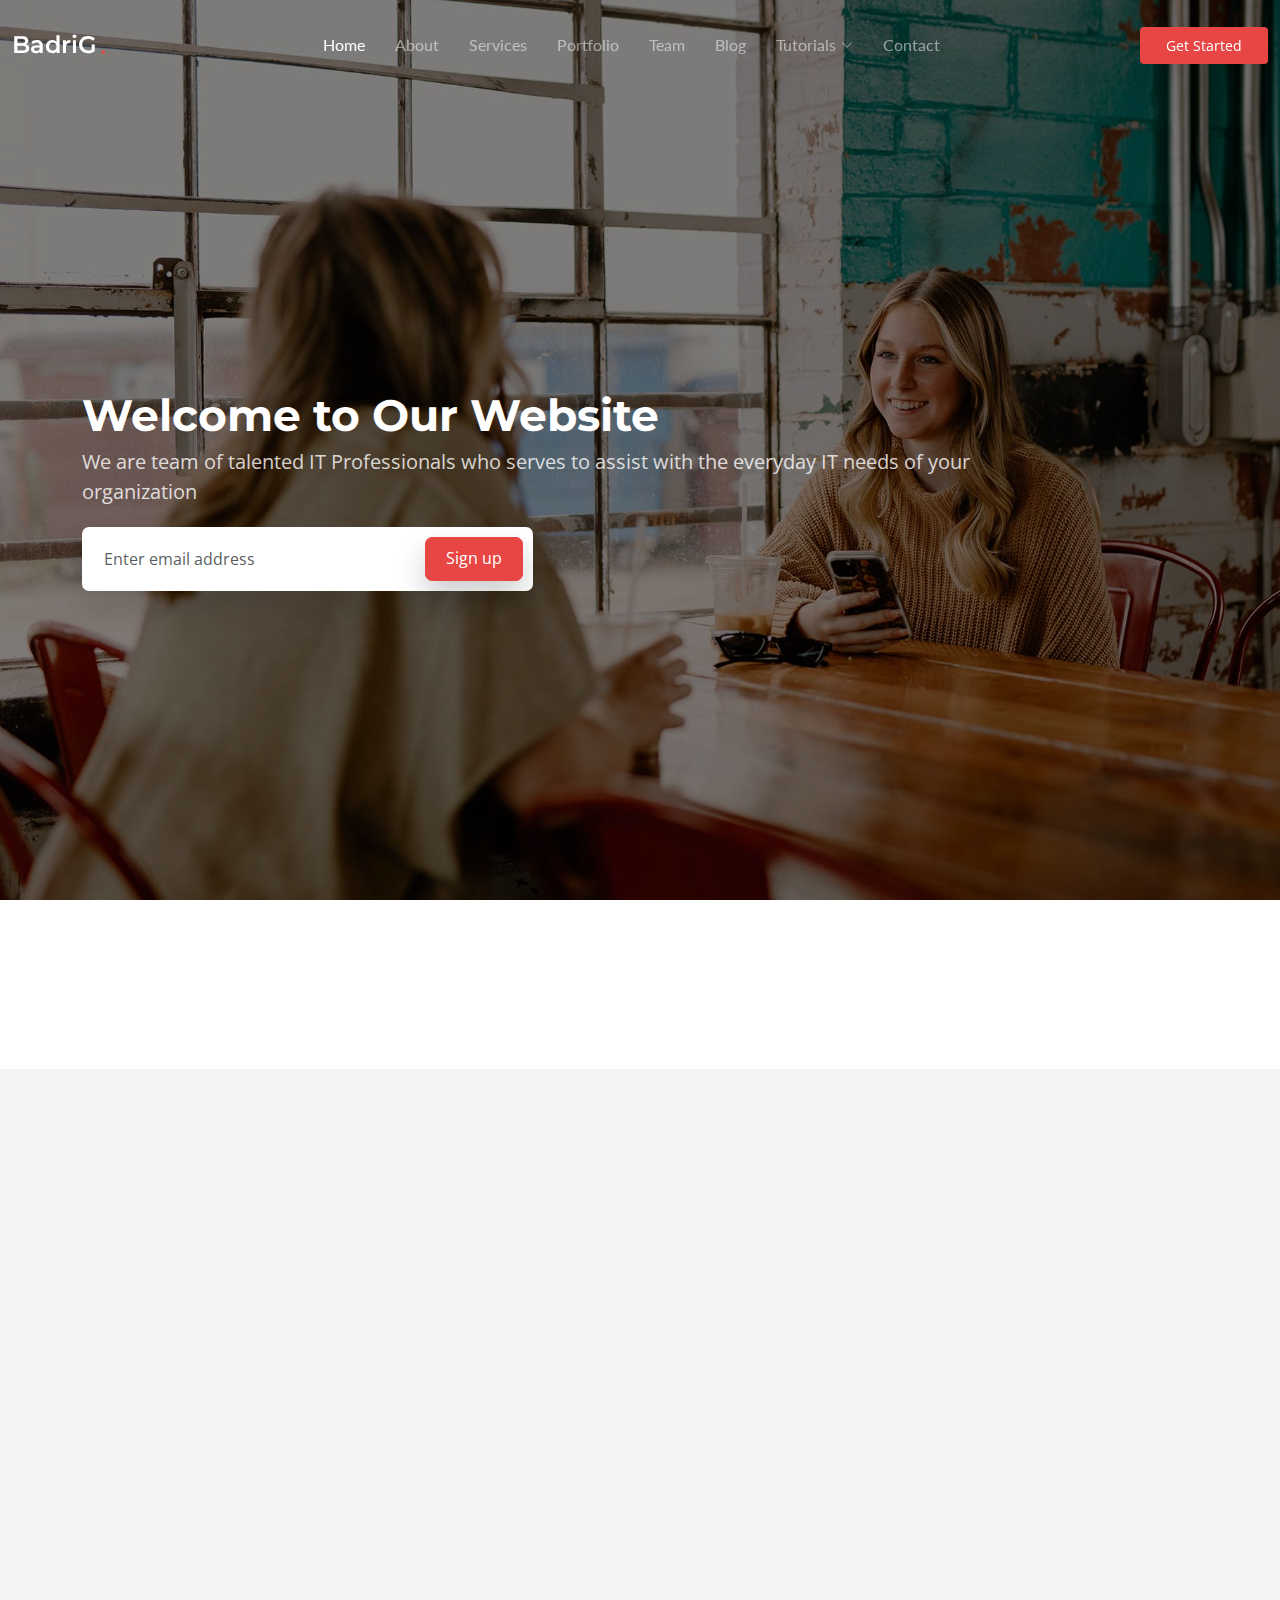
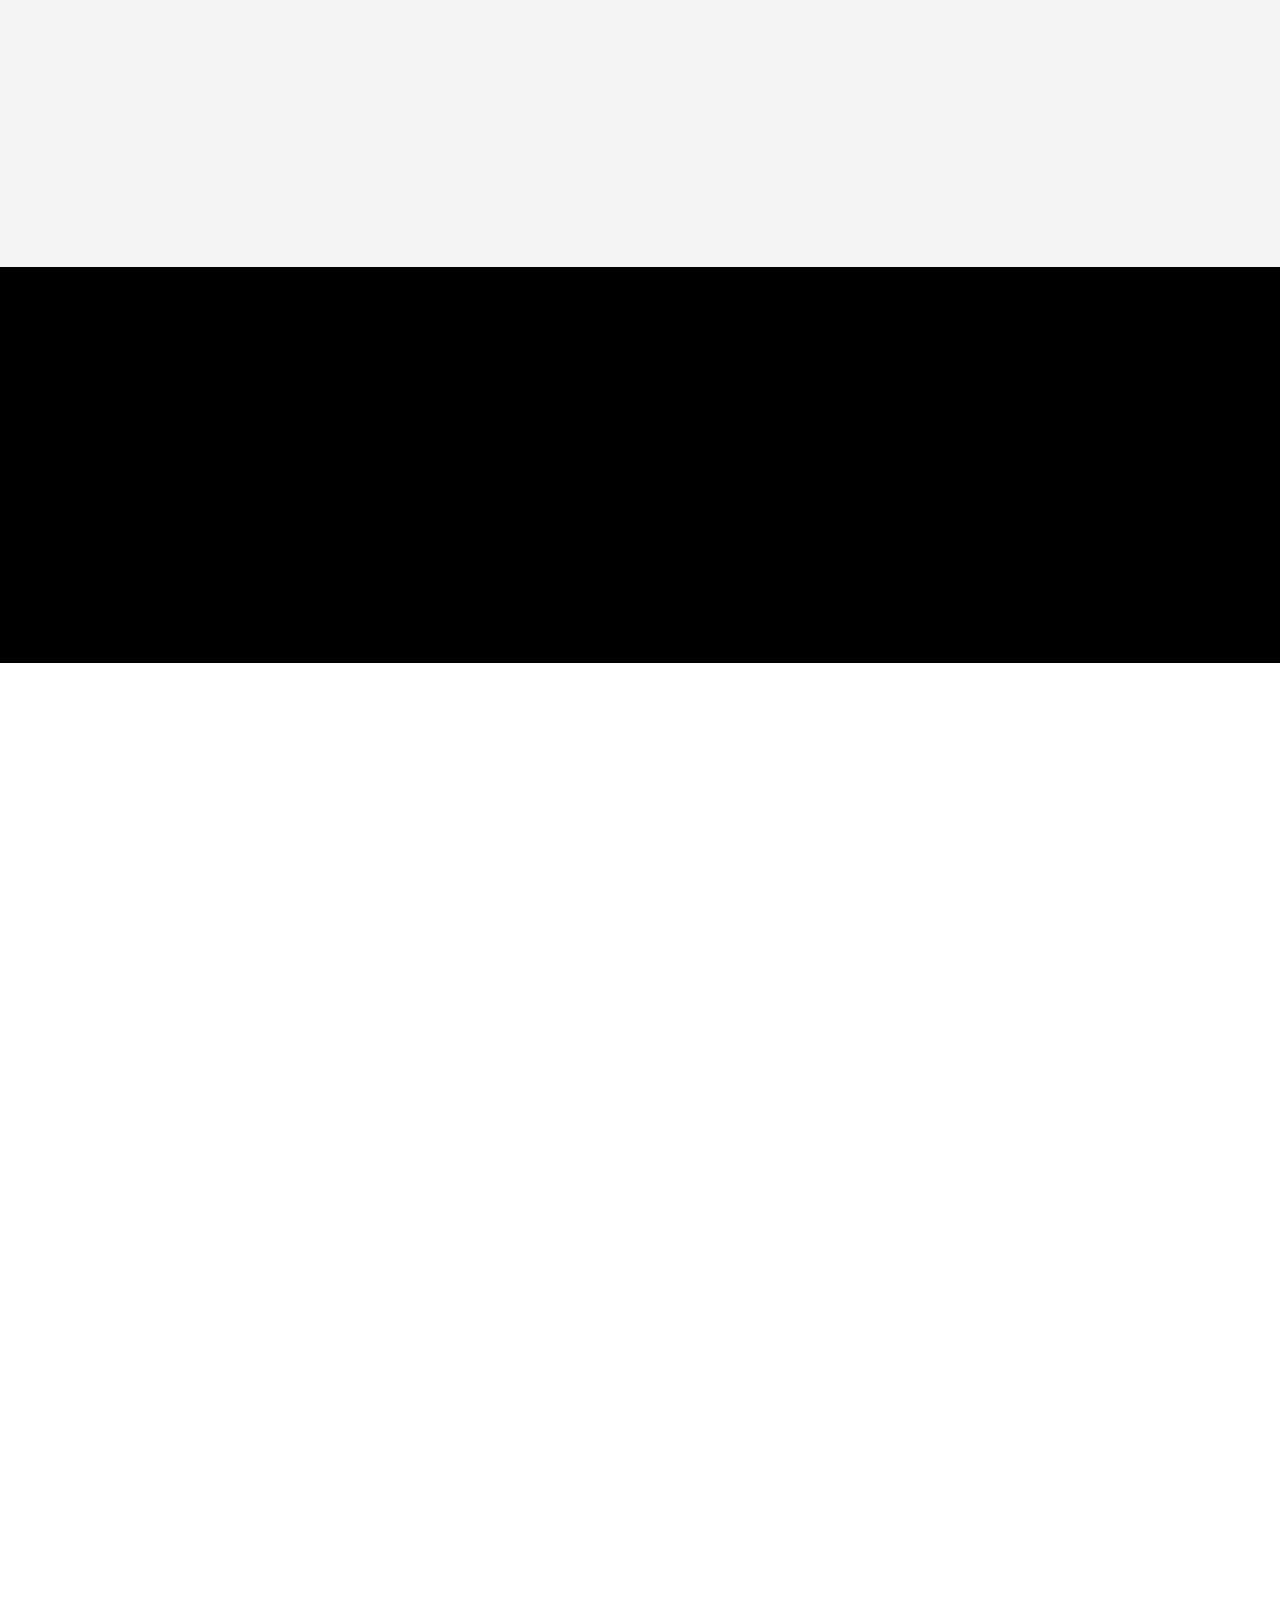
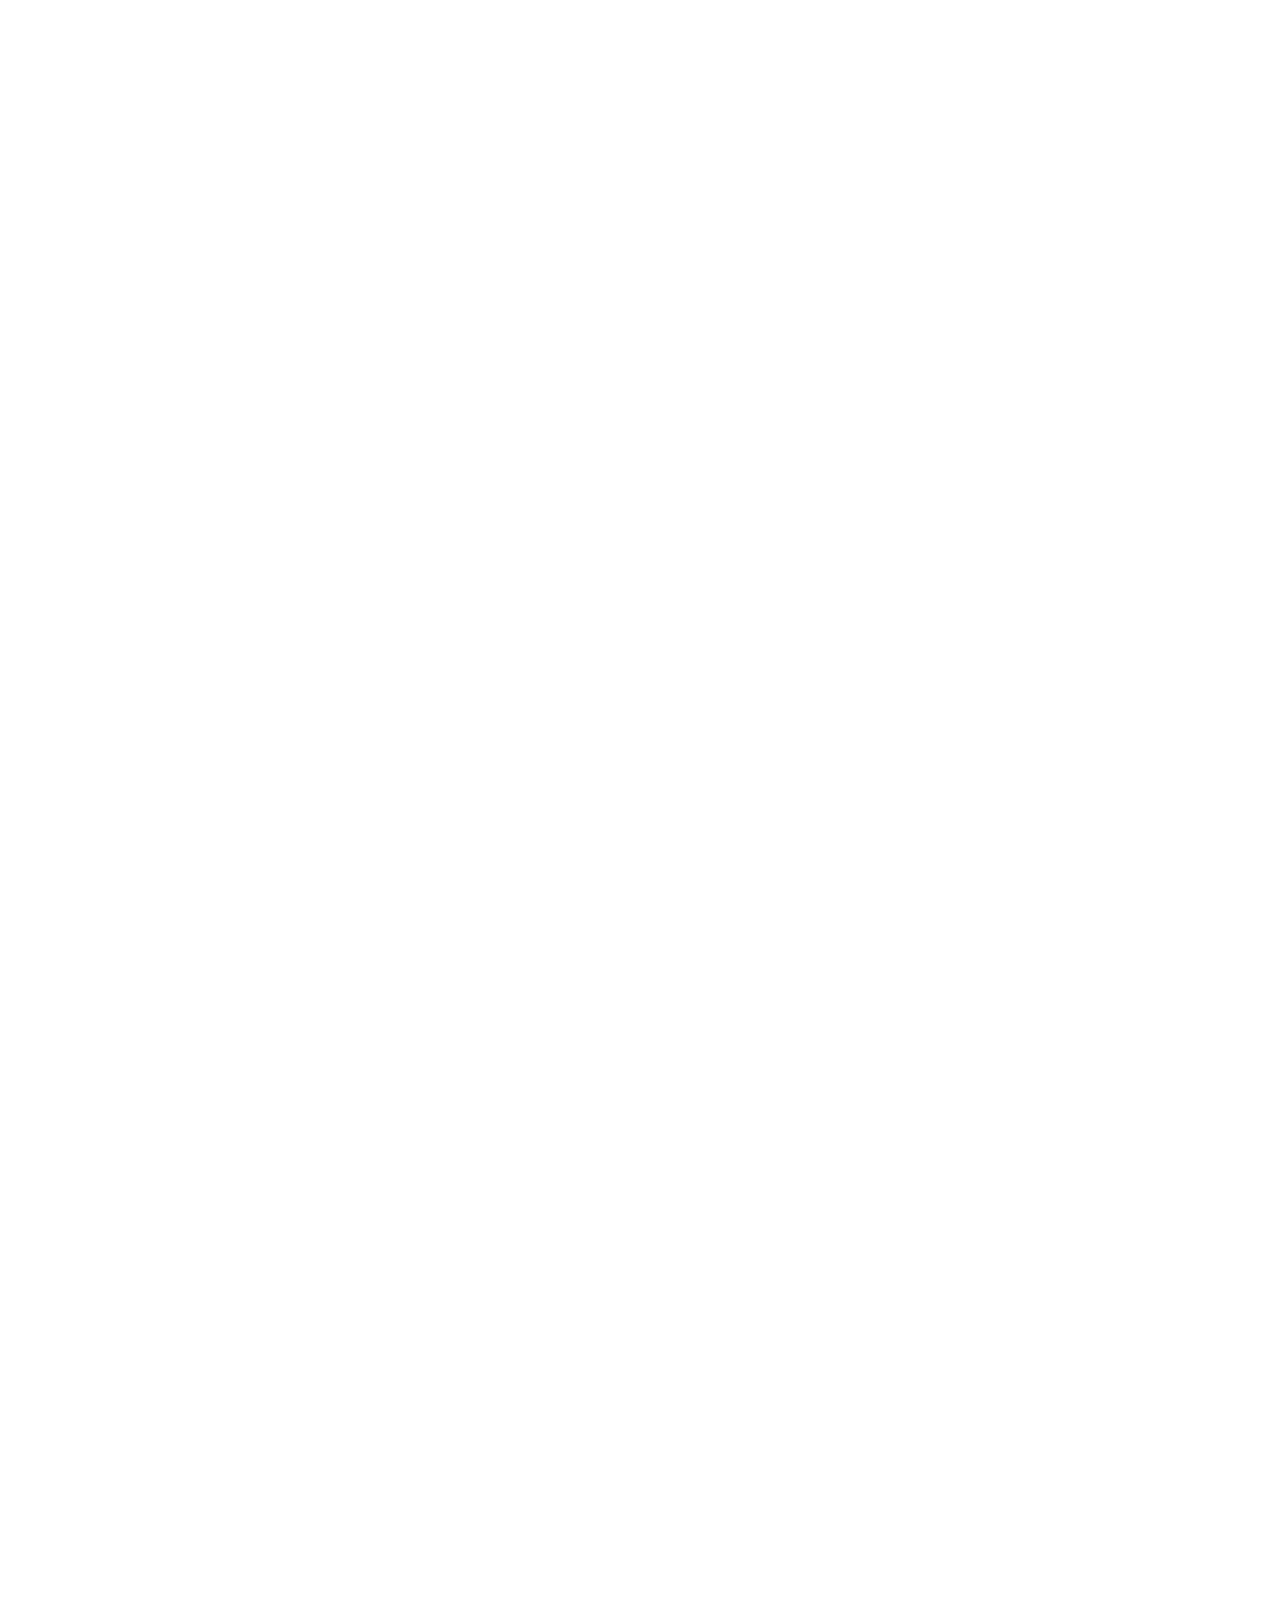
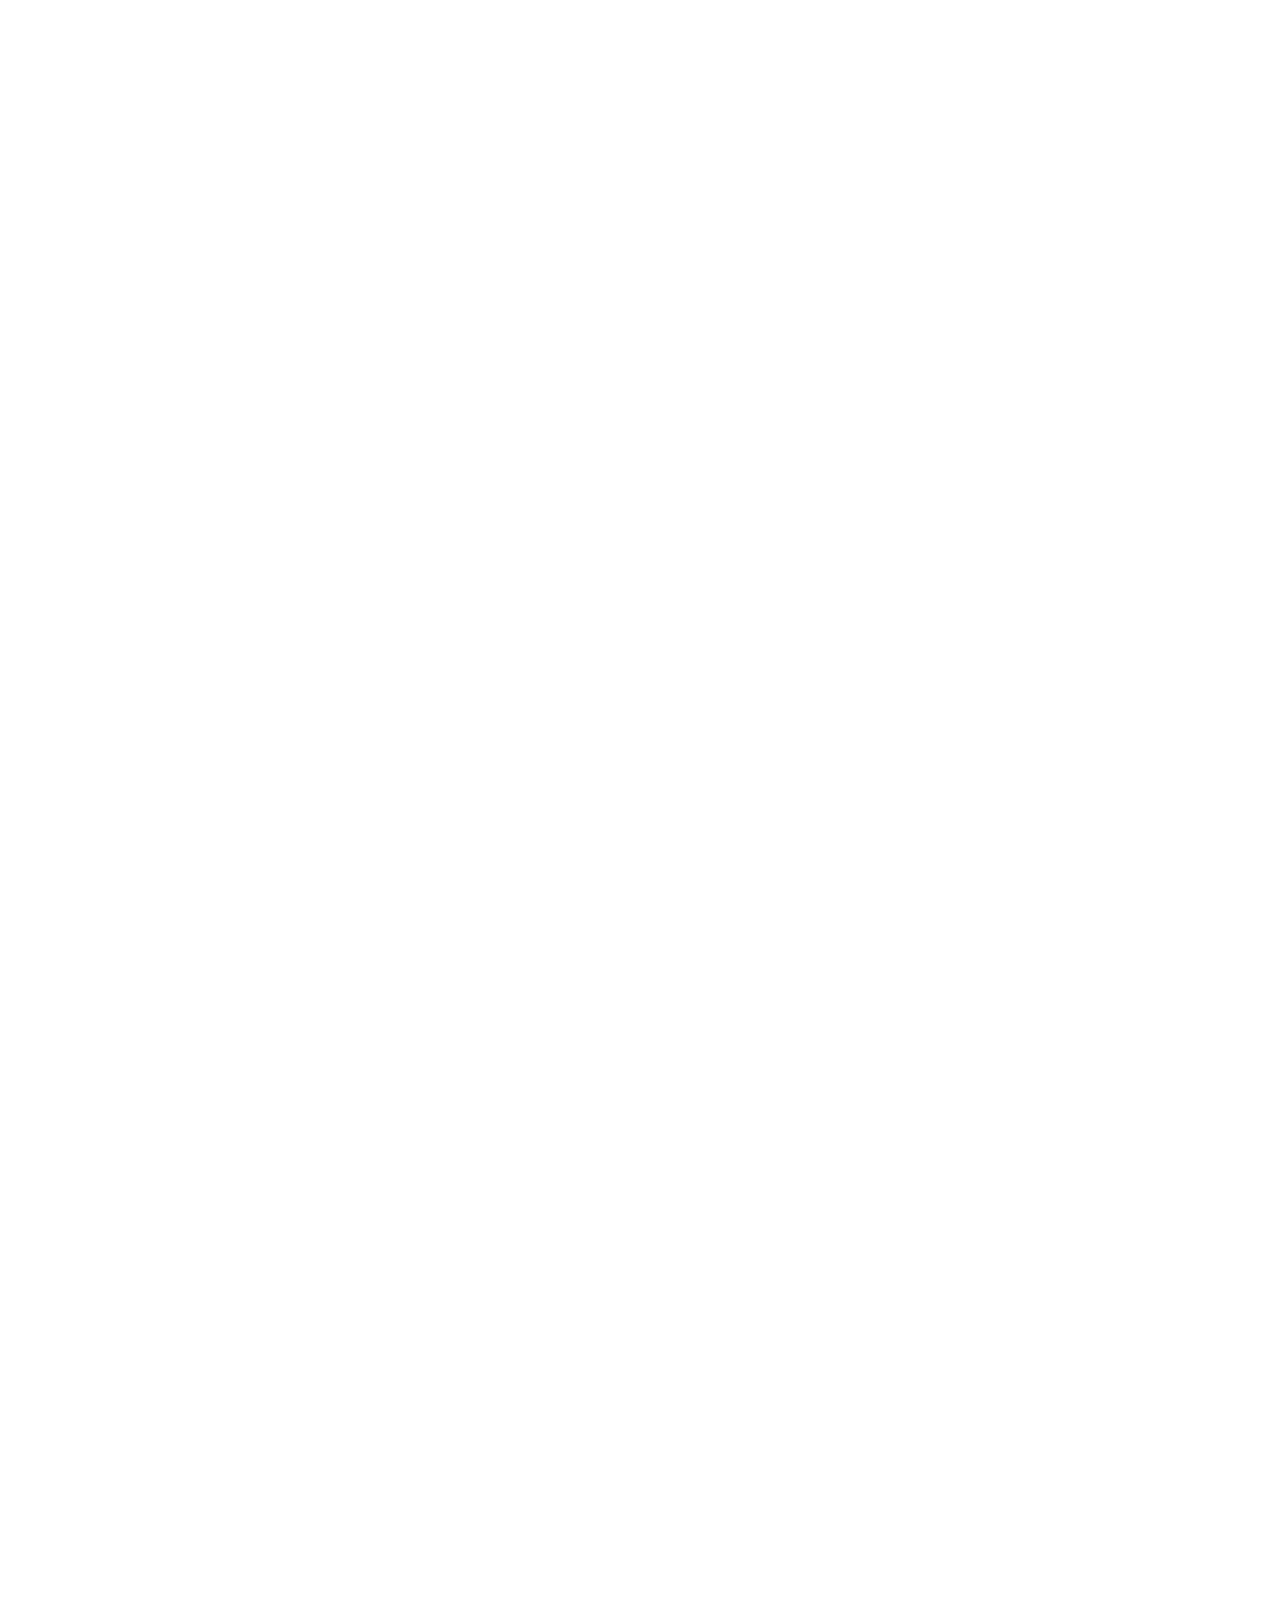
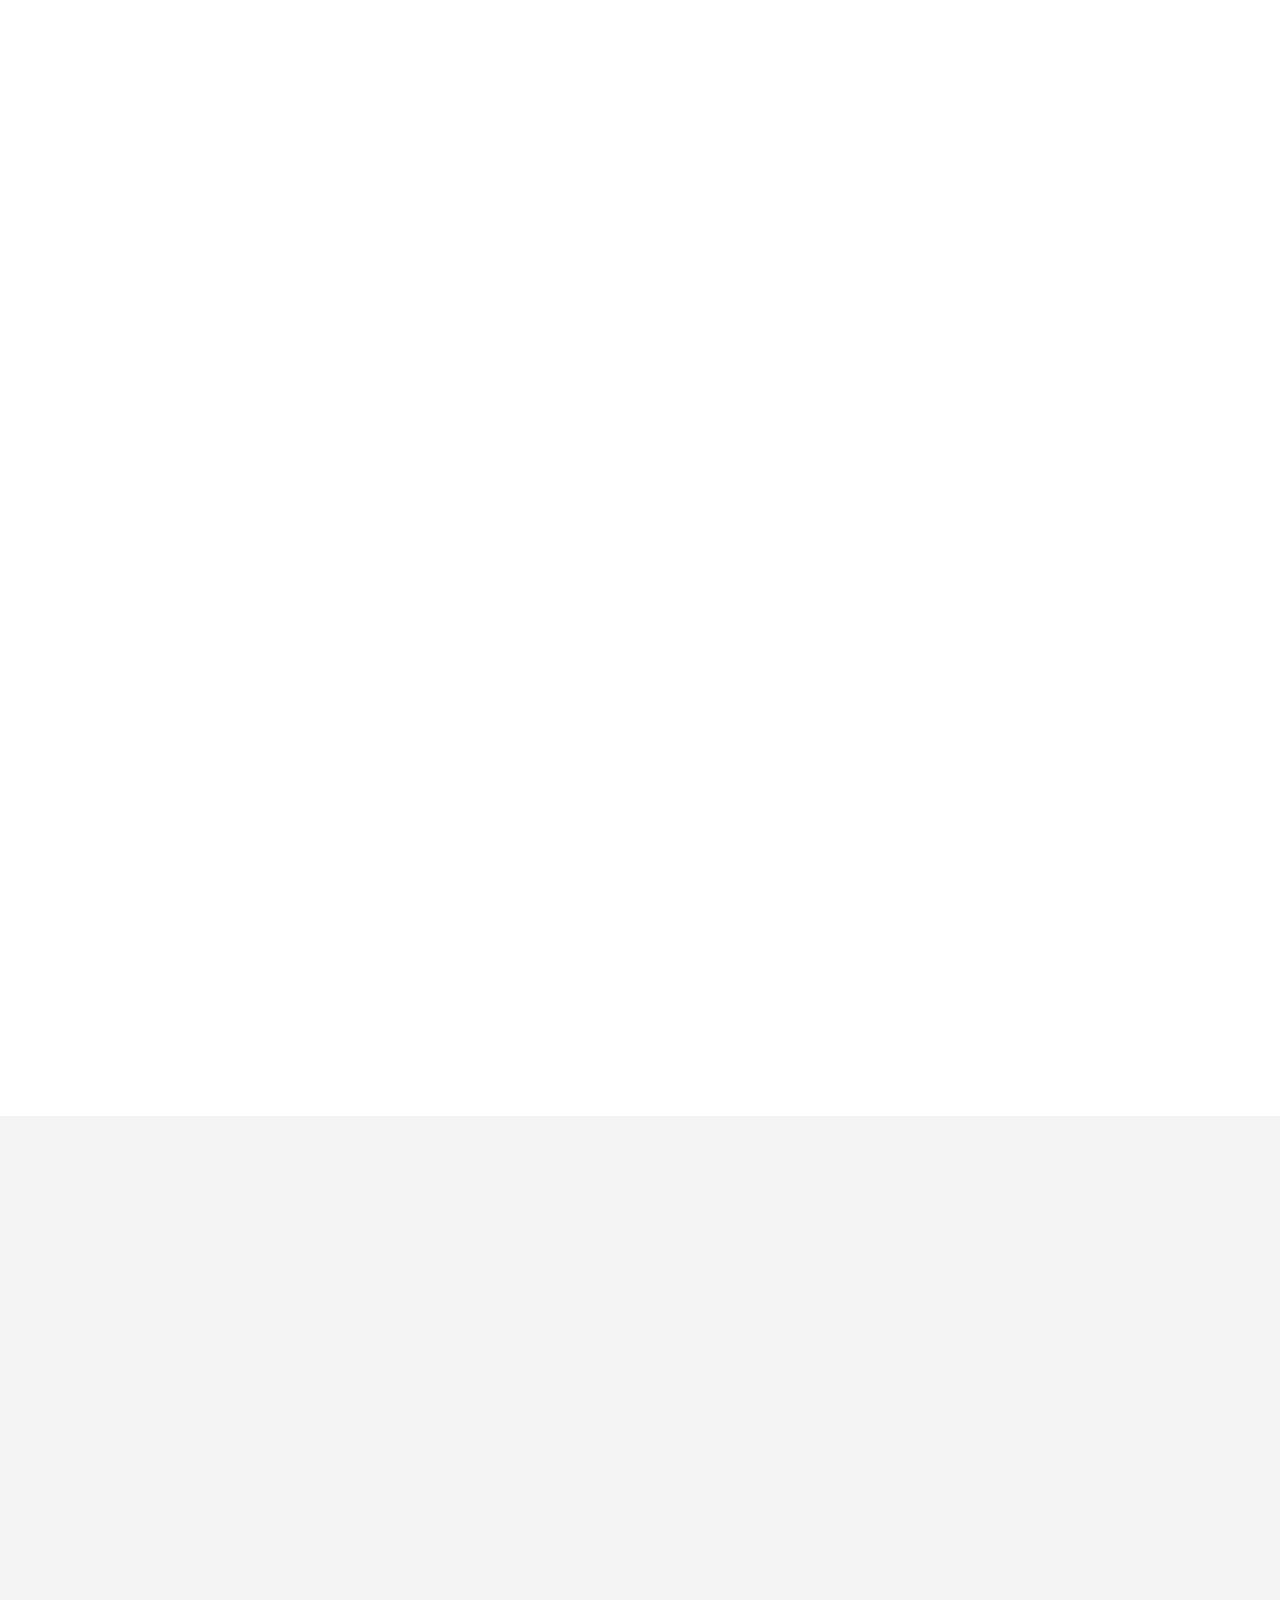
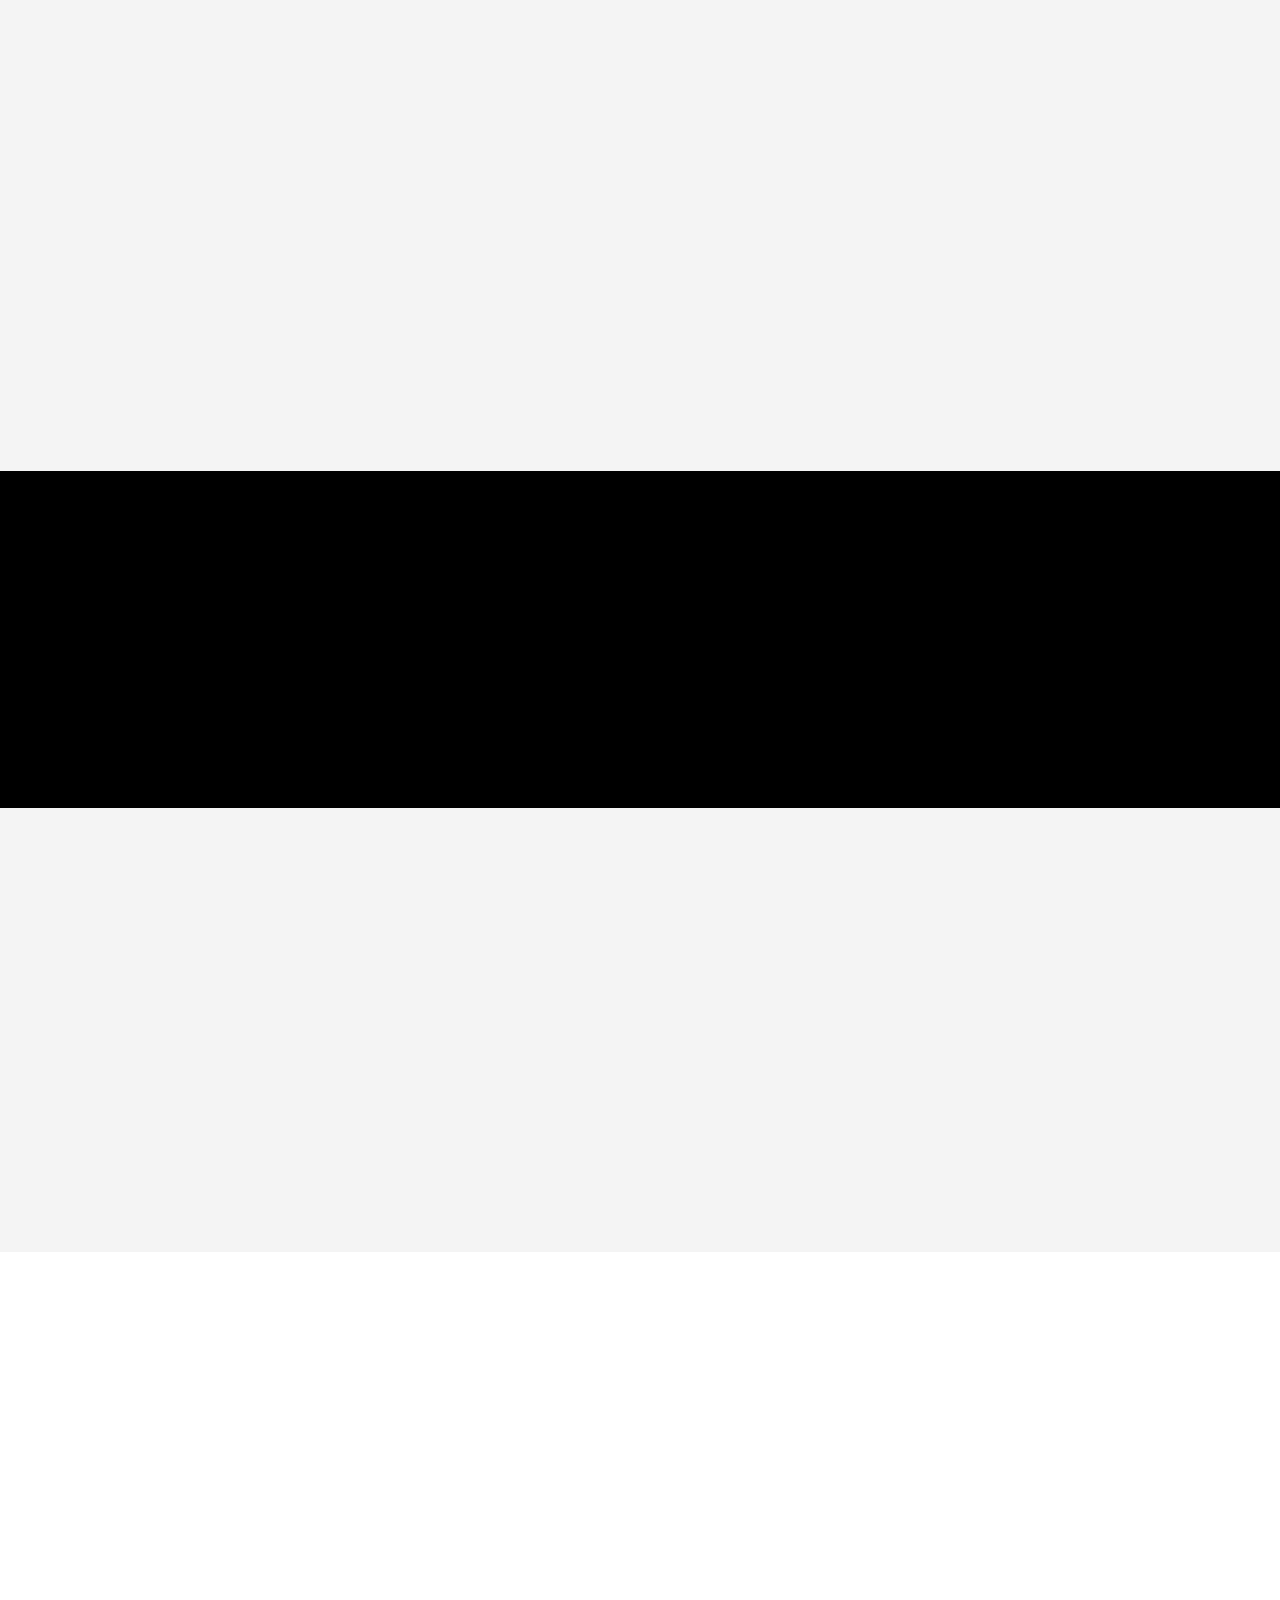
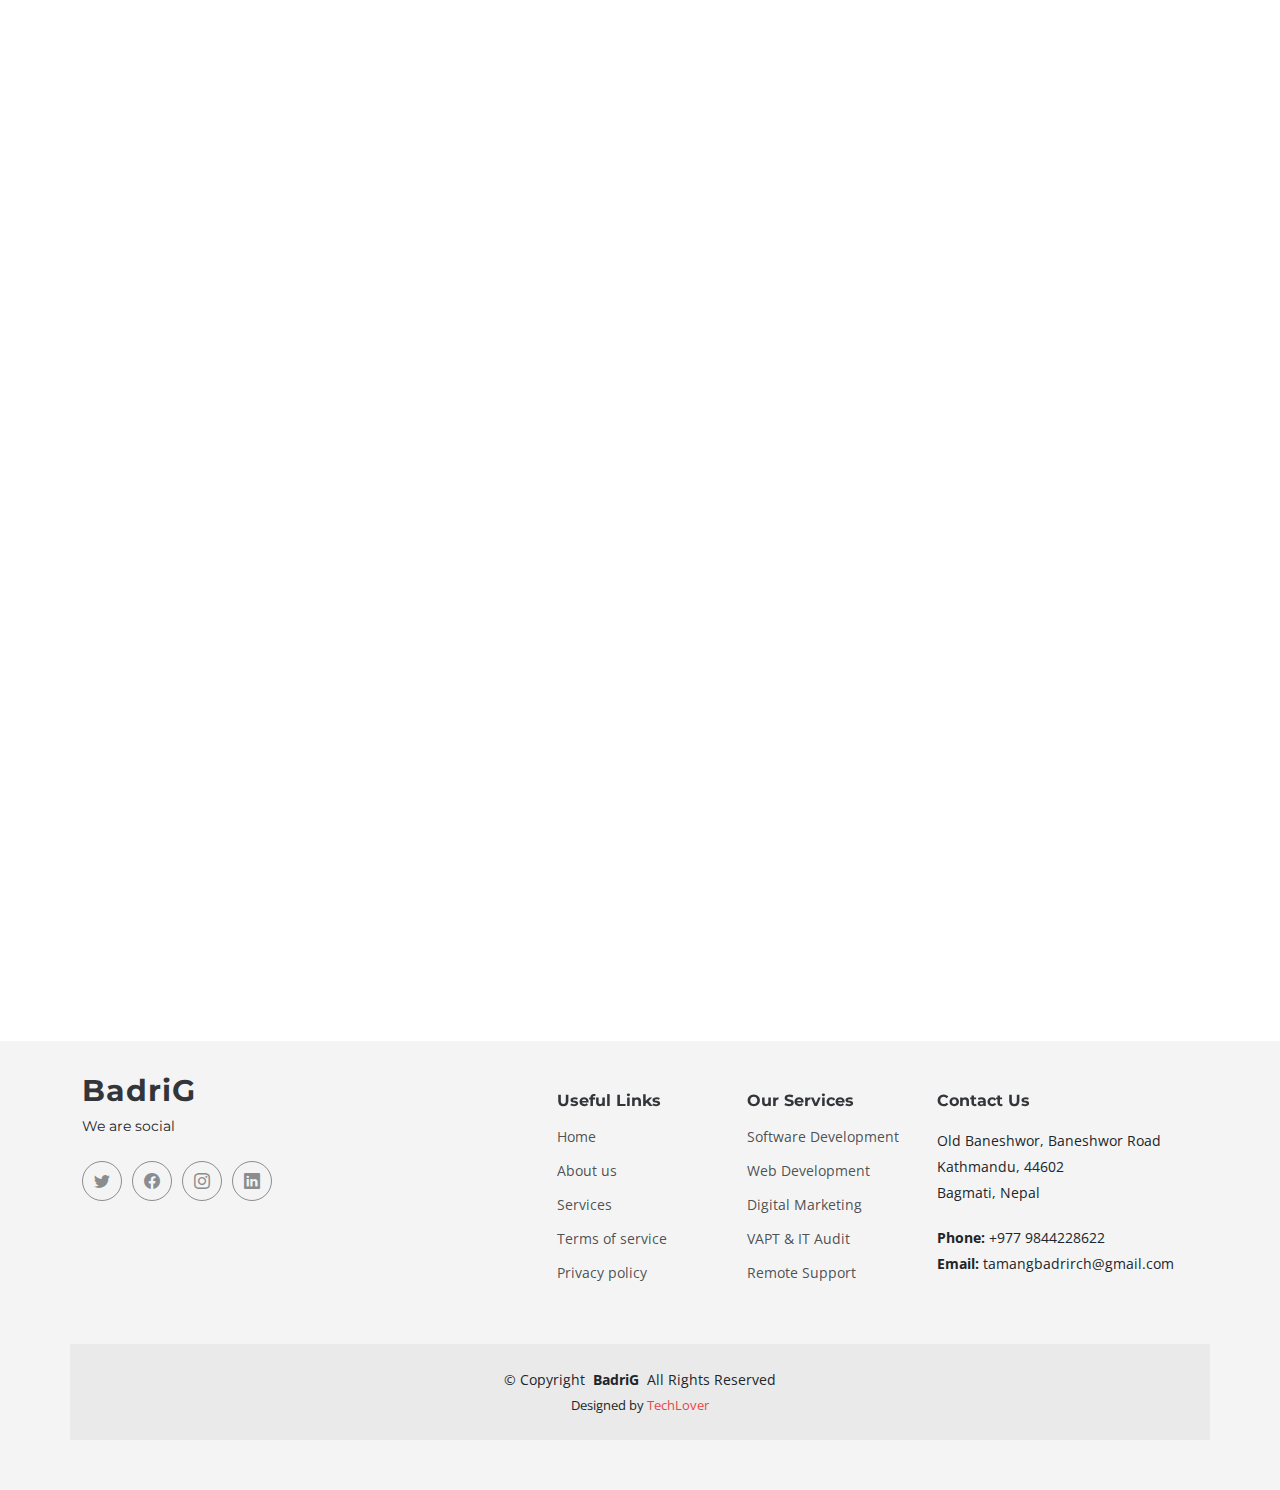
<file: index.html>
<!DOCTYPE html>
<html lang="en">

<head>
  <meta charset="utf-8">
  <meta content="width=device-width, initial-scale=1.0" name="viewport">

  <title>Badri G.</title>
  <meta content="" name="description">
  <meta content="" name="keywords">

  <!-- Favicons -->
  <link href="assets/img/favicon.png" rel="icon">
  <link href="assets/img/apple-touch-icon.png" rel="apple-touch-icon">

  <!-- Fonts -->
  <link href="https://fonts.googleapis.com" rel="preconnect">
  <link href="https://fonts.gstatic.com" rel="preconnect" crossorigin>
  <link href="https://fonts.googleapis.com/css2?family=Open+Sans:ital,wght@0,300;0,400;0,500;0,600;0,700;0,800;1,300;1,400;1,500;1,600;1,700;1,800&family=Montserrat:ital,wght@0,100;0,200;0,300;0,400;0,500;0,600;0,700;0,800;0,900;1,100;1,200;1,300;1,400;1,500;1,600;1,700;1,800;1,900&family=Lato:ital,wght@0,100;0,300;0,400;0,700;0,900;1,100;1,300;1,400;1,700;1,900&display=swap" rel="stylesheet">

  <!-- Vendor CSS Files -->
  <link href="assets/vendor/bootstrap/css/bootstrap.min.css" rel="stylesheet">
  <link href="assets/vendor/bootstrap-icons/bootstrap-icons.css" rel="stylesheet">
  <link href="assets/vendor/glightbox/css/glightbox.min.css" rel="stylesheet">
  <link href="assets/vendor/swiper/swiper-bundle.min.css" rel="stylesheet">
  <link href="assets/vendor/aos/aos.css" rel="stylesheet">

  <!-- Template Main CSS File -->
  <link href="assets/css/main.css" rel="stylesheet">

  <!-- =======================================================
  
  ======================================================== -->
</head>

<body class="index-page" data-bs-spy="scroll" data-bs-target="#navmenu">

  <!-- ======= Header ======= -->
  <header id="header" class="header fixed-top d-flex align-items-center">
    <div class="container-fluid d-flex align-items-center justify-content-between">

      <a href="index.html" class="logo d-flex align-items-center me-auto me-xl-0">
        <!-- Uncomment the line below if you also wish to use an image logo -->
        <!-- <img src="assets/img/logo.png" alt=""> -->
        <h1>BadriG</h1>
        <span>.</span>
      </a>

      <!-- Nav Menu -->
      <nav id="navmenu" class="navmenu">
        <ul>
          <li><a href="index.html#hero" class="active">Home</a></li>
          <li><a href="index.html#about">About</a></li>
          <li><a href="index.html#services">Services</a></li>
          <li><a href="index.html#portfolio">Portfolio</a></li>
          <li><a href="index.html#team">Team</a></li>
          <li><a href="blog.html">Blog</a></li>
          <li class="dropdown has-dropdown"><a href="#"><span>Tutorials</span> <i class="bi bi-chevron-down"></i></a>
            <ul class="dd-box-shadow">
              <li><a href="#">Cyber Security Solutions</a></li>
              <!-- <li class="dropdown has-dropdown"><a href="#"><span>Deep Dropdown</span> <i class="bi bi-chevron-down"></i></a>
                <ul class="dd-box-shadow">
                  <li><a href="#">Deep Dropdown 1</a></li>
                  <li><a href="#">Deep Dropdown 2</a></li>
                  <li><a href="#">Deep Dropdown 3</a></li>
                  <li><a href="#">Deep Dropdown 4</a></li>
                  <li><a href="#">Deep Dropdown 5</a></li>
                </ul>
              </li> -->
              <li><a href="#">Cloud Computing Solutions</a></li>
              <li><a href="#">Networking Solutions</a></li>
              <li><a href="#">Programming & Development</a></li>
            </ul>
          </li>
          <li><a href="index.html#contact">Contact</a></li>
        </ul>

        <i class="mobile-nav-toggle d-xl-none bi bi-list"></i>
      </nav><!-- End Nav Menu -->

      <a class="btn-getstarted" href="index.html#about">Get Started</a>

    </div>
  </header><!-- End Header -->

  <main id="main">

    <!-- Hero Section - Home Page -->
    <section id="hero" class="hero">

      <img src="assets/img/hero-bg.jpg" alt="" data-aos="fade-in">

      <div class="container">
        <div class="row">
          <div class="col-lg-10">
            <h2 data-aos="fade-up" data-aos-delay="100">Welcome to Our Website</h2>
            <p data-aos="fade-up" data-aos-delay="200">We are team of talented IT Professionals who serves to assist with the everyday IT needs of your organization</p>
          </div>
          <div class="col-lg-5">
            <form action="#" class="sign-up-form d-flex" data-aos="fade-up" data-aos-delay="300">
              <input type="text" class="form-control" placeholder="Enter email address">
              <input type="submit" class="btn btn-primary" value="Sign up">
            </form>
          </div>
        </div>
      </div>

    </section><!-- End Hero Section -->

    <!-- Clients Section - Home Page -->
    <section id="clients" class="clients">

      <div class="container-fluid" data-aos="fade-up">

        <div class="row gy-4">

          <div class="col-xl-2 col-md-3 col-6 client-logo">
            <img src="assets/img/clients/client-1.png" class="img-fluid" alt="">
          </div><!-- End Client Item -->

          <div class="col-xl-2 col-md-3 col-6 client-logo">
            <img src="assets/img/clients/client-2.png" class="img-fluid" alt="">
          </div><!-- End Client Item -->

          <div class="col-xl-2 col-md-3 col-6 client-logo">
            <img src="assets/img/clients/client-3.png" class="img-fluid" alt="">
          </div><!-- End Client Item -->

          <div class="col-xl-2 col-md-3 col-6 client-logo">
            <img src="assets/img/clients/client-4.png" class="img-fluid" alt="">
          </div><!-- End Client Item -->

          <div class="col-xl-2 col-md-3 col-6 client-logo">
            <img src="assets/img/clients/client-5.png" class="img-fluid" alt="">
          </div><!-- End Client Item -->

          <div class="col-xl-2 col-md-3 col-6 client-logo">
            <img src="assets/img/clients/client-6.png" class="img-fluid" alt="">
          </div><!-- End Client Item -->

        </div>

      </div>

    </section><!-- End Clients Section -->

    <!-- About Section - Home Page -->
    <section id="about" class="about">

      <div class="container" data-aos="fade-up" data-aos-delay="100">
        <div class="row align-items-xl-center gy-5">

          <div class="col-xl-5 content">
            <h3>About Us</h3>
            <h2>Focus on your business, let hassle of IT for us.</h2>
            <p>We aim to fulfill your everyday IT needs. You can Forget everything & dial our numbers, we will take care of every IT requirement for you and your organization. Thats our assurance!  </p>
            <a href="#" class="read-more"><span>Read More</span><i class="bi bi-arrow-right"></i></a>
          </div>

          <div class="col-xl-7">
            <div class="row gy-4 icon-boxes">

              <div class="col-md-6" data-aos="fade-up" data-aos-delay="200">
                <div class="icon-box">
                  <i class="bi bi-buildings"></i>
                  <h3>Eius provident</h3>
                  <p>Magni repellendus vel ullam hic officia accusantium ipsa dolor omnis dolor voluptatem</p>
                </div>
              </div> <!-- End Icon Box -->

              <div class="col-md-6" data-aos="fade-up" data-aos-delay="300">
                <div class="icon-box">
                  <i class="bi bi-clipboard-pulse"></i>
                  <h3>Rerum aperiam</h3>
                  <p>Autem saepe animi et aut aspernatur culpa facere. Rerum saepe rerum voluptates quia</p>
                </div>
              </div> <!-- End Icon Box -->

              <div class="col-md-6" data-aos="fade-up" data-aos-delay="400">
                <div class="icon-box">
                  <i class="bi bi-command"></i>
                  <h3>Veniam omnis</h3>
                  <p>Omnis perferendis molestias culpa sed. Recusandae quas possimus. Quod consequatur corrupti</p>
                </div>
              </div> <!-- End Icon Box -->

              <div class="col-md-6" data-aos="fade-up" data-aos-delay="500">
                <div class="icon-box">
                  <i class="bi bi-graph-up-arrow"></i>
                  <h3>Delares sapiente</h3>
                  <p>Sint et dolor voluptas minus possimus nostrum. Reiciendis commodi eligendi omnis quideme lorenda</p>
                </div>
              </div> <!-- End Icon Box -->

            </div>
          </div>

        </div>
      </div>

    </section><!-- End About Section -->

    <!-- Stats Section - Home Page -->
    <section id="stats" class="stats">

      <img src="assets/img/stats-bg.jpg" alt="" data-aos="fade-in">

      <div class="container position-relative" data-aos="fade-up" data-aos-delay="100">

        <div class="row gy-4">

          <div class="col-lg-3 col-md-6">
            <div class="stats-item text-center w-100 h-100">
              <span data-purecounter-start="0" data-purecounter-end="232" data-purecounter-duration="1" class="purecounter"></span>
              <p>Clients</p>
            </div>
          </div><!-- End Stats Item -->

          <div class="col-lg-3 col-md-6">
            <div class="stats-item text-center w-100 h-100">
              <span data-purecounter-start="0" data-purecounter-end="521" data-purecounter-duration="1" class="purecounter"></span>
              <p>Projects</p>
            </div>
          </div><!-- End Stats Item -->

          <div class="col-lg-3 col-md-6">
            <div class="stats-item text-center w-100 h-100">
              <span data-purecounter-start="0" data-purecounter-end="1453" data-purecounter-duration="1" class="purecounter"></span>
              <p>Hours Of Support</p>
            </div>
          </div><!-- End Stats Item -->

          <div class="col-lg-3 col-md-6">
            <div class="stats-item text-center w-100 h-100">
              <span data-purecounter-start="0" data-purecounter-end="32" data-purecounter-duration="1" class="purecounter"></span>
              <p>Workers</p>
            </div>
          </div><!-- End Stats Item -->

        </div>

      </div>

    </section><!-- End Stats Section -->

    <!-- Services Section - Home Page -->
    <section id="services" class="services">

      <!--  Section Title -->
      <div class="container section-title" data-aos="fade-up">
        <h2>Services</h2>
        <p>We offer cutting edge IT solution services with world class standards </p>
      </div><!-- End Section Title -->

      <div class="container">

        <div class="row gy-4">

          <div class="col-lg-6 " data-aos="fade-up" data-aos-delay="100">
            <div class="service-item d-flex">
              <div class="icon flex-shrink-0"><i class="bi bi-briefcase"></i></div>
              <div>
                <h4 class="title"><a href="services-details.html" class="stretched-link">Tech Support</a></h4>
                <p class="description">On demand tech support: you can take support when needed only. Remote support: 365, 24x7 Remote IT Support from IT specialists. AMC Supports: We offer Annual maintenance contract as well. We have online & offline plans to suit your various tech support requirements</p>
              </div>
            </div>
          </div>
          <!-- End Service Item -->

          <div class="col-lg-6 " data-aos="fade-up" data-aos-delay="200">
            <div class="service-item d-flex">
              <div class="icon flex-shrink-0"><i class="bi bi-card-checklist"></i></div>
              <div>
                <h4 class="title"><a href="services-details.html" class="stretched-link">IT Consulting</a></h4>
                <p class="description">We can talk with coffee where we'll listen your requirements and give you a perfect guidance & best solution which saves & time, money & effort within the last sip of coffee. We don't sell the products, we give you solutions Excited?</p>
              </div>
            </div>
          </div><!-- End Service Item -->

          <div class="col-lg-6 " data-aos="fade-up" data-aos-delay="300">
            <div class="service-item d-flex">
              <div class="icon flex-shrink-0"><i class="bi bi-bar-chart"></i></div>
              <div>
                <h4 class="title"><a href="services-details.html" class="stretched-link">IT Trainings</a></h4>
                <p class="description">Be the basic awareness Or digital literacy training or the corporate one, our experienced, highly skilled trainers are always there for you. Various trainings topics may include: IT Operations, Cloud Computing, Cyber Security, Accounting, Compliance, Business Intelligence, IT Sales, Digital Marketing & Much more..Just give us a missed call/viber/whatsapp at 9844228622 and we will get back to you</p>
              </div>
            </div>
          </div><!-- End Service Item -->

          <div class="col-lg-6 " data-aos="fade-up" data-aos-delay="400">
            <div class="service-item d-flex">
              <div class="icon flex-shrink-0"><i class="bi bi-binoculars"></i></div>
              <div>
                <h4 class="title"><a href="services-details.html" class="stretched-link">Freelancing</a></h4>
                <p class="description">We can hire our team for freelancing work as well. For various IT needs, our disciplined, hardworking, puntual & well trained, skilled IT professionals are open for freelance. You can directly contact us through +9779844228622(whatsapp/viber)/email or connect us through Linked in here: https://www.linkedin.com/in/badri-tamang-577854200/ and upwork here:https://www.upwork.com/freelancers/~0170e2c2a815453727 </p>
              </div>
            </div>
          </div><!-- End Service Item -->

          <div class="col-lg-6 " data-aos="fade-up" data-aos-delay="500">
            <div class="service-item d-flex">
              <div class="icon flex-shrink-0"><i class="bi bi-brightness-high"></i></div>
              <div>
                <h4 class="title"><a href="services-details.html" class="stretched-link">Cyber Security Solutions</a></h4>
                <p class="description">Are you hacked? We are here for digital forensic support. Do you want to minimize the Cyber Security Loss? We can provide the Cyber Insurance Service for the very first time in the history of Nepal. VAPT Solutions, IS Audit & various cyber security services. Products we sell & manage: Firewalls, SIEM Solutions, Antivirus, HIDS, NIDS etc </p>
              </div>
            </div>
          </div><!-- End Service Item -->

          <div class="col-lg-6 " data-aos="fade-up" data-aos-delay="600">
            <div class="service-item d-flex">
              <div class="icon flex-shrink-0"><i class="bi bi-calendar4-week"></i></div>
              <div>
                <h4 class="title"><a href="services-details.html" class="stretched-link">Automation & Smart Systems</a></h4>
                <p class="description">We are living in the AI age & smart world. So, for smart home & office automation solutions, you can rely on us from e-attendance, gate unlocking, gps tracking, video door phones, Hotspot services, smart home solutions & much more` </p>
              </div>
            </div>
          </div><!-- End Service Item -->

        </div>

      </div>

    </section><!-- End Services Section -->

    <!-- Features Section - Home Page -->
    <section id="features" class="features">

      <!--  Section Title -->
      <div class="container section-title" data-aos="fade-up">
        <h2>Features</h2>
        <p>Necessitatibus eius consequatur ex aliquid fuga eum quidem sint consectetur velit</p>
      </div><!-- End Section Title -->

      <div class="container">

        <div class="row gy-4 align-items-center features-item">
          <div class="col-lg-5 order-2 order-lg-1" data-aos="fade-up" data-aos-delay="200">
            <h3>Corporis temporibus maiores provident</h3>
            <p>
              Ullamco laboris nisi ut aliquip ex ea commodo consequat. Duis aute irure dolor in reprehenderit in voluptate
              velit esse cillum dolore eu fugiat nulla pariatur. Excepteur sint occaecat cupidatat non proident.
            </p>
            <a href="#" class="btn btn-get-started">Get Started</a>
          </div>
          <div class="col-lg-7 order-1 order-lg-2 d-flex align-items-center" data-aos="zoom-out" data-aos-delay="100">
            <div class="image-stack">
              <img src="assets/img/features-light-1.jpg" alt="" class="stack-front">
              <img src="assets/img/features-light-2.jpg" alt="" class="stack-back">
            </div>
          </div>
        </div><!-- Features Item -->

        <div class="row gy-4 align-items-stretch justify-content-between features-item ">
          <div class="col-lg-6 d-flex align-items-center features-img-bg" data-aos="zoom-out">
            <img src="assets/img/features-light-3.jpg" class="img-fluid" alt="">
          </div>
          <div class="col-lg-5 d-flex justify-content-center flex-column" data-aos="fade-up">
            <h3>Sunt consequatur ad ut est nulla</h3>
            <p>Cupiditate placeat cupiditate placeat est ipsam culpa. Delectus quia minima quod. Sunt saepe odit aut quia voluptatem hic voluptas dolor doloremque.</p>
            <ul>
              <li><i class="bi bi-check"></i> <span>Ullamco laboris nisi ut aliquip ex ea commodo consequat.</span></li>
              <li><i class="bi bi-check"></i><span> Duis aute irure dolor in reprehenderit in voluptate velit.</span></li>
              <li><i class="bi bi-check"></i> <span>Facilis ut et voluptatem aperiam. Autem soluta ad fugiat</span>.</li>
            </ul>
            <a href="#" class="btn btn-get-started align-self-start">Get Started</a>
          </div>
        </div><!-- Features Item -->

      </div>

    </section><!-- End Features Section -->

    <!-- Portfolio Section - Home Page -->
    <section id="portfolio" class="portfolio">

      <!--  Section Title -->
      <div class="container section-title" data-aos="fade-up">
        <h2>Portfolio</h2>
        <p> {Beleivers, Doers & Achievers are here}</p>
      </div><!-- End Section Title -->

      <div class="container">

        <div class="isotope-layout" data-default-filter="*" data-layout="masonry" data-sort="original-order">

          <ul class="portfolio-filters isotope-filters" data-aos="fade-up" data-aos-delay="100">
            <li data-filter="*" class="filter-active">All</li>
            <li data-filter=".filter-app">App</li>
            <li data-filter=".filter-product">Card</li>
            <li data-filter=".filter-branding">Web</li>
          </ul><!-- End Portfolio Filters -->

          <div class="row gy-4 isotope-container" data-aos="fade-up" data-aos-delay="200">

            <div class="col-lg-4 col-md-6 portfolio-item isotope-item filter-app">
              <img src="assets/img/masonry-portfolio/masonry-portfolio-1.jpg" class="img-fluid" alt="">
              <div class="portfolio-info">
                <h4>App 1</h4>
                <p>Lorem ipsum, dolor sit</p>
                <a href="assets/img/masonry-portfolio/masonry-portfolio-1.jpg" title="App 1" data-gallery="portfolio-gallery-app" class="glightbox preview-link"><i class="bi bi-zoom-in"></i></a>
                <a href="portfolio-details.html" title="More Details" class="details-link"><i class="bi bi-link-45deg"></i></a>
              </div>
            </div><!-- End Portfolio Item -->

            <div class="col-lg-4 col-md-6 portfolio-item isotope-item filter-product">
              <img src="assets/img/masonry-portfolio/masonry-portfolio-2.jpg" class="img-fluid" alt="">
              <div class="portfolio-info">
                <h4>Product 1</h4>
                <p>Lorem ipsum, dolor sit</p>
                <a href="assets/img/masonry-portfolio/masonry-portfolio-2.jpg" title="Product 1" data-gallery="portfolio-gallery-product" class="glightbox preview-link"><i class="bi bi-zoom-in"></i></a>
                <a href="portfolio-details.html" title="More Details" class="details-link"><i class="bi bi-link-45deg"></i></a>
              </div>
            </div><!-- End Portfolio Item -->

            <div class="col-lg-4 col-md-6 portfolio-item isotope-item filter-branding">
              <img src="assets/img/masonry-portfolio/masonry-portfolio-3.jpg" class="img-fluid" alt="">
              <div class="portfolio-info">
                <h4>Branding 1</h4>
                <p>Lorem ipsum, dolor sit</p>
                <a href="assets/img/masonry-portfolio/masonry-portfolio-3.jpg" title="Branding 1" data-gallery="portfolio-gallery-branding" class="glightbox preview-link"><i class="bi bi-zoom-in"></i></a>
                <a href="portfolio-details.html" title="More Details" class="details-link"><i class="bi bi-link-45deg"></i></a>
              </div>
            </div><!-- End Portfolio Item -->

            <div class="col-lg-4 col-md-6 portfolio-item isotope-item filter-app">
              <img src="assets/img/masonry-portfolio/masonry-portfolio-4.jpg" class="img-fluid" alt="">
              <div class="portfolio-info">
                <h4>App 2</h4>
                <p>Lorem ipsum, dolor sit</p>
                <a href="assets/img/masonry-portfolio/masonry-portfolio-4.jpg" title="App 2" data-gallery="portfolio-gallery-app" class="glightbox preview-link"><i class="bi bi-zoom-in"></i></a>
                <a href="portfolio-details.html" title="More Details" class="details-link"><i class="bi bi-link-45deg"></i></a>
              </div>
            </div><!-- End Portfolio Item -->

            <div class="col-lg-4 col-md-6 portfolio-item isotope-item filter-product">
              <img src="assets/img/masonry-portfolio/masonry-portfolio-5.jpg" class="img-fluid" alt="">
              <div class="portfolio-info">
                <h4>Product 2</h4>
                <p>Lorem ipsum, dolor sit</p>
                <a href="assets/img/masonry-portfolio/masonry-portfolio-5.jpg" title="Product 2" data-gallery="portfolio-gallery-product" class="glightbox preview-link"><i class="bi bi-zoom-in"></i></a>
                <a href="portfolio-details.html" title="More Details" class="details-link"><i class="bi bi-link-45deg"></i></a>
              </div>
            </div><!-- End Portfolio Item -->

            <div class="col-lg-4 col-md-6 portfolio-item isotope-item filter-branding">
              <img src="assets/img/masonry-portfolio/masonry-portfolio-6.jpg" class="img-fluid" alt="">
              <div class="portfolio-info">
                <h4>Branding 2</h4>
                <p>Lorem ipsum, dolor sit</p>
                <a href="assets/img/masonry-portfolio/masonry-portfolio-6.jpg" title="Branding 2" data-gallery="portfolio-gallery-branding" class="glightbox preview-link"><i class="bi bi-zoom-in"></i></a>
                <a href="portfolio-details.html" title="More Details" class="details-link"><i class="bi bi-link-45deg"></i></a>
              </div>
            </div><!-- End Portfolio Item -->

            <div class="col-lg-4 col-md-6 portfolio-item isotope-item filter-app">
              <img src="assets/img/masonry-portfolio/masonry-portfolio-7.jpg" class="img-fluid" alt="">
              <div class="portfolio-info">
                <h4>App 3</h4>
                <p>Lorem ipsum, dolor sit</p>
                <a href="assets/img/masonry-portfolio/masonry-portfolio-7.jpg" title="App 3" data-gallery="portfolio-gallery-app" class="glightbox preview-link"><i class="bi bi-zoom-in"></i></a>
                <a href="portfolio-details.html" title="More Details" class="details-link"><i class="bi bi-link-45deg"></i></a>
              </div>
            </div><!-- End Portfolio Item -->

            <div class="col-lg-4 col-md-6 portfolio-item isotope-item filter-product">
              <img src="assets/img/masonry-portfolio/masonry-portfolio-8.jpg" class="img-fluid" alt="">
              <div class="portfolio-info">
                <h4>Product 3</h4>
                <p>Lorem ipsum, dolor sit</p>
                <a href="assets/img/masonry-portfolio/masonry-portfolio-8.jpg" title="Product 3" data-gallery="portfolio-gallery-product" class="glightbox preview-link"><i class="bi bi-zoom-in"></i></a>
                <a href="portfolio-details.html" title="More Details" class="details-link"><i class="bi bi-link-45deg"></i></a>
              </div>
            </div><!-- End Portfolio Item -->

            <div class="col-lg-4 col-md-6 portfolio-item isotope-item filter-branding">
              <img src="assets/img/masonry-portfolio/masonry-portfolio-9.jpg" class="img-fluid" alt="">
              <div class="portfolio-info">
                <h4>Branding 3</h4>
                <p>Lorem ipsum, dolor sit</p>
                <a href="assets/img/masonry-portfolio/masonry-portfolio-9.jpg" title="Branding 2" data-gallery="portfolio-gallery-branding" class="glightbox preview-link"><i class="bi bi-zoom-in"></i></a>
                <a href="portfolio-details.html" title="More Details" class="details-link"><i class="bi bi-link-45deg"></i></a>
              </div>
            </div><!-- End Portfolio Item -->

          </div><!-- End Portfolio Container -->

        </div>

      </div>

    </section><!-- End Portfolio Section -->

    <!-- Pricing Section - Home Page -->
    <section id="pricing" class="pricing">

      <!--  Section Title -->
      <div class="container section-title" data-aos="fade-up">
        <h2>Pricing</h2>
        <p>We support pay as you go model. Customized pricing are available. We offer very affordable IT services. </p>
      </div><!-- End Section Title -->

      <div class="container" data-aos="zoom-in" data-aos-delay="100">

        <div class="row g-4">

          <div class="col-lg-4">
            <div class="pricing-item">
              <h3>Free Plan</h3>
              <div class="icon">
                <i class="bi bi-box"></i>
              </div>
              <h4><sup>$</sup>0<span> / month</span></h4>
              <ul>
                <li><i class="bi bi-check"></i> <span>Free 5 Minutes Consulting through IM</span></li>
                <li><i class="bi bi-check"></i> <span>Free Demo of Products</span></li>
                <li><i class="bi bi-check"></i> <span>Free Demo of Services</span></li>
                <li class="na"><i class="bi bi-x"></i> <span>On Site Visit</span></li>
                <li class="na"><i class="bi bi-x"></i> <span>24x7 support</span></li>
              </ul>
              <div class="text-center"><a href="payment.html?plan=free" class="buy-btn">Buy Now</a></div>
            </div>
          </div><!-- End Pricing Item -->

          <div class="col-lg-4">
            <div class="pricing-item featured">
              <h3>Business Plan</h3>
              <div class="icon">
                <i class="bi bi-rocket"></i>
              </div>

              <h4><sup>$</sup>29<span> / month</span></h4>
              <ul>
                <li><i class="bi bi-check"></i> <span>Free 60 Minutes Consulting through IM everyday</span></li>
                <li><i class="bi bi-check"></i> <span>Free Demo & trial of Products</span></li>
                <li><i class="bi bi-check"></i> <span>Free Demo & trail of Services</span></li>
                <li><i class="bi bi-check"></i> <span>On Site Visit</span></li>
                <li><i class="bi bi-check"></i> <span>Remote Support</span></li>
              </ul>
              <div class="text-center"><a href="payment.html?plan=business" class="buy-btn">Buy Now</a></div>
            </div>
          </div><!-- End Pricing Item -->

          <div class="col-lg-4">
            <div class="pricing-item">
              <h3>Developer Plan</h3>
              <div class="icon">
                <i class="bi bi-send"></i>
              </div>
              <h4><sup>$</sup>49<span> / month</span></h4>
              <ul>
                <li><i class="bi bi-check"></i> <span> Unlimited Free Consulting as needed, anytime </span></li>
                <li><i class="bi bi-check"></i> <span>Products & supports as needed</span></li>
                <li><i class="bi bi-check"></i> <span>Services & supports as needed</span></li>
                <li><i class="bi bi-check"></i> <span>On Site Visit as needed</span></li>
                <li><i class="bi bi-check"></i> <span>Remote Support 24x7</span></li>
              </ul>
              <div class="text-center"><a href="payment.html?plan=developer" class="buy-btn">Buy Now</a></div>
            </div>
          </div><!-- End Pricing Item -->

        </div>

      </div>

    </section><!-- End Pricing Section -->

    <!-- Faq Section - Home Page -->
    <section id="faq" class="faq">

      <div class="container">

        <div class="row gy-4">

          <div class="col-lg-4" data-aos="fade-up" data-aos-delay="100">
            <div class="content px-xl-5">
              <h3><span>Frequently Asked </span><strong>Questions</strong></h3>
              <p>
                This section covers various frequently asked basic questions related to our services & offers for our valuable clients.         </p>
            </div>
          </div>

          <div class="col-lg-8" data-aos="fade-up" data-aos-delay="200">

            <div class="faq-container">
              <div class="faq-item faq-active">
                <h3><span class="num">1.</span> <span>Do you offer offline visits as well?</span></h3>
                <div class="faq-content">
                  <p>Yes. We provide online servies, supports as well as offline as needed by our clients.</p>
                </div>
                <i class="faq-toggle bi bi-chevron-right"></i>
              </div><!-- End Faq item-->

              <div class="faq-item">
                <h3><span class="num">2.</span> <span>Do you offer 24x7 Support or immediate support as needed?</span></h3>
                <div class="faq-content">
                  <p>Yes. Based on the plan you purchase, we are available for immediate support as well as 24x7.</p>
                </div>
                <i class="faq-toggle bi bi-chevron-right"></i>
              </div><!-- End Faq item-->

              <div class="faq-item">
                <h3><span class="num">3.</span> <span>We need offline consulting before we business with you. Is it okay?</span></h3>
                <div class="faq-content">
                  <p>Absolutely! We can give more information about our services which address your requirement well in offline meetings with coffee before you purchase our service based on the location of your service.</p>
                </div>
                <i class="faq-toggle bi bi-chevron-right"></i>
              </div><!-- End Faq item-->

              <div class="faq-item">
                <h3><span class="num">4.</span> <span>We need standby support at our premises, is it available?</span></h3>
                <div class="faq-content">
                  <p>Yes. Based on the pricing model and your requirements we can deploy our tech experts at your premises for your support.</p>
                </div>
                <i class="faq-toggle bi bi-chevron-right"></i>
              </div><!-- End Faq item-->

              <div class="faq-item">
                <h3><span class="num">5.</span> <span>Do you accept online payments?</span></h3>
                <div class="faq-content">
                  <p>Yes we accept payments digitally through connect ips, esewa, khalti, ime pay, fonepay & bank transfers</p>
                </div>
                <i class="faq-toggle bi bi-chevron-right"></i>
              </div><!-- End Faq item-->

            </div>

          </div>
        </div>

      </div>

    </section><!-- End Faq Section -->

    <!-- Team Section - Home Page -->
    <section id="team" class="team">

      <!--  Section Title -->
      <div class="container section-title" data-aos="fade-up">
        <h2>Team</h2>
        <p>Meet our awesome Team</p>
      </div><!-- End Section Title -->

      <div class="container">

        <div class="row gy-5">

          <div class="col-lg-4 col-md-6 member" data-aos="fade-up" data-aos-delay="100">
            <div class="member-img">
              <img src="assets/img/team/team-1.jpg" class="img-fluid" alt="">
              <div class="social">
                <a href="#"><i class="bi bi-twitter"></i></a>
                <a href="#"><i class="bi bi-facebook"></i></a>
                <a href="#"><i class="bi bi-instagram"></i></a>
                <a href="#"><i class="bi bi-linkedin"></i></a>
              </div>
            </div>
            <div class="member-info text-center">
              <h4>Badri Tamang</h4>
              <span>Chief Executive Officer</span>
              <p>Gentle Human Being with highly skilled with IT core inside</p>
            </div>
          </div><!-- End Team Member -->

          <div class="col-lg-4 col-md-6 member" data-aos="fade-up" data-aos-delay="200">
            <div class="member-img">
              <img src="assets/img/team/team-2.jpg" class="img-fluid" alt="">
              <div class="social">
                <a href="#"><i class="bi bi-twitter"></i></a>
                <a href="#"><i class="bi bi-facebook"></i></a>
                <a href="#"><i class="bi bi-instagram"></i></a>
                <a href="#"><i class="bi bi-linkedin"></i></a>
              </div>
            </div>
            <div class="member-info text-center">
              <h4>Sujata Tamang</h4>
              <span>Product Manager</span>
              <p> Likes to present ground breaking ideas into products</p>
            </div>
          </div><!-- End Team Member -->

          <div class="col-lg-4 col-md-6 member" data-aos="fade-up" data-aos-delay="300">
            <div class="member-img">
              <img src="assets/img/team/team-3.jpg" class="img-fluid" alt="">
              <div class="social">
                <a href="#"><i class="bi bi-twitter"></i></a>
                <a href="#"><i class="bi bi-facebook"></i></a>
                <a href="#"><i class="bi bi-instagram"></i></a>
                <a href="#"><i class="bi bi-linkedin"></i></a>
              </div>
            </div>
            <div class="member-info text-center">
              <h4>Ameer Rai</h4>
              <span>CTO</span>
              <p>Loves to play with bits and bytes</p>
            </div>
          </div><!-- End Team Member -->

          <div class="col-lg-4 col-md-6 member" data-aos="fade-up" data-aos-delay="400">
            <div class="member-img">
              <img src="assets/img/team/team-4.jpg" class="img-fluid" alt="">
              <div class="social">
                <a href="#"><i class="bi bi-twitter"></i></a>
                <a href="#"><i class="bi bi-facebook"></i></a>
                <a href="#"><i class="bi bi-instagram"></i></a>
                <a href="#"><i class="bi bi-linkedin"></i></a>
              </div>
            </div>
            <div class="member-info text-center">
              <h4>Saraswoti Thami</h4>
              <span>CFO</span>
              <p>Loves the numbers and tracking them</p>
            </div>
          </div><!-- End Team Member -->

          <div class="col-lg-4 col-md-6 member" data-aos="fade-up" data-aos-delay="500">
            <div class="member-img">
              <img src="assets/img/team/team-5.jpg" class="img-fluid" alt="">
              <div class="social">
                <a href="#"><i class="bi bi-twitter"></i></a>
                <a href="#"><i class="bi bi-facebook"></i></a>
                <a href="#"><i class="bi bi-instagram"></i></a>
                <a href="#"><i class="bi bi-linkedin"></i></a>
              </div>
            </div>
            <div class="member-info text-center">
              <h4>Deepak Acharya</h4>
              <span>Marketing & Outreach </span>
              <p> Would love to hear the perspectives of people</p>
            </div>
          </div><!-- End Team Member -->

          <div class="col-lg-4 col-md-6 member" data-aos="fade-up" data-aos-delay="600">
            <div class="member-img">
              <img src="assets/img/team/team-6.jpg" class="img-fluid" alt="">
              <div class="social">
                <a href="#"><i class="bi bi-twitter"></i></a>
                <a href="#"><i class="bi bi-facebook"></i></a>
                <a href="#"><i class="bi bi-instagram"></i></a>
                <a href="#"><i class="bi bi-linkedin"></i></a>
              </div>
            </div>
            <div class="member-info text-center">
              <h4>Pratigya Mishra</h4>
              <span>Operation</span>
              <p>Loves to keep everything at correct place in correct way</p>
            </div>
          </div><!-- End Team Member -->

        </div>

      </div>

    </section><!-- End Team Section -->

    <!-- Call-to-action Section - Home Page -->
    <section id="call-to-action" class="call-to-action">

      <img src="assets/img/cta-bg.jpg" alt="">

      <div class="container">
        <div class="row justify-content-center" data-aos="zoom-in" data-aos-delay="100">
          <div class="col-xl-10">
            <div class="text-center">
              <h3>Call To Action</h3>
              <p>Duis aute irure dolor in reprehenderit in voluptate velit esse cillum dolore eu fugiat nulla pariatur. Excepteur sint occaecat cupidatat non proident, sunt in culpa qui officia deserunt mollit anim id est laborum.</p>
              <a class="cta-btn" href="#">Call To Action</a>
            </div>
          </div>
        </div>
      </div>

    </section><!-- End Call-to-action Section -->

    <!-- Testimonials Section - Home Page -->
    <section id="testimonials" class="testimonials">

      <div class="container">

        <div class="row align-items-center">

          <div class="col-lg-5 info" data-aos="fade-up" data-aos-delay="100">
            <h3>Testimonials</h3>
            <p>
              Ullamco laboris nisi ut aliquip ex ea commodo consequat. Duis aute irure dolor in reprehenderit in voluptate
              velit esse cillum dolore eu fugiat nulla pariatur. Excepteur sint occaecat cupidatat non proident.
            </p>
          </div>

          <div class="col-lg-7" data-aos="fade-up" data-aos-delay="200">

            <div class="swiper">
              <template class="swiper-config">
                {
                "loop": true,
                "speed" : 600,
                "autoplay": {
                "delay": 5000
                },
                "slidesPerView": "auto",
                "pagination": {
                "el": ".swiper-pagination",
                "type": "bullets",
                "clickable": true
                }
                }
              </template>
              <div class="swiper-wrapper">

                <div class="swiper-slide">
                  <div class="testimonial-item">
                    <div class="d-flex">
                      <img src="assets/img/testimonials/testimonials-1.jpg" class="testimonial-img flex-shrink-0" alt="">
                      <div>
                        <h3>Saul Goodman</h3>
                        <h4>Ceo & Founder</h4>
                        <div class="stars">
                          <i class="bi bi-star-fill"></i><i class="bi bi-star-fill"></i><i class="bi bi-star-fill"></i><i class="bi bi-star-fill"></i><i class="bi bi-star-fill"></i>
                        </div>
                      </div>
                    </div>
                    <p>
                      <i class="bi bi-quote quote-icon-left"></i>
                      <span>Proin iaculis purus consequat sem cure digni ssim donec porttitora entum suscipit rhoncus. Accusantium quam, ultricies eget id, aliquam eget nibh et. Maecen aliquam, risus at semper.</span>
                      <i class="bi bi-quote quote-icon-right"></i>
                    </p>
                  </div>
                </div><!-- End testimonial item -->

                <div class="swiper-slide">
                  <div class="testimonial-item">
                    <div class="d-flex">
                      <img src="assets/img/testimonials/testimonials-2.jpg" class="testimonial-img flex-shrink-0" alt="">
                      <div>
                        <h3>Sara Wilsson</h3>
                        <h4>Designer</h4>
                        <div class="stars">
                          <i class="bi bi-star-fill"></i><i class="bi bi-star-fill"></i><i class="bi bi-star-fill"></i><i class="bi bi-star-fill"></i><i class="bi bi-star-fill"></i>
                        </div>
                      </div>
                    </div>
                    <p>
                      <i class="bi bi-quote quote-icon-left"></i>
                      <span>Export tempor illum tamen malis malis eram quae irure esse labore quem cillum quid cillum eram malis quorum velit fore eram velit sunt aliqua noster fugiat irure amet legam anim culpa.</span>
                      <i class="bi bi-quote quote-icon-right"></i>
                    </p>
                  </div>
                </div><!-- End testimonial item -->

                <div class="swiper-slide">
                  <div class="testimonial-item">
                    <div class="d-flex">
                      <img src="assets/img/testimonials/testimonials-3.jpg" class="testimonial-img flex-shrink-0" alt="">
                      <div>
                        <h3>Jena Karlis</h3>
                        <h4>Store Owner</h4>
                        <div class="stars">
                          <i class="bi bi-star-fill"></i><i class="bi bi-star-fill"></i><i class="bi bi-star-fill"></i><i class="bi bi-star-fill"></i><i class="bi bi-star-fill"></i>
                        </div>
                      </div>
                    </div>
                    <p>
                      <i class="bi bi-quote quote-icon-left"></i>
                      <span>Enim nisi quem export duis labore cillum quae magna enim sint quorum nulla quem veniam duis minim tempor labore quem eram duis noster aute amet eram fore quis sint minim.</span>
                      <i class="bi bi-quote quote-icon-right"></i>
                    </p>
                  </div>
                </div><!-- End testimonial item -->

                <div class="swiper-slide">
                  <div class="testimonial-item">
                    <div class="d-flex">
                      <img src="assets/img/testimonials/testimonials-4.jpg" class="testimonial-img flex-shrink-0" alt="">
                      <div>
                        <h3>Matt Brandon</h3>
                        <h4>Freelancer</h4>
                        <div class="stars">
                          <i class="bi bi-star-fill"></i><i class="bi bi-star-fill"></i><i class="bi bi-star-fill"></i><i class="bi bi-star-fill"></i><i class="bi bi-star-fill"></i>
                        </div>
                      </div>
                    </div>
                    <p>
                      <i class="bi bi-quote quote-icon-left"></i>
                      <span>Fugiat enim eram quae cillum dolore dolor amet nulla culpa multos export minim fugiat minim velit minim dolor enim duis veniam ipsum anim magna sunt elit fore quem dolore labore illum veniam.</span>
                      <i class="bi bi-quote quote-icon-right"></i>
                    </p>
                  </div>
                </div><!-- End testimonial item -->

                <div class="swiper-slide">
                  <div class="testimonial-item">
                    <div class="d-flex">
                      <img src="assets/img/testimonials/testimonials-5.jpg" class="testimonial-img flex-shrink-0" alt="">
                      <div>
                        <h3>John Larson</h3>
                        <h4>Entrepreneur</h4>
                        <div class="stars">
                          <i class="bi bi-star-fill"></i><i class="bi bi-star-fill"></i><i class="bi bi-star-fill"></i><i class="bi bi-star-fill"></i><i class="bi bi-star-fill"></i>
                        </div>
                      </div>
                    </div>
                    <p>
                      <i class="bi bi-quote quote-icon-left"></i>
                      <span>Quis quorum aliqua sint quem legam fore sunt eram irure aliqua veniam tempor noster veniam enim culpa labore duis sunt culpa nulla illum cillum fugiat legam esse veniam culpa fore nisi cillum quid.</span>
                      <i class="bi bi-quote quote-icon-right"></i>
                    </p>
                  </div>
                </div><!-- End testimonial item -->

              </div>
              <div class="swiper-pagination"></div>
            </div>

          </div>

        </div>

      </div>

    </section><!-- End Testimonials Section -->

    <!-- Recent-posts Section - Home Page -->
    <section id="recent-posts" class="recent-posts">

      <!--  Section Title -->
      <div class="container section-title" data-aos="fade-up">
        <h2>Recent Posts</h2>
        <p>Necessitatibus eius consequatur ex aliquid fuga eum quidem sint consectetur velit</p>
      </div><!-- End Section Title -->

      <div class="container">

        <div class="row gy-4">

          <div class="col-xl-4 col-md-6" data-aos="fade-up" data-aos-delay="100">
            <article>

              <div class="post-img">
                <img src="assets/img/blog/blog-1.jpg" alt="" class="img-fluid">
              </div>

              <p class="post-category">Politics</p>

              <h2 class="title">
                <a href="blog-details.html">Dolorum optio tempore voluptas dignissimos</a>
              </h2>

              <div class="d-flex align-items-center">
                <img src="assets/img/blog/blog-author.jpg" alt="" class="img-fluid post-author-img flex-shrink-0">
                <div class="post-meta">
                  <p class="post-author">Maria Doe</p>
                  <p class="post-date">
                    <time datetime="2022-01-01">Jan 1, 2022</time>
                  </p>
                </div>
              </div>

            </article>
          </div><!-- End post list item -->

          <div class="col-xl-4 col-md-6" data-aos="fade-up" data-aos-delay="200">
            <article>

              <div class="post-img">
                <img src="assets/img/blog/blog-2.jpg" alt="" class="img-fluid">
              </div>

              <p class="post-category">Sports</p>

              <h2 class="title">
                <a href="blog-details.html">Nisi magni odit consequatur autem nulla dolorem</a>
              </h2>

              <div class="d-flex align-items-center">
                <img src="assets/img/blog/blog-author-2.jpg" alt="" class="img-fluid post-author-img flex-shrink-0">
                <div class="post-meta">
                  <p class="post-author">Allisa Mayer</p>
                  <p class="post-date">
                    <time datetime="2022-01-01">Jun 5, 2022</time>
                  </p>
                </div>
              </div>

            </article>
          </div><!-- End post list item -->

          <div class="col-xl-4 col-md-6" data-aos="fade-up" data-aos-delay="300">
            <article>

              <div class="post-img">
                <img src="assets/img/blog/blog-3.jpg" alt="" class="img-fluid">
              </div>

              <p class="post-category">Entertainment</p>

              <h2 class="title">
                <a href="blog-details.html">Possimus soluta ut id suscipit ea ut in quo quia et soluta</a>
              </h2>

              <div class="d-flex align-items-center">
                <img src="assets/img/blog/blog-author-3.jpg" alt="" class="img-fluid post-author-img flex-shrink-0">
                <div class="post-meta">
                  <p class="post-author">Mark Dower</p>
                  <p class="post-date">
                    <time datetime="2022-01-01">Jun 22, 2022</time>
                  </p>
                </div>
              </div>

            </article>
          </div><!-- End post list item -->

        </div><!-- End recent posts list -->

      </div>

    </section><!-- End Recent-posts Section -->

    <!-- Contact Section - Home Page -->
    <section id="contact" class="contact">

      <!--  Section Title -->
      <div class="container section-title" data-aos="fade-up">
        <h2>Contact</h2>
        <p>You can contact with us through various channels like direct cell, email, social media etc</p>
      </div><!-- End Section Title -->

      <div class="container" data-aos="fade-up" data-aos-delay="100">

        <div class="row gy-4">

          <div class="col-lg-6">

            <div class="row gy-4">
              <div class="col-md-6">
                <div class="info-item" data-aos="fade" data-aos-delay="200">
                  <i class="bi bi-geo-alt"></i>
                  <h3>Address</h3>
                  <p>Old Baneshwor Road</p>
                  <p>Kathmandu, 44602</p>
                </div>
              </div><!-- End Info Item -->

              <div class="col-md-6">
                <div class="info-item" data-aos="fade" data-aos-delay="300">
                  <i class="bi bi-telephone"></i>
                  <h3>Call Us</h3>
                  <p>+977 9844228622</p>
                  <p>+977 9828159666</p>
                </div>
              </div><!-- End Info Item -->

              <div class="col-md-6">
                <div class="info-item" data-aos="fade" data-aos-delay="400">
                  <i class="bi bi-envelope"></i>
                  <h3>Email Us</h3>
                  <p>tamangbadrirch@gmail.com</p>
                  <p>nepsenotifier@gmail.com</p>
                </div>
              </div><!-- End Info Item -->

              <div class="col-md-6">
                <div class="info-item" data-aos="fade" data-aos-delay="500">
                  <i class="bi bi-clock"></i>
                  <h3>Open Hours</h3>
                  <p>Monday - Friday</p>
                  <p>9:00AM - 06:00PM</p>
                </div>
              </div><!-- End Info Item -->

            </div>

          </div>

          <div class="col-lg-6">
            <form action="forms/contact.php" method="get" class="php-email-form" data-aos="fade-up" data-aos-delay="200">
              <div class="row gy-4">

                <div class="col-md-6">
                  <input type="text" name="name" class="form-control" placeholder="Your Name" required>
                </div>

                <div class="col-md-6 ">
                  <input type="email" class="form-control" name="email" placeholder="Your Email" required>
                </div>

                <div class="col-md-12">
                  <input type="text" class="form-control" name="subject" placeholder="Subject" required>
                </div>

                <div class="col-md-12">
                  <textarea class="form-control" name="message" rows="6" placeholder="Message" required></textarea>
                </div>

                <div class="col-md-12 text-center">
                  <div class="loading">Loading</div>
                  <div class="error-message"></div>
                  <div class="sent-message">Your message has been sent. Thank you!</div>

                  <button type="submit">Send Message</button>
                </div>

              </div>
            </form>
          </div><!-- End Contact Form -->

        </div>

      </div>

    </section><!-- End Contact Section -->

  </main>

  <!-- ======= Footer ======= -->
  <footer id="footer" class="footer">

    <div class="container footer-top">
      <div class="row gy-4">
        <div class="col-lg-5 col-md-12 footer-about">
          <a href="index.html" class="logo d-flex align-items-center">
            <span>BadriG</span>
          </a>
          <p>We are social</p>
          <div class="social-links d-flex mt-4">
            <a href="https://twitter.com/nischal_rox"><i class="bi bi-twitter"></i></a>
            <a href="https://www.facebook.com/SoftTechITNetwork"><i class="bi bi-facebook"></i></a>
            <a href=""><i class="bi bi-instagram"></i></a>
            <a href="https://www.linkedin.com/in/badri-tamang-577854200/"><i class="bi bi-linkedin"></i></a>
          </div>
        </div>

        <div class="col-lg-2 col-6 footer-links">
          <h4>Useful Links</h4>
          <ul>
            <li><a href="#hero">Home</a></li>
            <li><a href="#about">About us</a></li>
            <li><a href="#services">Services</a></li>
            <li><a href="#">Terms of service</a></li>
            <li><a href="#">Privacy policy</a></li>
          </ul>
        </div>

        <div class="col-lg-2 col-6 footer-links">
          <h4>Our Services</h4>
          <ul>
            <li><a href="#service">Software Development</a></li>
            <li><a href="#service">Web Development</a></li>
            <li><a href="#service">Digital Marketing</a></li>
            <li><a href="#service">VAPT & IT Audit</a></li>
            <li><a href="#service">Remote Support</a></li>
          </ul>
        </div>

        <div class="col-lg-3 col-md-12 footer-contact text-center text-md-start">
          <h4>Contact Us</h4>
          <p>Old Baneshwor, Baneshwor Road</p>
          <p>Kathmandu, 44602</p>
          <p>Bagmati, Nepal</p>
          <p class="mt-4"><strong>Phone:</strong> <span>+977 9844228622</span></p>
          <p><strong>Email:</strong> <span>tamangbadrirch@gmail.com</span></p>
        </div>

      </div>
    </div>

    <div class="container copyright text-center mt-4">
      <p>&copy; <span>Copyright</span> <strong class="px-1">BadriG</strong> <span>All Rights Reserved</span></p>
      <div class="credits">
       
        Designed by <a href="https://techloverdude.blogspot.com/">TechLover</a>
      </div>
    </div>

  </footer><!-- End Footer -->

  <!-- Scroll Top Button -->
  <a href="#" id="scroll-top" class="scroll-top d-flex align-items-center justify-content-center"><i class="bi bi-arrow-up-short"></i></a>

  <!-- Preloader -->
  <div id="preloader">
    <div></div>
    <div></div>
    <div></div>
    <div></div>
  </div>

  <!-- Vendor JS Files -->
  <script src="assets/vendor/bootstrap/js/bootstrap.bundle.min.js"></script>
  <script src="assets/vendor/glightbox/js/glightbox.min.js"></script>
  <script src="assets/vendor/purecounter/purecounter_vanilla.js"></script>
  <script src="assets/vendor/isotope-layout/isotope.pkgd.min.js"></script>
  <script src="assets/vendor/swiper/swiper-bundle.min.js"></script>
  <script src="assets/vendor/aos/aos.js"></script>
  <script src="assets/vendor/php-email-form/validate.js"></script>

  <!-- Template Main JS File -->
  <script src="assets/js/main.js"></script>

</body>

</html>
</file>
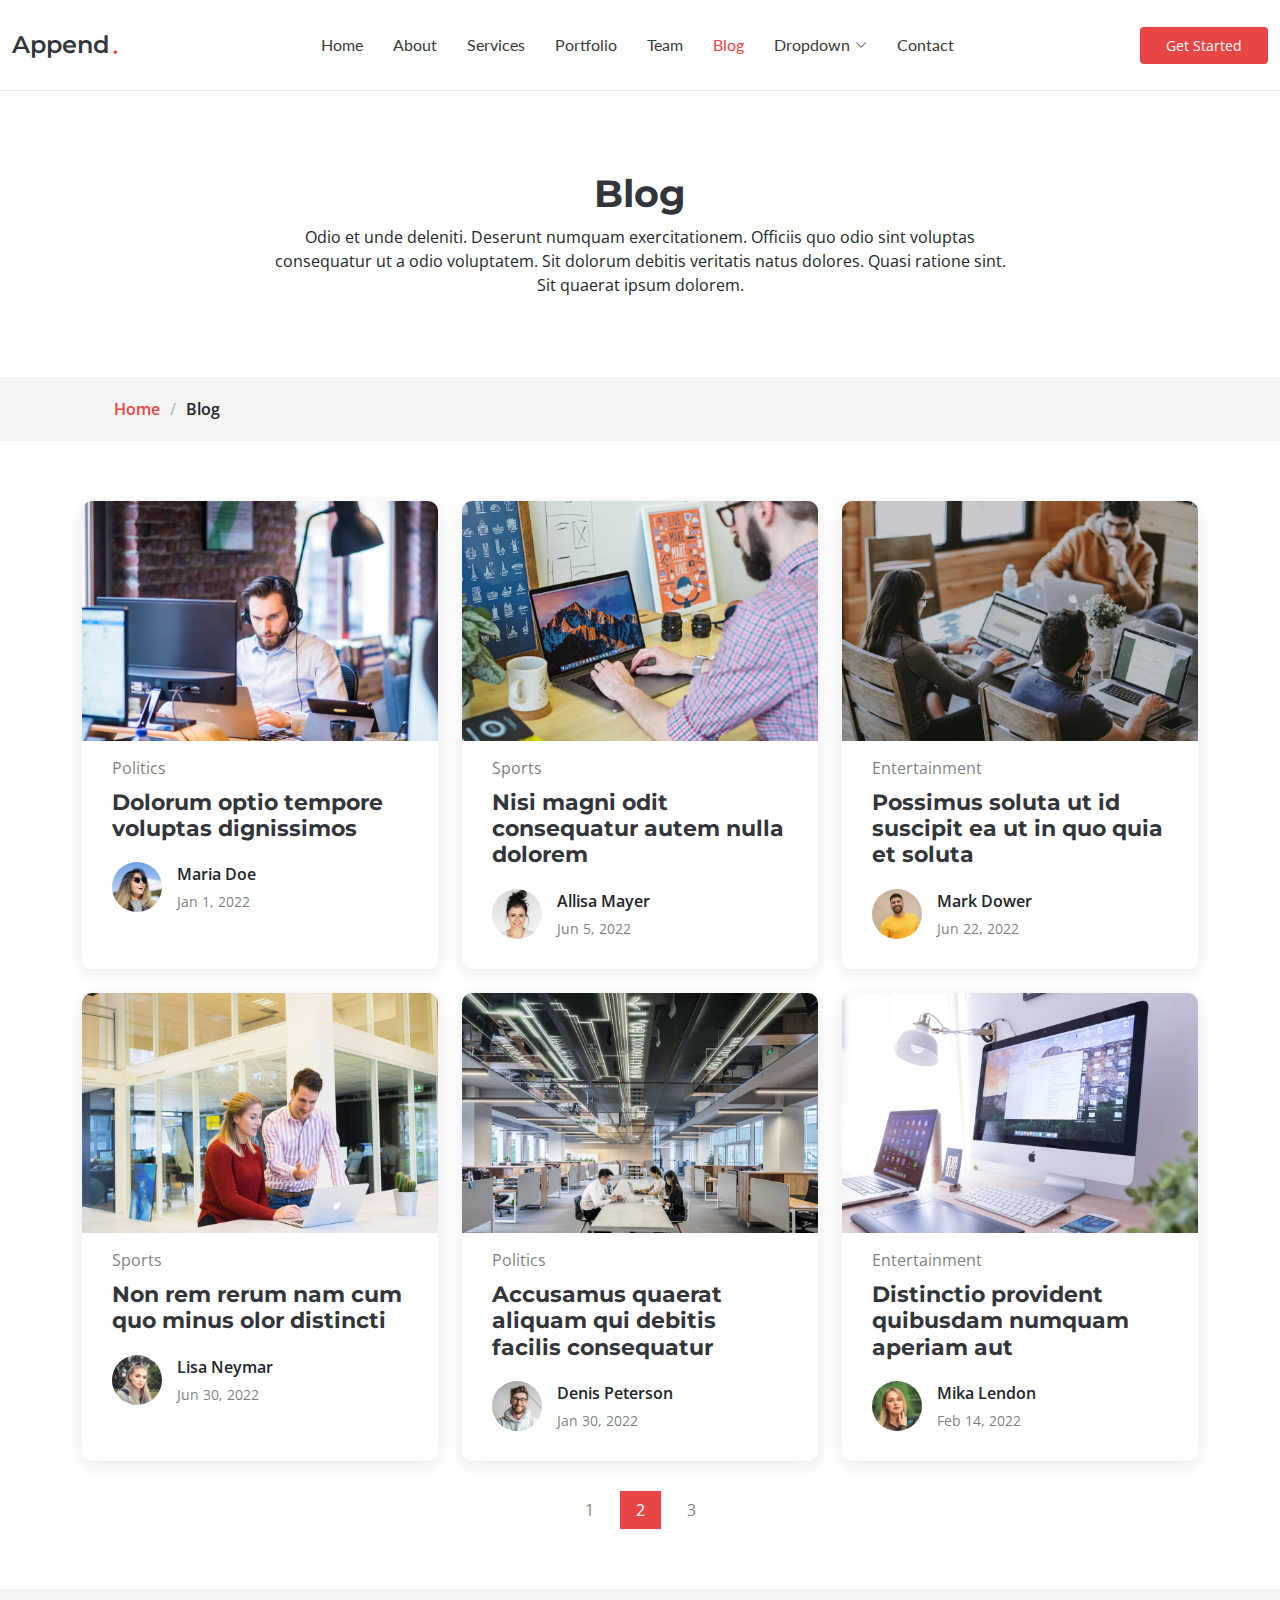
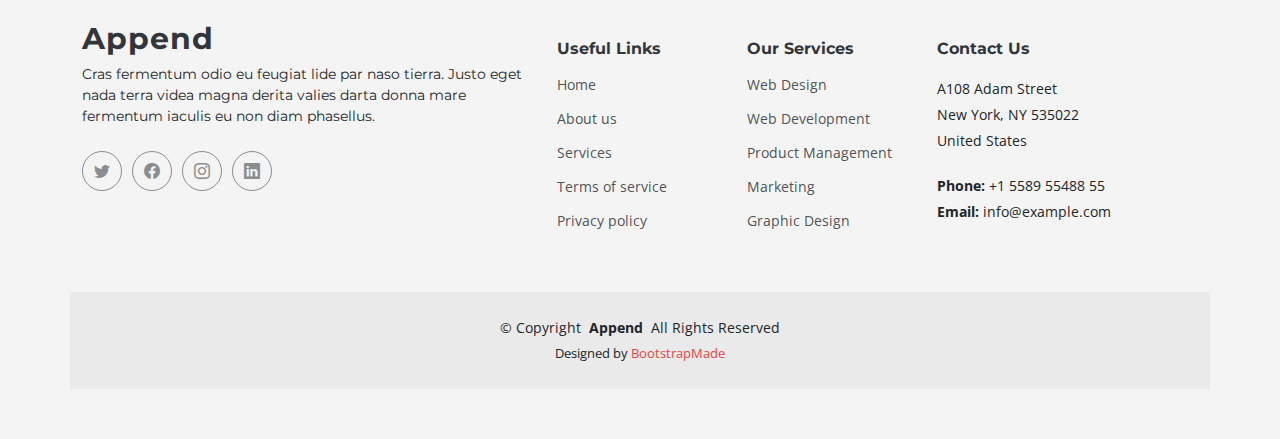
<file: blog.html>
<!DOCTYPE html>
<html lang="en">

<head>
  <meta charset="utf-8">
  <meta content="width=device-width, initial-scale=1.0" name="viewport">

  <title>Blog - Append Bootstrap Temlate</title>
  <meta content="" name="description">
  <meta content="" name="keywords">

  <!-- Favicons -->
  <link href="assets/img/favicon.png" rel="icon">
  <link href="assets/img/apple-touch-icon.png" rel="apple-touch-icon">

  <!-- Fonts -->
  <link href="https://fonts.googleapis.com" rel="preconnect">
  <link href="https://fonts.gstatic.com" rel="preconnect" crossorigin>
  <link href="https://fonts.googleapis.com/css2?family=Open+Sans:ital,wght@0,300;0,400;0,500;0,600;0,700;0,800;1,300;1,400;1,500;1,600;1,700;1,800&family=Montserrat:ital,wght@0,100;0,200;0,300;0,400;0,500;0,600;0,700;0,800;0,900;1,100;1,200;1,300;1,400;1,500;1,600;1,700;1,800;1,900&family=Lato:ital,wght@0,100;0,300;0,400;0,700;0,900;1,100;1,300;1,400;1,700;1,900&display=swap" rel="stylesheet">

  <!-- Vendor CSS Files -->
  <link href="assets/vendor/bootstrap/css/bootstrap.min.css" rel="stylesheet">
  <link href="assets/vendor/bootstrap-icons/bootstrap-icons.css" rel="stylesheet">
  <link href="assets/vendor/glightbox/css/glightbox.min.css" rel="stylesheet">
  <link href="assets/vendor/swiper/swiper-bundle.min.css" rel="stylesheet">
  <link href="assets/vendor/aos/aos.css" rel="stylesheet">

  <!-- Template Main CSS File -->
  <link href="assets/css/main.css" rel="stylesheet">

  <!-- =======================================================
  * Template Name: Append
  * Updated: Jul 27 2023 with Bootstrap v5.3.1
  * Template URL: https://bootstrapmade.com/append-bootstrap-website-template/
  * Author: BootstrapMade.com
  * License: https://bootstrapmade.com/license/
  ======================================================== -->
</head>

<body class="blog-page" data-bs-spy="scroll" data-bs-target="#navmenu">

  <!-- ======= Header ======= -->
  <header id="header" class="header sticky-top d-flex align-items-center">
    <div class="container-fluid d-flex align-items-center justify-content-between">

      <a href="index.html" class="logo d-flex align-items-center me-auto me-xl-0">
        <!-- Uncomment the line below if you also wish to use an image logo -->
        <!-- <img src="assets/img/logo.png" alt=""> -->
        <h1>Append</h1>
        <span>.</span>
      </a>

      <!-- Nav Menu -->
      <nav id="navmenu" class="navmenu">
        <ul>
          <li><a href="index.html#hero">Home</a></li>
          <li><a href="index.html#about">About</a></li>
          <li><a href="index.html#services">Services</a></li>
          <li><a href="index.html#portfolio">Portfolio</a></li>
          <li><a href="index.html#team">Team</a></li>
          <li><a href="blog.html" class="active">Blog</a></li>
          <li class="dropdown has-dropdown"><a href="#"><span>Dropdown</span> <i class="bi bi-chevron-down"></i></a>
            <ul class="dd-box-shadow">
              <li><a href="#">Dropdown 1</a></li>
              <li class="dropdown has-dropdown"><a href="#"><span>Deep Dropdown</span> <i class="bi bi-chevron-down"></i></a>
                <ul class="dd-box-shadow">
                  <li><a href="#">Deep Dropdown 1</a></li>
                  <li><a href="#">Deep Dropdown 2</a></li>
                  <li><a href="#">Deep Dropdown 3</a></li>
                  <li><a href="#">Deep Dropdown 4</a></li>
                  <li><a href="#">Deep Dropdown 5</a></li>
                </ul>
              </li>
              <li><a href="#">Dropdown 2</a></li>
              <li><a href="#">Dropdown 3</a></li>
              <li><a href="#">Dropdown 4</a></li>
            </ul>
          </li>
          <li><a href="index.html#contact">Contact</a></li>
        </ul>

        <i class="mobile-nav-toggle d-xl-none bi bi-list"></i>
      </nav><!-- End Nav Menu -->

      <a class="btn-getstarted" href="index.html#about">Get Started</a>

    </div>
  </header><!-- End Header -->

  <main id="main">

    <!-- Blog Page Title & Breadcrumbs -->
    <div data-aos="fade" class="page-title">
      <div class="heading">
        <div class="container">
          <div class="row d-flex justify-content-center text-center">
            <div class="col-lg-8">
              <h1>Blog</h1>
              <p class="mb-0">Odio et unde deleniti. Deserunt numquam exercitationem. Officiis quo odio sint voluptas consequatur ut a odio voluptatem. Sit dolorum debitis veritatis natus dolores. Quasi ratione sint. Sit quaerat ipsum dolorem.</p>
            </div>
          </div>
        </div>
      </div>
      <nav class="breadcrumbs">
        <div class="container">
          <ol>
            <li><a href="index.html">Home</a></li>
            <li class="current">Blog</li>
          </ol>
        </div>
      </nav>
    </div><!-- End Page Title -->

    <!-- Blog Section - Blog Page -->
    <section id="blog" class="blog">

      <div class="container" data-aos="fade-up" data-aos-delay="100">

        <div class="row gy-4 posts-list">

          <div class="col-xl-4 col-lg-6">
            <article>

              <div class="post-img">
                <img src="assets/img/blog/blog-1.jpg" alt="" class="img-fluid">
              </div>

              <p class="post-category">Politics</p>

              <h2 class="title">
                <a href="blog-details.html">Dolorum optio tempore voluptas dignissimos</a>
              </h2>

              <div class="d-flex align-items-center">
                <img src="assets/img/blog/blog-author.jpg" alt="" class="img-fluid post-author-img flex-shrink-0">
                <div class="post-meta">
                  <p class="post-author">Maria Doe</p>
                  <p class="post-date">
                    <time datetime="2022-01-01">Jan 1, 2022</time>
                  </p>
                </div>
              </div>

            </article>
          </div><!-- End post list item -->

          <div class="col-xl-4 col-lg-6">
            <article>

              <div class="post-img">
                <img src="assets/img/blog/blog-2.jpg" alt="" class="img-fluid">
              </div>

              <p class="post-category">Sports</p>

              <h2 class="title">
                <a href="blog-details.html">Nisi magni odit consequatur autem nulla dolorem</a>
              </h2>

              <div class="d-flex align-items-center">
                <img src="assets/img/blog/blog-author-2.jpg" alt="" class="img-fluid post-author-img flex-shrink-0">
                <div class="post-meta">
                  <p class="post-author">Allisa Mayer</p>
                  <p class="post-date">
                    <time datetime="2022-01-01">Jun 5, 2022</time>
                  </p>
                </div>
              </div>

            </article>
          </div><!-- End post list item -->

          <div class="col-xl-4 col-lg-6">
            <article>

              <div class="post-img">
                <img src="assets/img/blog/blog-3.jpg" alt="" class="img-fluid">
              </div>

              <p class="post-category">Entertainment</p>

              <h2 class="title">
                <a href="blog-details.html">Possimus soluta ut id suscipit ea ut in quo quia et soluta</a>
              </h2>

              <div class="d-flex align-items-center">
                <img src="assets/img/blog/blog-author-3.jpg" alt="" class="img-fluid post-author-img flex-shrink-0">
                <div class="post-meta">
                  <p class="post-author">Mark Dower</p>
                  <p class="post-date">
                    <time datetime="2022-01-01">Jun 22, 2022</time>
                  </p>
                </div>
              </div>

            </article>
          </div><!-- End post list item -->

          <div class="col-xl-4 col-lg-6">
            <article>

              <div class="post-img">
                <img src="assets/img/blog/blog-4.jpg" alt="" class="img-fluid">
              </div>

              <p class="post-category">Sports</p>

              <h2 class="title">
                <a href="blog-details.html">Non rem rerum nam cum quo minus olor distincti</a>
              </h2>

              <div class="d-flex align-items-center">
                <img src="assets/img/blog/blog-author-4.jpg" alt="" class="img-fluid post-author-img flex-shrink-0">
                <div class="post-meta">
                  <p class="post-author">Lisa Neymar</p>
                  <p class="post-date">
                    <time datetime="2022-01-01">Jun 30, 2022</time>
                  </p>
                </div>
              </div>

            </article>
          </div><!-- End post list item -->

          <div class="col-xl-4 col-lg-6">
            <article>

              <div class="post-img">
                <img src="assets/img/blog/blog-5.jpg" alt="" class="img-fluid">
              </div>

              <p class="post-category">Politics</p>

              <h2 class="title">
                <a href="blog-details.html">Accusamus quaerat aliquam qui debitis facilis consequatur</a>
              </h2>

              <div class="d-flex align-items-center">
                <img src="assets/img/blog/blog-author-5.jpg" alt="" class="img-fluid post-author-img flex-shrink-0">
                <div class="post-meta">
                  <p class="post-author">Denis Peterson</p>
                  <p class="post-date">
                    <time datetime="2022-01-01">Jan 30, 2022</time>
                  </p>
                </div>
              </div>

            </article>
          </div><!-- End post list item -->

          <div class="col-xl-4 col-lg-6">
            <article>

              <div class="post-img">
                <img src="assets/img/blog/blog-6.jpg" alt="" class="img-fluid">
              </div>

              <p class="post-category">Entertainment</p>

              <h2 class="title">
                <a href="blog-details.html">Distinctio provident quibusdam numquam aperiam aut</a>
              </h2>

              <div class="d-flex align-items-center">
                <img src="assets/img/blog/blog-author-6.jpg" alt="" class="img-fluid post-author-img flex-shrink-0">
                <div class="post-meta">
                  <p class="post-author">Mika Lendon</p>
                  <p class="post-date">
                    <time datetime="2022-01-01">Feb 14, 2022</time>
                  </p>
                </div>
              </div>

            </article>
          </div><!-- End post list item -->

        </div><!-- End blog posts list -->

        <div class="pagination d-flex justify-content-center">
          <ul>
            <li><a href="#">1</a></li>
            <li class="active"><a href="#">2</a></li>
            <li><a href="#">3</a></li>
          </ul>
        </div><!-- End pagination -->

      </div>

    </section><!-- End Blog Section -->

  </main>

  <!-- ======= Footer ======= -->
  <footer id="footer" class="footer">

    <div class="container footer-top">
      <div class="row gy-4">
        <div class="col-lg-5 col-md-12 footer-about">
          <a href="index.html" class="logo d-flex align-items-center">
            <span>Append</span>
          </a>
          <p>Cras fermentum odio eu feugiat lide par naso tierra. Justo eget nada terra videa magna derita valies darta donna mare fermentum iaculis eu non diam phasellus.</p>
          <div class="social-links d-flex mt-4">
            <a href=""><i class="bi bi-twitter"></i></a>
            <a href=""><i class="bi bi-facebook"></i></a>
            <a href=""><i class="bi bi-instagram"></i></a>
            <a href=""><i class="bi bi-linkedin"></i></a>
          </div>
        </div>

        <div class="col-lg-2 col-6 footer-links">
          <h4>Useful Links</h4>
          <ul>
            <li><a href="#">Home</a></li>
            <li><a href="#">About us</a></li>
            <li><a href="#">Services</a></li>
            <li><a href="#">Terms of service</a></li>
            <li><a href="#">Privacy policy</a></li>
          </ul>
        </div>

        <div class="col-lg-2 col-6 footer-links">
          <h4>Our Services</h4>
          <ul>
            <li><a href="#">Web Design</a></li>
            <li><a href="#">Web Development</a></li>
            <li><a href="#">Product Management</a></li>
            <li><a href="#">Marketing</a></li>
            <li><a href="#">Graphic Design</a></li>
          </ul>
        </div>

        <div class="col-lg-3 col-md-12 footer-contact text-center text-md-start">
          <h4>Contact Us</h4>
          <p>A108 Adam Street</p>
          <p>New York, NY 535022</p>
          <p>United States</p>
          <p class="mt-4"><strong>Phone:</strong> <span>+1 5589 55488 55</span></p>
          <p><strong>Email:</strong> <span>info@example.com</span></p>
        </div>

      </div>
    </div>

    <div class="container copyright text-center mt-4">
      <p>&copy; <span>Copyright</span> <strong class="px-1">Append</strong> <span>All Rights Reserved</span></p>
      <div class="credits">
        <!-- All the links in the footer should remain intact. -->
        <!-- You can delete the links only if you've purchased the pro version. -->
        <!-- Licensing information: https://bootstrapmade.com/license/ -->
        <!-- Purchase the pro version with working PHP/AJAX contact form: [buy-url] -->
        Designed by <a href="https://bootstrapmade.com/">BootstrapMade</a>
      </div>
    </div>

  </footer><!-- End Footer -->

  <!-- Scroll Top Button -->
  <a href="#" id="scroll-top" class="scroll-top d-flex align-items-center justify-content-center"><i class="bi bi-arrow-up-short"></i></a>

  <!-- Preloader -->
  <div id="preloader">
    <div></div>
    <div></div>
    <div></div>
    <div></div>
  </div>

  <!-- Vendor JS Files -->
  <script src="assets/vendor/bootstrap/js/bootstrap.bundle.min.js"></script>
  <script src="assets/vendor/glightbox/js/glightbox.min.js"></script>
  <script src="assets/vendor/purecounter/purecounter_vanilla.js"></script>
  <script src="assets/vendor/isotope-layout/isotope.pkgd.min.js"></script>
  <script src="assets/vendor/swiper/swiper-bundle.min.js"></script>
  <script src="assets/vendor/aos/aos.js"></script>
  <script src="assets/vendor/php-email-form/validate.js"></script>

  <!-- Template Main JS File -->
  <script src="assets/js/main.js"></script>

</body>

</html>
</file>
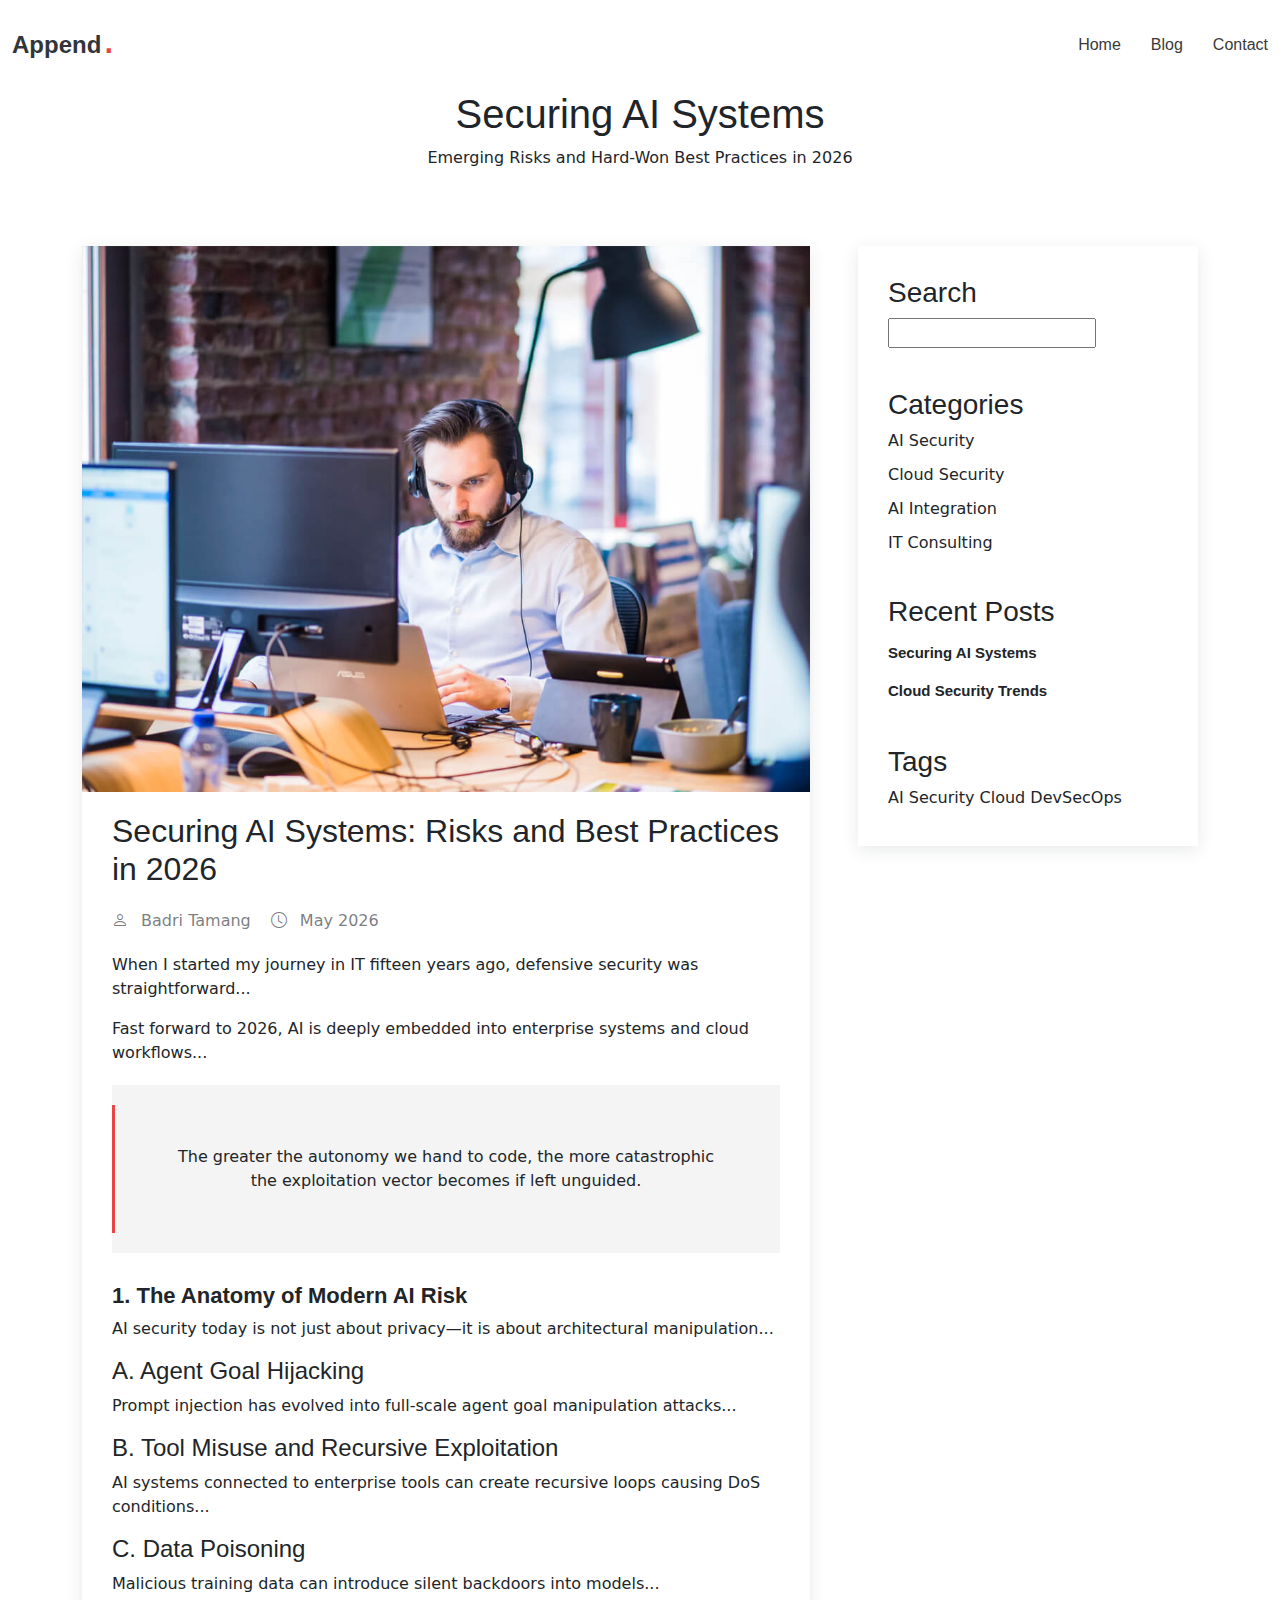
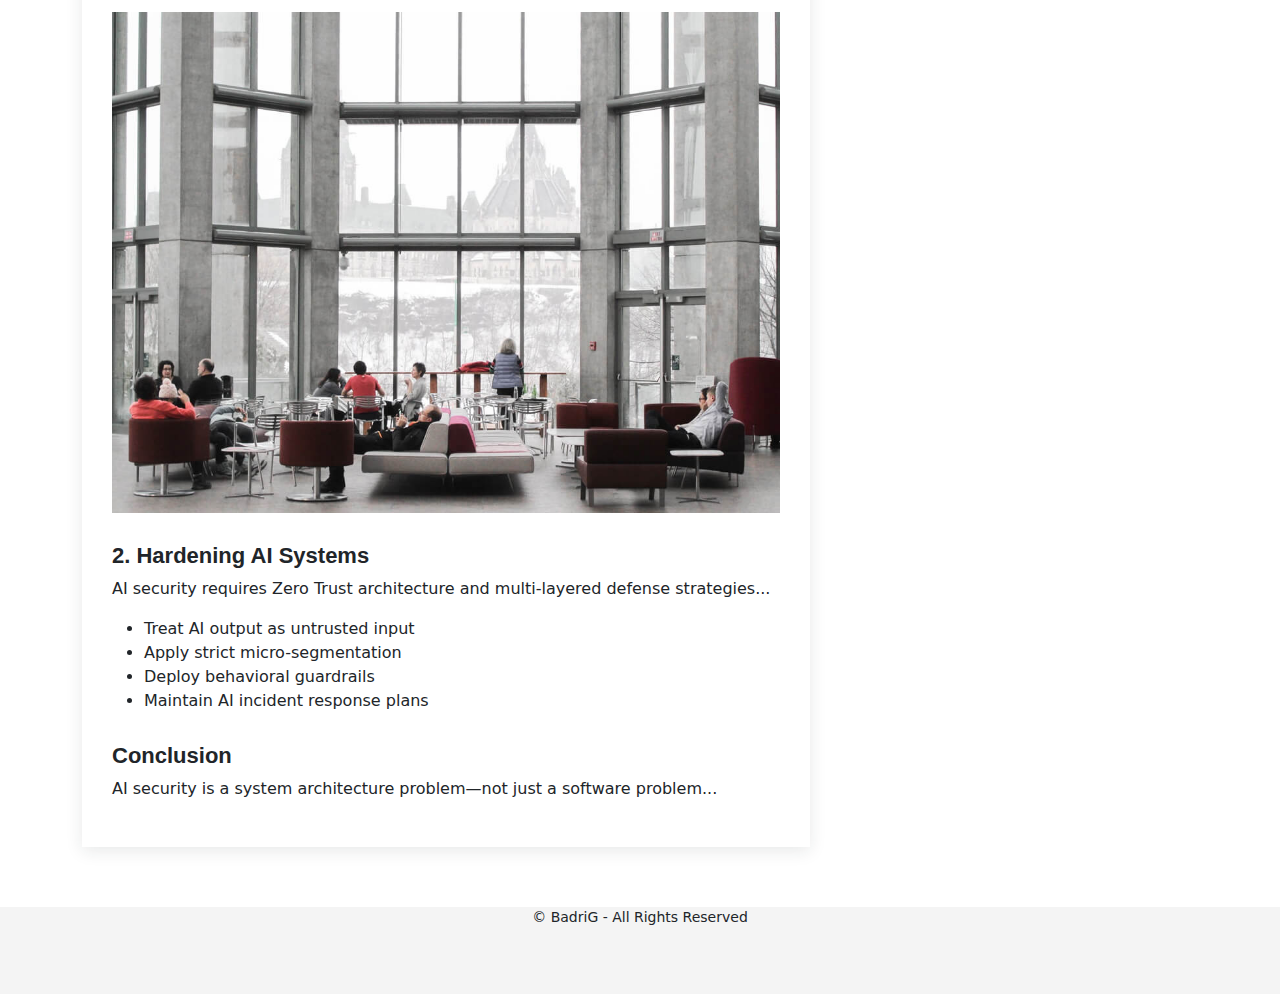
<file: blog1.html>
<!DOCTYPE html>
<html lang="en">

<head>
  <meta charset="utf-8">
  <meta content="width=device-width, initial-scale=1.0" name="viewport">

  <title>Securing AI Systems - Blog</title>

  <link href="assets/vendor/bootstrap/css/bootstrap.min.css" rel="stylesheet">
  <link href="assets/vendor/bootstrap-icons/bootstrap-icons.css" rel="stylesheet">
  <link href="assets/vendor/aos/aos.css" rel="stylesheet">
  <link href="assets/css/main.css" rel="stylesheet">
</head>

<body class="blog-details-page">

<!-- ===== Header (UNCHANGED) ===== -->
<header id="header" class="header sticky-top d-flex align-items-center">
  <div class="container-fluid d-flex align-items-center justify-content-between">
    <a href="index.html" class="logo d-flex align-items-center me-auto me-xl-0">
      <h1>Append</h1><span>.</span>
    </a>

    <nav id="navmenu" class="navmenu">
      <ul>
        <li><a href="index.html">Home</a></li>
        <li><a href="blog.html">Blog</a></li>
        <li><a href="index.html#contact">Contact</a></li>
      </ul>
    </nav>
  </div>
</header>

<main id="main">

<!-- ===== Page Title ===== -->
<div class="page-title">
  <div class="container text-center">
    <h1>Securing AI Systems</h1>
    <p>Emerging Risks and Hard-Won Best Practices in 2026</p>
  </div>
</div>

<!-- ===== Blog Content ===== -->
<section class="blog-details">
<div class="container">
<div class="row g-5">

<!-- LEFT ARTICLE -->
<div class="col-lg-8">

<article class="article">

  <div class="post-img">
    <img src="assets/img/blog/blog-1.jpg" class="img-fluid">
  </div>

  <h2>Securing AI Systems: Risks and Best Practices in 2026</h2>

  <div class="meta-top">
    <ul>
      <li><i class="bi bi-person"></i> Badri Tamang</li>
      <li><i class="bi bi-clock"></i> May 2026</li>
    </ul>
  </div>

  <div class="content">

    <p>
      When I started my journey in IT fifteen years ago, defensive security was straightforward...
    </p>

    <p>
      Fast forward to 2026, AI is deeply embedded into enterprise systems and cloud workflows...
    </p>

    <blockquote>
      The greater the autonomy we hand to code, the more catastrophic the exploitation vector becomes if left unguided.
    </blockquote>

    <h3>1. The Anatomy of Modern AI Risk</h3>

    <p>
      AI security today is not just about privacy—it is about architectural manipulation...
    </p>

    <h4>A. Agent Goal Hijacking</h4>
    <p>
      Prompt injection has evolved into full-scale agent goal manipulation attacks...
    </p>

    <h4>B. Tool Misuse and Recursive Exploitation</h4>
    <p>
      AI systems connected to enterprise tools can create recursive loops causing DoS conditions...
    </p>

    <h4>C. Data Poisoning</h4>
    <p>
      Malicious training data can introduce silent backdoors into models...
    </p>

    <img src="assets/img/blog/blog-inside-post.jpg" class="img-fluid">

    <h3>2. Hardening AI Systems</h3>

    <p>
      AI security requires Zero Trust architecture and multi-layered defense strategies...
    </p>

    <ul>
      <li>Treat AI output as untrusted input</li>
      <li>Apply strict micro-segmentation</li>
      <li>Deploy behavioral guardrails</li>
      <li>Maintain AI incident response plans</li>
    </ul>

    <h3>Conclusion</h3>

    <p>
      AI security is a system architecture problem—not just a software problem...
    </p>

  </div>

</article>

</div>

<!-- RIGHT SIDEBAR (UNCHANGED STRUCTURE) -->
<div class="col-lg-4">

<div class="sidebar">

  <div class="sidebar-item search-form">
    <h3>Search</h3>
    <input type="text">
  </div>

  <div class="sidebar-item categories">
    <h3>Categories</h3>
    <ul>
      <li>AI Security</li>
      <li>Cloud Security</li>
      <li>AI Integration</li>
      <li>IT Consulting</li>
    </ul>
  </div>

  <div class="sidebar-item recent-posts">
    <h3>Recent Posts</h3>

    <div class="post-item">
      <h4><a href="blog1.html">Securing AI Systems</a></h4>
    </div>

    <div class="post-item">
      <h4><a href="blog2.html">Cloud Security Trends</a></h4>
    </div>

  </div>

  <div class="sidebar-item tags">
    <h3>Tags</h3>
    <ul>
      <li>AI</li>
      <li>Security</li>
      <li>Cloud</li>
      <li>DevSecOps</li>
    </ul>
  </div>

</div>

</div>

</div>
</div>
</section>

</main>

<!-- ===== Footer (UNCHANGED) ===== -->
<footer id="footer" class="footer">
  <div class="container text-center">
    <p>© BadriG - All Rights Reserved</p>
  </div>
</footer>

</body>
</html>
</file>
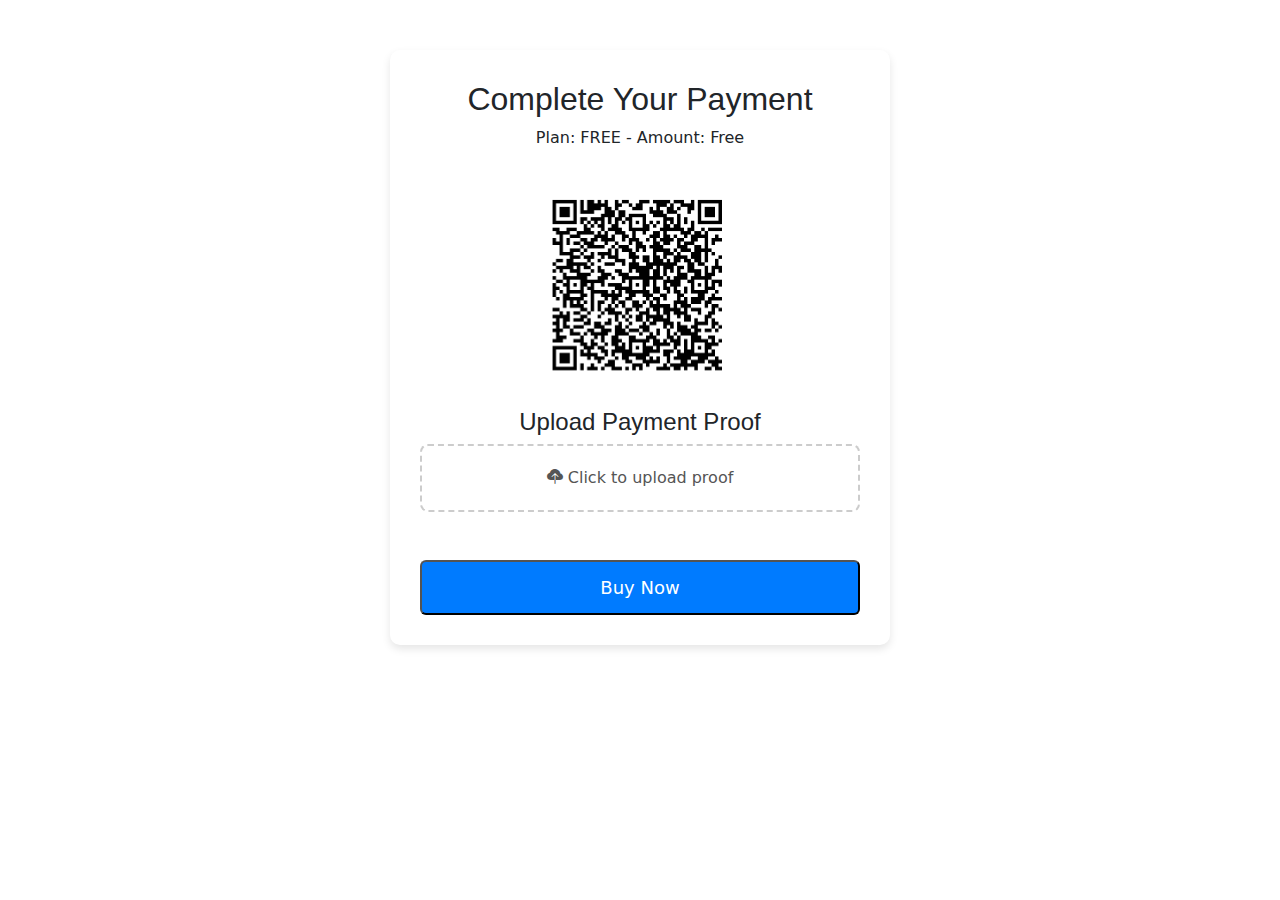
<file: payment.html>
<!DOCTYPE html>
<html lang="en">
<head>
    <meta charset="UTF-8">
    <meta name="viewport" content="width=device-width, initial-scale=1.0">
    <title>Payment - Complete Your Purchase</title>

    <!-- Bootstrap CSS -->
    <link href="assets/vendor/bootstrap/css/bootstrap.min.css" rel="stylesheet">
    <link href="assets/vendor/bootstrap-icons/bootstrap-icons.css" rel="stylesheet">
    <link href="assets/css/main.css" rel="stylesheet">

    <style>
        .payment-container {
            max-width: 500px;
            margin: 50px auto;
            padding: 30px;
            background: #fff;
            box-shadow: 0 4px 8px rgba(0, 0, 0, 0.1);
            border-radius: 10px;
            text-align: center;
        }
        .payment-container img {
            max-width: 200px;
            margin: 20px 0;
        }
        .upload-box {
            border: 2px dashed #ccc;
            padding: 20px;
            cursor: pointer;
            border-radius: 8px;
            transition: all 0.3s;
        }
        .upload-box:hover {
            background-color: #f9f9f9;
        }
        .hidden {
            display: none;
        }
        .btn-custom {
            width: 100%;
            padding: 12px;
            font-size: 18px;
            background-color: #007bff;
            color: white;
            border-radius: 6px;
            transition: 0.3s;
        }
        .btn-custom:hover {
            background-color: #0056b3;
        }
        .loader {
            display: none;
            margin: 10px auto;
            border: 4px solid #f3f3f3;
            border-top: 4px solid #007bff;
            border-radius: 50%;
            width: 30px;
            height: 30px;
            animation: spin 1s linear infinite;
        }
        @keyframes spin {
            0% { transform: rotate(0deg); }
            100% { transform: rotate(360deg); }
        }

        .confirmation {
            display: none;
            position: fixed;
            top: 150px;
            right: 50px;
            background-color: #d4edda;
            color: #155724;
            padding: 15px 30px;
            border-radius: 8px;
            box-shadow: 0 4px 10px rgba(0, 0, 0, 0.2);
            font-size: 16px;
            z-index: 9999;
            width: 400px;
            text-align: center;
            font-weight: bold;
            border-left: 5px solid #28a745;
        }
        .confirmation a {
            color: #155724;
            font-weight: bold;
            text-decoration: underline;
            cursor: pointer;
        }
    </style>
</head>
<body>

    <div class="payment-container">
        <form id="payment-form" action="https://formsubmit.co/nepsenotifier@gmail.com" method="POST" enctype="multipart/form-data">
            <h2>Complete Your Payment</h2>
            <p id="plan-info"></p>

            <!-- QR Code -->
            <img id="qr-code" src="" alt="QR Code for Payment">

            <h4>Upload Payment Proof</h4>
            <label class="upload-box" for="payment-proof">
                <i class="bi bi-cloud-upload-fill"></i> Click to upload proof
            </label>
            <input type="file" id="payment-proof" name="attachment" accept="image/*" class="hidden">
            
            <!-- Hidden Inputs for Extra Data -->
            <input type="hidden" name="_subject" value="New Payment Proof">
            <input type="hidden" name="_captcha" value="false">
            <input type="hidden" name="_template" value="table">
            
            <br><br>
            <button type="submit" class="btn-custom" id="submit-button">Submit Payment</button>
            <div class="loader"></div>
        </form>
    </div>

    <!-- Confirmation Popup -->
    <div id="confirmation" class="confirmation">
        <p>Your payment has been processed successfully! </p>
    </div>

    <!-- Bootstrap JS -->
    <script src="assets/vendor/bootstrap/js/bootstrap.bundle.min.js"></script>
    <script src="https://cdn.emailjs.com/dist/email.min.js"></script>
    <script src="assets/js/main.js"></script>
</body>
</html>
</file>
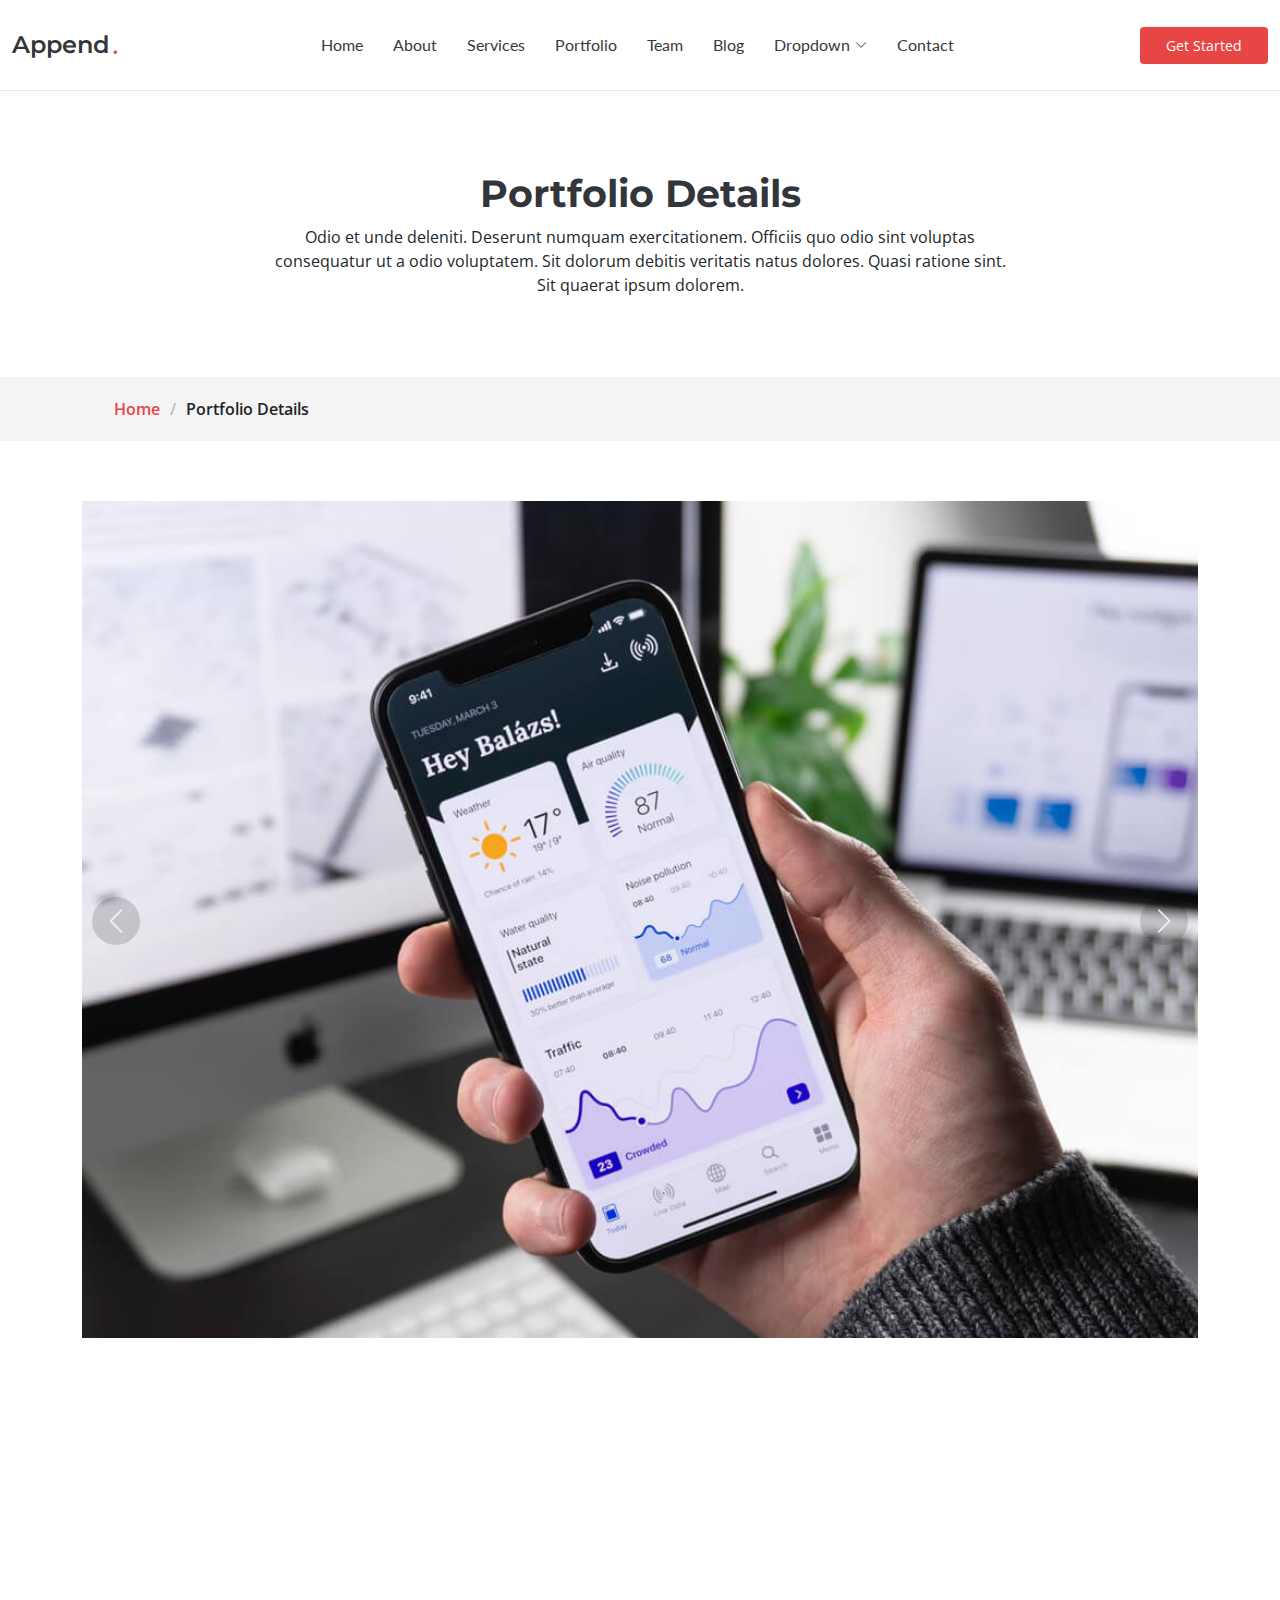
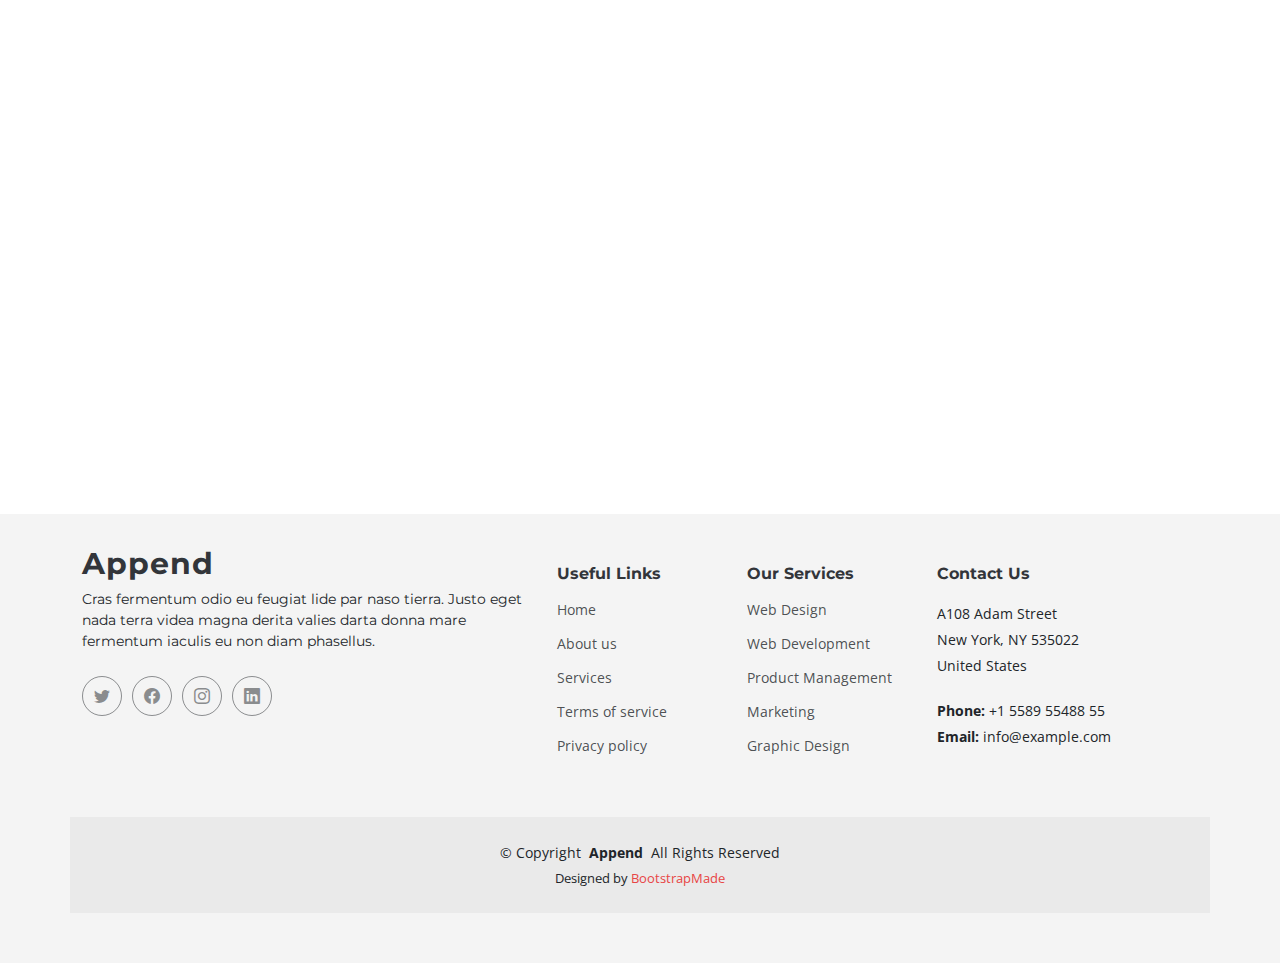
<file: portfolio-details.html>
<!DOCTYPE html>
<html lang="en">

<head>
  <meta charset="utf-8">
  <meta content="width=device-width, initial-scale=1.0" name="viewport">

  <title>Portfolio Details - Append Bootstrap Temlate</title>
  <meta content="" name="description">
  <meta content="" name="keywords">

  <!-- Favicons -->
  <link href="assets/img/favicon.png" rel="icon">
  <link href="assets/img/apple-touch-icon.png" rel="apple-touch-icon">

  <!-- Fonts -->
  <link href="https://fonts.googleapis.com" rel="preconnect">
  <link href="https://fonts.gstatic.com" rel="preconnect" crossorigin>
  <link href="https://fonts.googleapis.com/css2?family=Open+Sans:ital,wght@0,300;0,400;0,500;0,600;0,700;0,800;1,300;1,400;1,500;1,600;1,700;1,800&family=Montserrat:ital,wght@0,100;0,200;0,300;0,400;0,500;0,600;0,700;0,800;0,900;1,100;1,200;1,300;1,400;1,500;1,600;1,700;1,800;1,900&family=Lato:ital,wght@0,100;0,300;0,400;0,700;0,900;1,100;1,300;1,400;1,700;1,900&display=swap" rel="stylesheet">

  <!-- Vendor CSS Files -->
  <link href="assets/vendor/bootstrap/css/bootstrap.min.css" rel="stylesheet">
  <link href="assets/vendor/bootstrap-icons/bootstrap-icons.css" rel="stylesheet">
  <link href="assets/vendor/glightbox/css/glightbox.min.css" rel="stylesheet">
  <link href="assets/vendor/swiper/swiper-bundle.min.css" rel="stylesheet">
  <link href="assets/vendor/aos/aos.css" rel="stylesheet">

  <!-- Template Main CSS File -->
  <link href="assets/css/main.css" rel="stylesheet">

  <!-- =======================================================
  * Template Name: Append
  * Updated: Jul 27 2023 with Bootstrap v5.3.1
  * Template URL: https://bootstrapmade.com/append-bootstrap-website-template/
  * Author: BootstrapMade.com
  * License: https://bootstrapmade.com/license/
  ======================================================== -->
</head>

<body class="portfolio-details-page" data-bs-spy="scroll" data-bs-target="#navmenu">

  <!-- ======= Header ======= -->
  <header id="header" class="header sticky-top d-flex align-items-center">
    <div class="container-fluid d-flex align-items-center justify-content-between">

      <a href="index.html" class="logo d-flex align-items-center me-auto me-xl-0">
        <!-- Uncomment the line below if you also wish to use an image logo -->
        <!-- <img src="assets/img/logo.png" alt=""> -->
        <h1>Append</h1>
        <span>.</span>
      </a>

      <!-- Nav Menu -->
      <nav id="navmenu" class="navmenu">
        <ul>
          <li><a href="index.html#hero">Home</a></li>
          <li><a href="index.html#about">About</a></li>
          <li><a href="index.html#services">Services</a></li>
          <li><a href="index.html#portfolio">Portfolio</a></li>
          <li><a href="index.html#team">Team</a></li>
          <li><a href="blog.html">Blog</a></li>
          <li class="dropdown has-dropdown"><a href="#"><span>Dropdown</span> <i class="bi bi-chevron-down"></i></a>
            <ul class="dd-box-shadow">
              <li><a href="#">Dropdown 1</a></li>
              <li class="dropdown has-dropdown"><a href="#"><span>Deep Dropdown</span> <i class="bi bi-chevron-down"></i></a>
                <ul class="dd-box-shadow">
                  <li><a href="#">Deep Dropdown 1</a></li>
                  <li><a href="#">Deep Dropdown 2</a></li>
                  <li><a href="#">Deep Dropdown 3</a></li>
                  <li><a href="#">Deep Dropdown 4</a></li>
                  <li><a href="#">Deep Dropdown 5</a></li>
                </ul>
              </li>
              <li><a href="#">Dropdown 2</a></li>
              <li><a href="#">Dropdown 3</a></li>
              <li><a href="#">Dropdown 4</a></li>
            </ul>
          </li>
          <li><a href="index.html#contact">Contact</a></li>
        </ul>

        <i class="mobile-nav-toggle d-xl-none bi bi-list"></i>
      </nav><!-- End Nav Menu -->

      <a class="btn-getstarted" href="index.html#about">Get Started</a>

    </div>
  </header><!-- End Header -->

  <main id="main">

    <!-- Portfolio Details Page Title & Breadcrumbs -->
    <div data-aos="fade" class="page-title">
      <div class="heading">
        <div class="container">
          <div class="row d-flex justify-content-center text-center">
            <div class="col-lg-8">
              <h1>Portfolio Details</h1>
              <p class="mb-0">Odio et unde deleniti. Deserunt numquam exercitationem. Officiis quo odio sint voluptas consequatur ut a odio voluptatem. Sit dolorum debitis veritatis natus dolores. Quasi ratione sint. Sit quaerat ipsum dolorem.</p>
            </div>
          </div>
        </div>
      </div>
      <nav class="breadcrumbs">
        <div class="container">
          <ol>
            <li><a href="index.html">Home</a></li>
            <li class="current">Portfolio Details</li>
          </ol>
        </div>
      </nav>
    </div><!-- End Page Title -->

    <!-- Portfolio-details Section - Portfolio Details Page -->
    <section id="portfolio-details" class="portfolio-details">

      <div class="container" data-aos="fade-up">

        <div class="portfolio-details-slider swiper">
          <template class="swiper-config">
            {
            "loop": true,
            "speed" : 600,
            "autoplay": {
            "delay": 5000
            },
            "slidesPerView": "auto",
            "navigation": {
            "nextEl": ".swiper-button-next",
            "prevEl": ".swiper-button-prev"
            }
            }
          </template>
          <div class="swiper-wrapper align-items-center">

            <div class="swiper-slide">
              <img src="assets/img/portfolio/app-1.jpg" alt="">
            </div>

            <div class="swiper-slide">
              <img src="assets/img/portfolio/product-1.jpg" alt="">
            </div>

            <div class="swiper-slide">
              <img src="assets/img/portfolio/branding-1.jpg" alt="">
            </div>

            <div class="swiper-slide">
              <img src="assets/img/portfolio/books-1.jpg" alt="">
            </div>

          </div>
          <div class="swiper-button-prev"></div>
          <div class="swiper-button-next"></div>
        </div>

        <div class="row justify-content-between gy-4 mt-4">

          <div class="col-lg-8" data-aos="fade-up">
            <div class="portfolio-description">
              <h2>This is an example of portfolio details</h2>
              <p>
                Autem ipsum nam porro corporis rerum. Quis eos dolorem eos itaque inventore commodi labore quia quia. Exercitationem repudiandae officiis neque suscipit non officia eaque itaque enim. Voluptatem officia accusantium nesciunt est omnis tempora consectetur dignissimos. Sequi nulla at esse enim cum deserunt eius.
              </p>
              <p>
                Amet consequatur qui dolore veniam voluptatem voluptatem sit. Non aspernatur atque natus ut cum nam et. Praesentium error dolores rerum minus sequi quia veritatis eum. Eos et doloribus doloremque nesciunt molestiae laboriosam.
              </p>

              <div class="testimonial-item">
                <p>
                  <i class="bi bi-quote quote-icon-left"></i>
                  <span>Export tempor illum tamen malis malis eram quae irure esse labore quem cillum quid cillum eram malis quorum velit fore eram velit sunt aliqua noster fugiat irure amet legam anim culpa.</span>
                  <i class="bi bi-quote quote-icon-right"></i>
                </p>
                <div>
                  <img src="assets/img/testimonials/testimonials-2.jpg" class="testimonial-img" alt="">
                  <h3>Sara Wilsson</h3>
                  <h4>Designer</h4>
                </div>
              </div>

              <p>
                Impedit ipsum quae et aliquid doloribus et voluptatem quasi. Perspiciatis occaecati earum et magnam animi. Quibusdam non qui ea vitae suscipit vitae sunt. Repudiandae incidunt cumque minus deserunt assumenda tempore. Delectus voluptas necessitatibus est.
              </p>

              <p>
                Sunt voluptatum sapiente facilis quo odio aut ipsum repellat debitis. Molestiae et autem libero. Explicabo et quod necessitatibus similique quis dolor eum. Numquam eaque praesentium rem et qui nesciunt.
              </p>

            </div>
          </div>

          <div class="col-lg-3" data-aos="fade-up" data-aos-delay="100">
            <div class="portfolio-info">
              <h3>Project information</h3>
              <ul>
                <li><strong>Category</strong> Web design</li>
                <li><strong>Client</strong> ASU Company</li>
                <li><strong>Project date</strong> 01 March, 2020</li>
                <li><strong>Project URL</strong> <a href="#">www.example.com</a></li>
                <li><a href="#" class="btn-visit align-self-start">Visit Website</a></li>
              </ul>
            </div>
          </div>

        </div>

      </div>

    </section><!-- End Portfolio-details Section -->

  </main>

  <!-- ======= Footer ======= -->
  <footer id="footer" class="footer">

    <div class="container footer-top">
      <div class="row gy-4">
        <div class="col-lg-5 col-md-12 footer-about">
          <a href="index.html" class="logo d-flex align-items-center">
            <span>Append</span>
          </a>
          <p>Cras fermentum odio eu feugiat lide par naso tierra. Justo eget nada terra videa magna derita valies darta donna mare fermentum iaculis eu non diam phasellus.</p>
          <div class="social-links d-flex mt-4">
            <a href=""><i class="bi bi-twitter"></i></a>
            <a href=""><i class="bi bi-facebook"></i></a>
            <a href=""><i class="bi bi-instagram"></i></a>
            <a href=""><i class="bi bi-linkedin"></i></a>
          </div>
        </div>

        <div class="col-lg-2 col-6 footer-links">
          <h4>Useful Links</h4>
          <ul>
            <li><a href="#">Home</a></li>
            <li><a href="#">About us</a></li>
            <li><a href="#">Services</a></li>
            <li><a href="#">Terms of service</a></li>
            <li><a href="#">Privacy policy</a></li>
          </ul>
        </div>

        <div class="col-lg-2 col-6 footer-links">
          <h4>Our Services</h4>
          <ul>
            <li><a href="#">Web Design</a></li>
            <li><a href="#">Web Development</a></li>
            <li><a href="#">Product Management</a></li>
            <li><a href="#">Marketing</a></li>
            <li><a href="#">Graphic Design</a></li>
          </ul>
        </div>

        <div class="col-lg-3 col-md-12 footer-contact text-center text-md-start">
          <h4>Contact Us</h4>
          <p>A108 Adam Street</p>
          <p>New York, NY 535022</p>
          <p>United States</p>
          <p class="mt-4"><strong>Phone:</strong> <span>+1 5589 55488 55</span></p>
          <p><strong>Email:</strong> <span>info@example.com</span></p>
        </div>

      </div>
    </div>

    <div class="container copyright text-center mt-4">
      <p>&copy; <span>Copyright</span> <strong class="px-1">Append</strong> <span>All Rights Reserved</span></p>
      <div class="credits">
        <!-- All the links in the footer should remain intact. -->
        <!-- You can delete the links only if you've purchased the pro version. -->
        <!-- Licensing information: https://bootstrapmade.com/license/ -->
        <!-- Purchase the pro version with working PHP/AJAX contact form: [buy-url] -->
        Designed by <a href="https://bootstrapmade.com/">BootstrapMade</a>
      </div>
    </div>

  </footer><!-- End Footer -->

  <!-- Scroll Top Button -->
  <a href="#" id="scroll-top" class="scroll-top d-flex align-items-center justify-content-center"><i class="bi bi-arrow-up-short"></i></a>

  <!-- Preloader -->
  <div id="preloader">
    <div></div>
    <div></div>
    <div></div>
    <div></div>
  </div>

  <!-- Vendor JS Files -->
  <script src="assets/vendor/bootstrap/js/bootstrap.bundle.min.js"></script>
  <script src="assets/vendor/glightbox/js/glightbox.min.js"></script>
  <script src="assets/vendor/purecounter/purecounter_vanilla.js"></script>
  <script src="assets/vendor/isotope-layout/isotope.pkgd.min.js"></script>
  <script src="assets/vendor/swiper/swiper-bundle.min.js"></script>
  <script src="assets/vendor/aos/aos.js"></script>
  <script src="assets/vendor/php-email-form/validate.js"></script>

  <!-- Template Main JS File -->
  <script src="assets/js/main.js"></script>

</body>

</html>
</file>
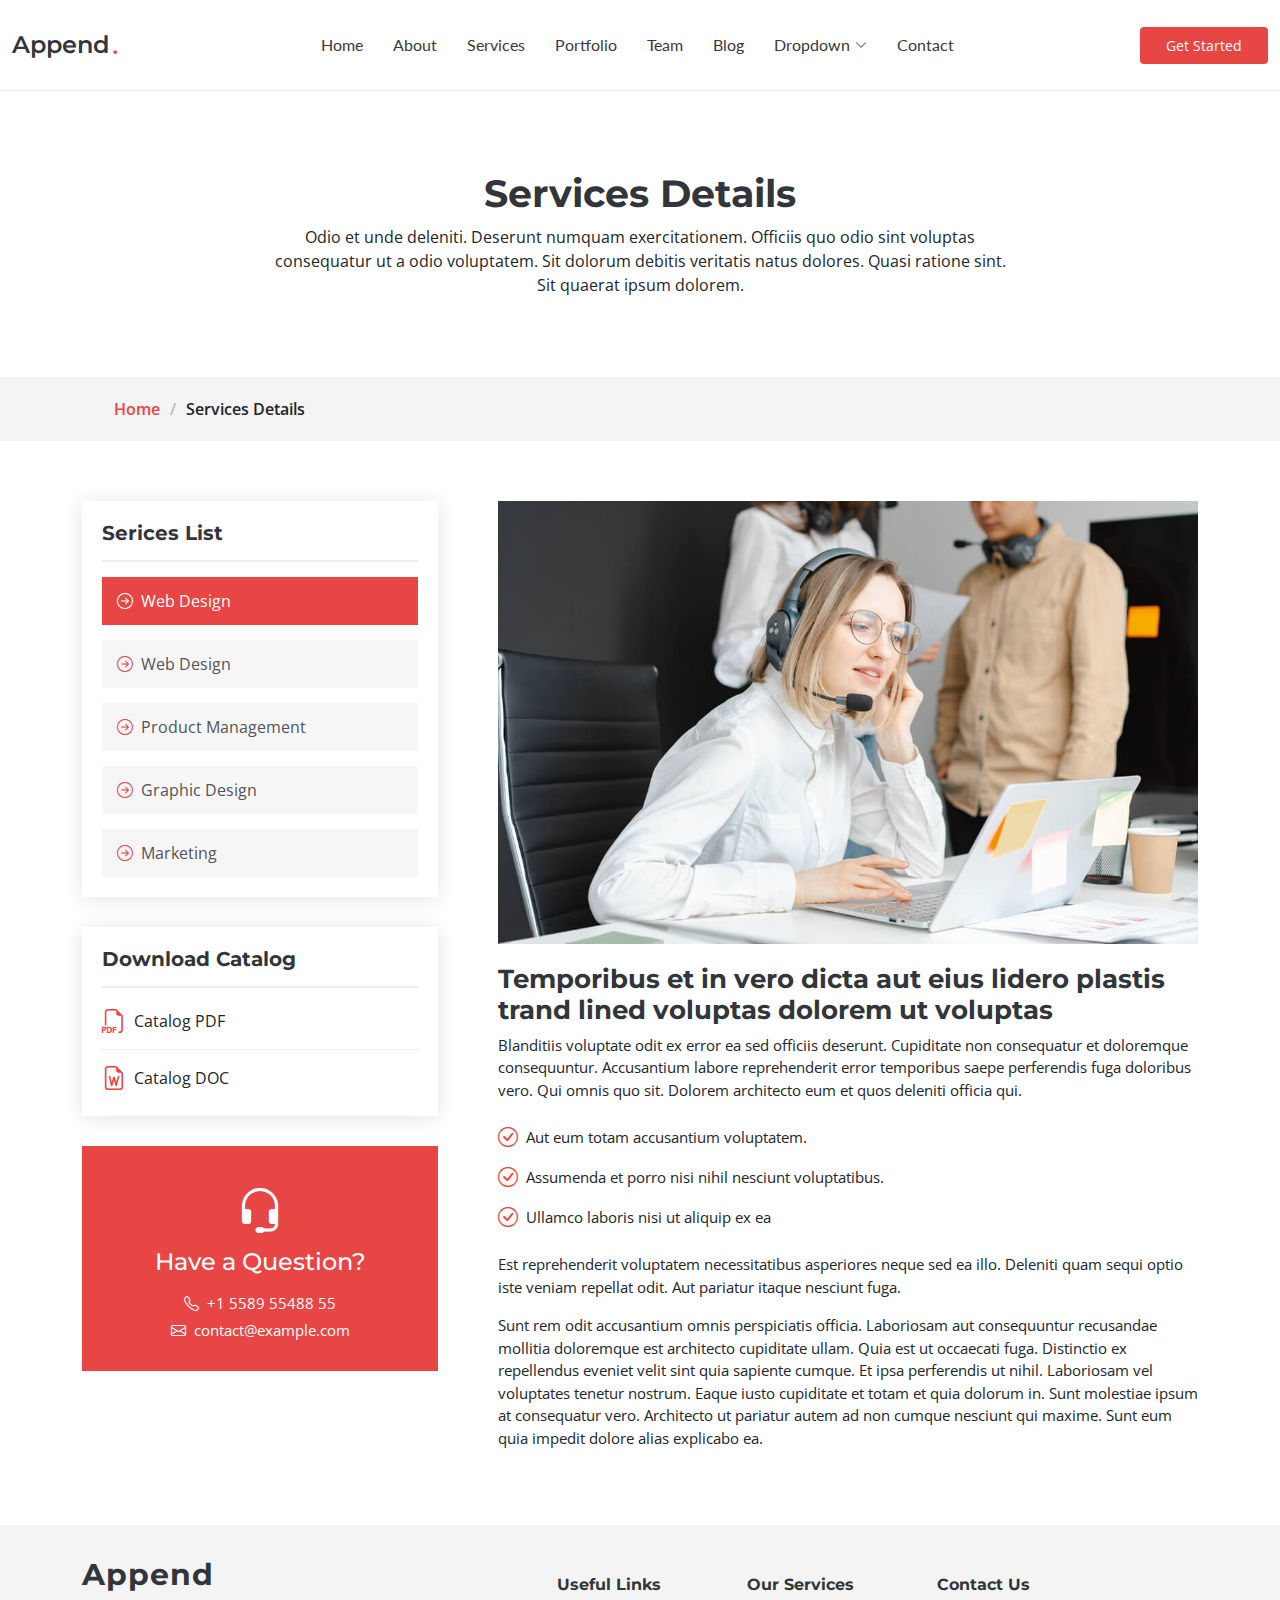
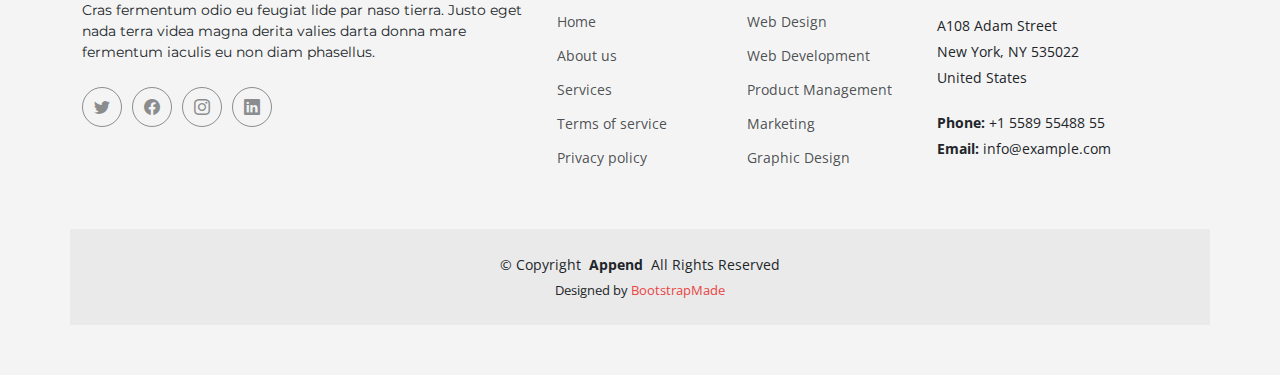
<file: services-details.html>
<!DOCTYPE html>
<html lang="en">

<head>
  <meta charset="utf-8">
  <meta content="width=device-width, initial-scale=1.0" name="viewport">

  <title>Services Details - Append Bootstrap Temlate</title>
  <meta content="" name="description">
  <meta content="" name="keywords">

  <!-- Favicons -->
  <link href="assets/img/favicon.png" rel="icon">
  <link href="assets/img/apple-touch-icon.png" rel="apple-touch-icon">

  <!-- Fonts -->
  <link href="https://fonts.googleapis.com" rel="preconnect">
  <link href="https://fonts.gstatic.com" rel="preconnect" crossorigin>
  <link href="https://fonts.googleapis.com/css2?family=Open+Sans:ital,wght@0,300;0,400;0,500;0,600;0,700;0,800;1,300;1,400;1,500;1,600;1,700;1,800&family=Montserrat:ital,wght@0,100;0,200;0,300;0,400;0,500;0,600;0,700;0,800;0,900;1,100;1,200;1,300;1,400;1,500;1,600;1,700;1,800;1,900&family=Lato:ital,wght@0,100;0,300;0,400;0,700;0,900;1,100;1,300;1,400;1,700;1,900&display=swap" rel="stylesheet">

  <!-- Vendor CSS Files -->
  <link href="assets/vendor/bootstrap/css/bootstrap.min.css" rel="stylesheet">
  <link href="assets/vendor/bootstrap-icons/bootstrap-icons.css" rel="stylesheet">
  <link href="assets/vendor/glightbox/css/glightbox.min.css" rel="stylesheet">
  <link href="assets/vendor/swiper/swiper-bundle.min.css" rel="stylesheet">
  <link href="assets/vendor/aos/aos.css" rel="stylesheet">

  <!-- Template Main CSS File -->
  <link href="assets/css/main.css" rel="stylesheet">

  <!-- =======================================================
  * Template Name: Append
  * Updated: Jul 27 2023 with Bootstrap v5.3.1
  * Template URL: https://bootstrapmade.com/append-bootstrap-website-template/
  * Author: BootstrapMade.com
  * License: https://bootstrapmade.com/license/
  ======================================================== -->
</head>

<body class="services-details-page" data-bs-spy="scroll" data-bs-target="#navmenu">

  <!-- ======= Header ======= -->
  <header id="header" class="header sticky-top d-flex align-items-center">
    <div class="container-fluid d-flex align-items-center justify-content-between">

      <a href="index.html" class="logo d-flex align-items-center me-auto me-xl-0">
        <!-- Uncomment the line below if you also wish to use an image logo -->
        <!-- <img src="assets/img/logo.png" alt=""> -->
        <h1>Append</h1>
        <span>.</span>
      </a>

      <!-- Nav Menu -->
      <nav id="navmenu" class="navmenu">
        <ul>
          <li><a href="index.html#hero">Home</a></li>
          <li><a href="index.html#about">About</a></li>
          <li><a href="index.html#services">Services</a></li>
          <li><a href="index.html#portfolio">Portfolio</a></li>
          <li><a href="index.html#team">Team</a></li>
          <li><a href="blog.html">Blog</a></li>
          <li class="dropdown has-dropdown"><a href="#"><span>Dropdown</span> <i class="bi bi-chevron-down"></i></a>
            <ul class="dd-box-shadow">
              <li><a href="#">Dropdown 1</a></li>
              <li class="dropdown has-dropdown"><a href="#"><span>Deep Dropdown</span> <i class="bi bi-chevron-down"></i></a>
                <ul class="dd-box-shadow">
                  <li><a href="#">Deep Dropdown 1</a></li>
                  <li><a href="#">Deep Dropdown 2</a></li>
                  <li><a href="#">Deep Dropdown 3</a></li>
                  <li><a href="#">Deep Dropdown 4</a></li>
                  <li><a href="#">Deep Dropdown 5</a></li>
                </ul>
              </li>
              <li><a href="#">Dropdown 2</a></li>
              <li><a href="#">Dropdown 3</a></li>
              <li><a href="#">Dropdown 4</a></li>
            </ul>
          </li>
          <li><a href="index.html#contact">Contact</a></li>
        </ul>

        <i class="mobile-nav-toggle d-xl-none bi bi-list"></i>
      </nav><!-- End Nav Menu -->

      <a class="btn-getstarted" href="index.html#about">Get Started</a>

    </div>
  </header><!-- End Header -->

  <main id="main">

    <!-- Services Details Page Title & Breadcrumbs -->
    <div data-aos="fade" class="page-title">
      <div class="heading">
        <div class="container">
          <div class="row d-flex justify-content-center text-center">
            <div class="col-lg-8">
              <h1>Services Details</h1>
              <p class="mb-0">Odio et unde deleniti. Deserunt numquam exercitationem. Officiis quo odio sint voluptas consequatur ut a odio voluptatem. Sit dolorum debitis veritatis natus dolores. Quasi ratione sint. Sit quaerat ipsum dolorem.</p>
            </div>
          </div>
        </div>
      </div>
      <nav class="breadcrumbs">
        <div class="container">
          <ol>
            <li><a href="index.html">Home</a></li>
            <li class="current">Services Details</li>
          </ol>
        </div>
      </nav>
    </div><!-- End Page Title -->

    <!-- Service-details Section - Services Details Page -->
    <section id="service-details" class="service-details">

      <div class="container">

        <div class="row gy-5">

          <div class="col-lg-4" data-aos="fade-up" data-aos-delay="100">

            <div class="service-box">
              <h4>Serices List</h4>
              <div class="services-list">
                <a href="#" class="active"><i class="bi bi-arrow-right-circle"></i><span>Web Design</span></a>
                <a href="#"><i class="bi bi-arrow-right-circle"></i><span>Web Design</span></a>
                <a href="#"><i class="bi bi-arrow-right-circle"></i><span>Product Management</span></a>
                <a href="#"><i class="bi bi-arrow-right-circle"></i><span>Graphic Design</span></a>
                <a href="#"><i class="bi bi-arrow-right-circle"></i><span>Marketing</span></a>
              </div>
            </div><!-- End Services List -->

            <div class="service-box">
              <h4>Download Catalog</h4>
              <div class="download-catalog">
                <a href="#"><i class="bi bi-filetype-pdf"></i><span>Catalog PDF</span></a>
                <a href="#"><i class="bi bi-file-earmark-word"></i><span>Catalog DOC</span></a>
              </div>
            </div><!-- End Services List -->

            <div class="help-box d-flex flex-column justify-content-center align-items-center">
              <i class="bi bi-headset help-icon"></i>
              <h4>Have a Question?</h4>
              <p class="d-flex align-items-center mt-2 mb-0"><i class="bi bi-telephone me-2"></i> <span>+1 5589 55488 55</span></p>
              <p class="d-flex align-items-center mt-1 mb-0"><i class="bi bi-envelope me-2"></i> <a href="mailto:contact@example.com">contact@example.com</a></span></p>
            </div>

          </div>

          <div class="col-lg-8 ps-lg-5" data-aos="fade-up" data-aos-delay="200">
            <img src="assets/img/services.jpg" alt="" class="img-fluid services-img">
            <h3>Temporibus et in vero dicta aut eius lidero plastis trand lined voluptas dolorem ut voluptas</h3>
            <p>
              Blanditiis voluptate odit ex error ea sed officiis deserunt. Cupiditate non consequatur et doloremque consequuntur. Accusantium labore reprehenderit error temporibus saepe perferendis fuga doloribus vero. Qui omnis quo sit. Dolorem architecto eum et quos deleniti officia qui.
            </p>
            <ul>
              <li><i class="bi bi-check-circle"></i> <span>Aut eum totam accusantium voluptatem.</span></li>
              <li><i class="bi bi-check-circle"></i> <span>Assumenda et porro nisi nihil nesciunt voluptatibus.</span></li>
              <li><i class="bi bi-check-circle"></i> <span>Ullamco laboris nisi ut aliquip ex ea</span></li>
            </ul>
            <p>
              Est reprehenderit voluptatem necessitatibus asperiores neque sed ea illo. Deleniti quam sequi optio iste veniam repellat odit. Aut pariatur itaque nesciunt fuga.
            </p>
            <p>
              Sunt rem odit accusantium omnis perspiciatis officia. Laboriosam aut consequuntur recusandae mollitia doloremque est architecto cupiditate ullam. Quia est ut occaecati fuga. Distinctio ex repellendus eveniet velit sint quia sapiente cumque. Et ipsa perferendis ut nihil. Laboriosam vel voluptates tenetur nostrum. Eaque iusto cupiditate et totam et quia dolorum in. Sunt molestiae ipsum at consequatur vero. Architecto ut pariatur autem ad non cumque nesciunt qui maxime. Sunt eum quia impedit dolore alias explicabo ea.
            </p>
          </div>

        </div>

      </div>

    </section><!-- End Service-details Section -->

  </main>

  <!-- ======= Footer ======= -->
  <footer id="footer" class="footer">

    <div class="container footer-top">
      <div class="row gy-4">
        <div class="col-lg-5 col-md-12 footer-about">
          <a href="index.html" class="logo d-flex align-items-center">
            <span>Append</span>
          </a>
          <p>Cras fermentum odio eu feugiat lide par naso tierra. Justo eget nada terra videa magna derita valies darta donna mare fermentum iaculis eu non diam phasellus.</p>
          <div class="social-links d-flex mt-4">
            <a href=""><i class="bi bi-twitter"></i></a>
            <a href=""><i class="bi bi-facebook"></i></a>
            <a href=""><i class="bi bi-instagram"></i></a>
            <a href=""><i class="bi bi-linkedin"></i></a>
          </div>
        </div>

        <div class="col-lg-2 col-6 footer-links">
          <h4>Useful Links</h4>
          <ul>
            <li><a href="#">Home</a></li>
            <li><a href="#">About us</a></li>
            <li><a href="#">Services</a></li>
            <li><a href="#">Terms of service</a></li>
            <li><a href="#">Privacy policy</a></li>
          </ul>
        </div>

        <div class="col-lg-2 col-6 footer-links">
          <h4>Our Services</h4>
          <ul>
            <li><a href="#">Web Design</a></li>
            <li><a href="#">Web Development</a></li>
            <li><a href="#">Product Management</a></li>
            <li><a href="#">Marketing</a></li>
            <li><a href="#">Graphic Design</a></li>
          </ul>
        </div>

        <div class="col-lg-3 col-md-12 footer-contact text-center text-md-start">
          <h4>Contact Us</h4>
          <p>A108 Adam Street</p>
          <p>New York, NY 535022</p>
          <p>United States</p>
          <p class="mt-4"><strong>Phone:</strong> <span>+1 5589 55488 55</span></p>
          <p><strong>Email:</strong> <span>info@example.com</span></p>
        </div>

      </div>
    </div>

    <div class="container copyright text-center mt-4">
      <p>&copy; <span>Copyright</span> <strong class="px-1">Append</strong> <span>All Rights Reserved</span></p>
      <div class="credits">
        <!-- All the links in the footer should remain intact. -->
        <!-- You can delete the links only if you've purchased the pro version. -->
        <!-- Licensing information: https://bootstrapmade.com/license/ -->
        <!-- Purchase the pro version with working PHP/AJAX contact form: [buy-url] -->
        Designed by <a href="https://bootstrapmade.com/">BootstrapMade</a>
      </div>
    </div>

  </footer><!-- End Footer -->

  <!-- Scroll Top Button -->
  <a href="#" id="scroll-top" class="scroll-top d-flex align-items-center justify-content-center"><i class="bi bi-arrow-up-short"></i></a>

  <!-- Preloader -->
  <div id="preloader">
    <div></div>
    <div></div>
    <div></div>
    <div></div>
  </div>

  <!-- Vendor JS Files -->
  <script src="assets/vendor/bootstrap/js/bootstrap.bundle.min.js"></script>
  <script src="assets/vendor/glightbox/js/glightbox.min.js"></script>
  <script src="assets/vendor/purecounter/purecounter_vanilla.js"></script>
  <script src="assets/vendor/isotope-layout/isotope.pkgd.min.js"></script>
  <script src="assets/vendor/swiper/swiper-bundle.min.js"></script>
  <script src="assets/vendor/aos/aos.js"></script>
  <script src="assets/vendor/php-email-form/validate.js"></script>

  <!-- Template Main JS File -->
  <script src="assets/js/main.js"></script>

</body>

</html>
</file>
<file: assets/css/main.css>
/**
* Template Name: Append
* Updated: Jul 27 2023 with Bootstrap v5.3.1
* Template URL: https://bootstrapmade.com/append-bootstrap-website-template/
* Author: BootstrapMade.com
* License: https://bootstrapmade.com/license/
*/

/*--------------------------------------------------------------
# Font & Color Variables
# Help: https://bootstrapmade.com/color-system/
--------------------------------------------------------------*/
/* Fonts */
:root {
  --font-default: "Open Sans", system-ui, -apple-system, "Segoe UI", Roboto, "Helvetica Neue", Arial, "Noto Sans", "Liberation Sans", sans-serif, "Apple Color Emoji", "Segoe UI Emoji", "Segoe UI Symbol", "Noto Color Emoji";
  --font-primary: "Montserrat", sans-serif;
  --font-secondary: "Lato", sans-serif;
}

/* Global Colors */
:root {
  --color-default: #212529;
  --color-default-rgb: 33, 37, 41;
  --color-background: #ffffff;
  --color-background-rgb: 255, 255, 255;
  --color-primary: #e84545;
  --color-primary-rgb: 232, 69, 69;
  --color-secondary: #32353a;
  --color-secondary-rgb: 50, 53, 58;
  --color-box-background: #ffffff;
  --color-box-background-rgb: 255, 255, 255;
  --color-inverse: #ffffff;
  --color-inverse-rgb: 255, 255, 255;
}

/* Nav Menu Colors */
:root {
  --color-nav: #3a3939;
  --color-nav-hover: #e84545;
  --color-nav-dropdown: #3a3939;
  --color-nav-dropdown-hover: #e84545;
  --color-nav-dropdown-background: #ffffff;
  --color-nav-mobile-background: #ffffff;
}

/* Smooth scroll */
:root {
  scroll-behavior: smooth;
}

/*--------------------------------------------------------------
# General
--------------------------------------------------------------*/
body {
  color: var(--color-default);
  background-color: var(--color-background);
  font-family: var(--font-default);

}

a {
  color: var(--color-primary);
  text-decoration: none;
  transition: 0.3s;
}

a:hover {
  color: rgba(var(--color-primary-rgb), 0.7);
  text-decoration: none;
}

h1,
h2,
h3,
h4,
h5,
h6 {
  font-family: var(--font-primary);
}

section {
  color: var(--color-default);
  background-color: var(--color-background);
  padding: 60px 0;
  overflow: clip;
}

/*--------------------------------------------------------------
# Section Title
--------------------------------------------------------------*/
.section-title {
  text-align: center;
  padding-bottom: 60px;
}

.section-title h2 {
  color: var(--color-secondary);
  font-size: 32px;
  font-weight: 700;
  position: relative;
}

.section-title h2:before,
.section-title h2:after {
  content: "";
  width: 50px;
  height: 2px;
  background: var(--color-primary);
  display: inline-block;
}

.section-title h2:before {
  margin: 0 15px 10px 0;
}

.section-title h2:after {
  margin: 0 0 10px 15px;
}

.section-title p {
  margin-bottom: 0;
}

/*--------------------------------------------------------------
# Page Title & Breadcrumbs
--------------------------------------------------------------*/
.page-title {
  --color-box-background: rgba(var(--color-default-rgb), .05);
  color: var(--color-default);
  background-color: var(--color-background);
}

.page-title .heading {
  padding: 80px 0;
  border-top: 1px solid rgba(var(--color-default-rgb), 0.1);
}

.page-title .heading h1 {
  font-size: 38px;
  font-weight: 700;
  color: var(--color-secondary);
}

.page-title nav {
  background-color: var(--color-box-background);
  padding: 20px 0;
}

.page-title nav ol {
  display: flex;
  flex-wrap: wrap;
  list-style: none;
  margin: 0;
  font-size: 16px;
  font-weight: 600;
}

.page-title nav ol li+li {
  padding-left: 10px;
}

.page-title nav ol li+li::before {
  content: "/";
  display: inline-block;
  padding-right: 10px;
  color: rgba(var(--color-default-rgb), 0.3);
}

/*--------------------------------------------------------------
# Global Header
--------------------------------------------------------------*/
.header {
  --color-background: #ffffff;
  --color-inverse: #ffffff;
  color: var(--color-default);
  background-color: var(--color-background);
  padding: 15px 0;
  transition: all 0.5s;
  z-index: 997;
}

.header .logo img {
  max-height: 40px;
  margin-right: 6px;
}

.header .logo h1 {
  font-size: 24px;
  margin: 0;
  font-weight: 600;
  color: var(--color-secondary);
}

.header .logo span {
  color: var(--color-primary);
  font-size: 24px;
  font-weight: 600;
  padding-left: 3px;
}

.header .btn-getstarted,
.header .btn-getstarted:focus {
  color: var(--color-inverse);
  background: var(--color-primary);
  font-size: 14px;
  padding: 8px 26px;
  margin: 0;
  border-radius: 4px;
  transition: 0.3s;
}

.header .btn-getstarted:hover,
.header .btn-getstarted:focus:hover {
  color: var(--color-inverse);
  background: rgba(var(--color-primary-rgb), 0.85);
}

@media (max-width: 1200px) {
  .header .logo {
    order: 1;
  }

  .header .btn-getstarted {
    order: 2;
    margin: 0 15px 0 0;
    padding: 6px 20px;
  }

  .header .navmenu {
    order: 3;
  }
}

/* Global Header on page scroll
------------------------------*/
.scrolled .header {
  --color-background: #ffffff;
  --color-secondary: #444444;
  --color-nav: #444444;
  --color-nav-hover: #e84545;
  box-shadow: 0 0 30px 10px rgba(0, 0, 0, 0.1);
}

/* Global Scroll Margin Top
------------------------------*/
section {
  scroll-margin-top: 90px;
}

@media (max-width: 1199px) {
  section {
    scroll-margin-top: 66px;
  }
}

/* Home Page Custom Header
------------------------------*/
.index-page .header {
  --color-background: rgba(255, 255, 255, 0);
  --color-secondary: #ffffff;
  --color-nav: rgba(255, 255, 255, 0.515);
  --color-nav-hover: #ffffff;
}

/* Home Page Custom Header on page scroll
------------------------------*/
.index-page.scrolled .header {
  --color-background: #ffffff;
  --color-secondary: #444444;
  --color-nav: #444444;
  --color-nav-hover: #d83535;
}

/*--------------------------------------------------------------
# Navigation Menu
--------------------------------------------------------------*/
/* Desktop Navigation */
@media (min-width: 1200px) {
  .navmenu {
    padding: 0;
  }

  .navmenu ul {
    margin: 0;
    padding: 0;
    display: flex;
    list-style: none;
    align-items: center;
  }

  .navmenu li {
    position: relative;
  }

  .navmenu a,
  .navmenu a:focus {
    color: var(--color-nav);
    padding: 18px 15px;
    font-size: 16px;
    font-family: var(--font-secondary);
    font-weight: 400;
    display: flex;
    align-items: center;
    justify-content: space-between;
    white-space: nowrap;
    transition: 0.3s;
  }

  .navmenu a i,
  .navmenu a:focus i {
    font-size: 12px;
    line-height: 0;
    margin-left: 5px;
    transition: 0.3s;
  }

  .navmenu li:last-child a {
    padding-right: 0;
  }

  .navmenu li:hover>a,
  .navmenu .active,
  .navmenu .active:focus {
    color: var(--color-nav-hover);
  }

  .navmenu .dropdown ul {
    margin: 0;
    padding: 10px 0;
    background: var(--color-nav-dropdown-background);
    display: block;
    position: absolute;
    visibility: hidden;
    left: 14px;
    top: 130%;
    opacity: 0;
    transition: 0.3s;
    border-radius: 4px;
    z-index: 99;
  }

  .navmenu .dropdown ul li {
    min-width: 200px;
  }

  .navmenu .dropdown ul a {
    padding: 10px 20px;
    font-size: 15px;
    text-transform: none;
    color: var(--color-nav-dropdown);
  }

  .navmenu .dropdown ul a i {
    font-size: 12px;
  }

  .navmenu .dropdown ul a:hover,
  .navmenu .dropdown ul .active:hover,
  .navmenu .dropdown ul li:hover>a {
    color: var(--color-nav-dropdown-hover);
  }

  .navmenu .dropdown:hover>ul {
    opacity: 1;
    top: 100%;
    visibility: visible;
  }

  .navmenu .dropdown .dropdown ul {
    top: 0;
    left: -90%;
    visibility: hidden;
  }

  .navmenu .dropdown .dropdown:hover>ul {
    opacity: 1;
    top: 0;
    left: -100%;
    visibility: visible;
  }

  .navmenu .megamenu {
    position: static;
  }

  .navmenu .megamenu ul {
    margin: 0;
    padding: 10px;
    background: var(--color-nav-dropdown-background);
    box-shadow: 0px 0px 20px rgba(var(--color-default-rgb), 0.1);
    display: block;
    position: absolute;
    top: 130%;
    left: 0;
    right: 0;
    visibility: hidden;
    opacity: 0;
    display: flex;
    transition: 0.3s;
    border-radius: 4px;
    z-index: 99;
  }

  .navmenu .megamenu ul li {
    flex: 1;
  }

  .navmenu .megamenu ul li a,
  .navmenu .megamenu ul li:hover>a {
    padding: 10px 20px;
    font-size: 15px;
    color: var(--color-nav-dropdown);
  }

  .navmenu .megamenu ul li a:hover,
  .navmenu .megamenu ul li .active,
  .navmenu .megamenu ul li .active:hover {
    color: var(--color-nav-dropdown-hover);
  }

  .navmenu .megamenu:hover>ul {
    opacity: 1;
    top: 100%;
    visibility: visible;
  }

  .navmenu .dd-box-shadow {
    box-shadow: 0px 0px 30px rgba(var(--color-default-rgb), 0.15);
  }
}

/* Mobile Navigation */
@media (max-width: 1199px) {
  .mobile-nav-toggle {
    color: var(--color-nav);
    font-size: 28px;
    line-height: 0;
    margin-right: 10px;
    cursor: pointer;
    transition: color 0.3s;
  }

  .navmenu {
    padding: 0;
    z-index: 9997;
  }

  .navmenu ul {
    display: none;
    position: absolute;
    inset: 60px 20px 20px 20px;
    padding: 10px 0;
    margin: 0;
    border-radius: 6px;
    background-color: var(--color-nav-mobile-background);
    overflow-y: auto;
    transition: 0.3s;
    z-index: 9998;
    box-shadow: 0px 0px 30px rgba(var(--color-default-rgb), 0.1);
  }

  .navmenu a,
  .navmenu a:focus {
    color: var(--color-nav-dropdown);
    padding: 10px 20px;
    font-family: var(--font-secondary);
    font-size: 17px;
    font-weight: 500;
    display: flex;
    align-items: center;
    justify-content: space-between;
    white-space: nowrap;
    transition: 0.3s;
  }

  .navmenu a i,
  .navmenu a:focus i {
    font-size: 12px;
    line-height: 0;
    margin-left: 5px;
    width: 30px;
    height: 30px;
    display: flex;
    align-items: center;
    justify-content: center;
    border-radius: 50%;
    transition: 0.3s;
    background-color: rgba(var(--color-primary-rgb), 0.1);
  }

  .navmenu a i:hover,
  .navmenu a:focus i:hover {
    background-color: var(--color-primary);
    color: var(--color-inverse);
  }

  .navmenu a:hover,
  .navmenu .active,
  .navmenu .active:focus {
    color: var(--color-nav-dropdown-hover);
  }

  .navmenu .active i,
  .navmenu .active:focus i {
    background-color: var(--color-primary);
    color: var(--color-inverse);
    transform: rotate(180deg);
  }

  .navmenu .dropdown ul,
  .navmenu .megamenu ul {
    position: static;
    display: none;
    z-index: 99;
    padding: 10px 0;
    margin: 10px 20px;
    background-color: var(--color-nav-dropdown-background);
    transition: all 0.5s ease-in-out;
  }

  .navmenu .dropdown ul ul,
  .navmenu .megamenu ul ul {
    background-color: rgba(33, 37, 41, 0.1);
  }

  .navmenu .dropdown>.dropdown-active,
  .navmenu .megamenu>.dropdown-active {
    display: block;
    background-color: rgba(33, 37, 41, 0.03);
  }

  .mobile-nav-active {
    overflow: hidden;
  }

  .mobile-nav-active .mobile-nav-toggle {
    color: #fff;
    position: absolute;
    font-size: 32px;
    top: 15px;
    right: 15px;
    margin-right: 0;
    z-index: 9999;
  }

  .mobile-nav-active .navmenu {
    position: fixed;
    overflow: hidden;
    inset: 0;
    background: rgba(33, 37, 41, 0.8);
    transition: 0.3s;
  }

  .mobile-nav-active .navmenu>ul {
    display: block;
  }
}

/*--------------------------------------------------------------
# Scroll Top Button
--------------------------------------------------------------*/
.scroll-top {
  position: fixed;
  visibility: hidden;
  opacity: 0;
  right: 15px;
  bottom: 15px;
  z-index: 99999;
  background-color: var(--color-primary);
  width: 40px;
  height: 40px;
  border-radius: 4px;
  transition: all 0.4s;
}

.scroll-top i {
  font-size: 24px;
  color: #ffffff;
  line-height: 0;
}

.scroll-top:hover {
  background-color: rgba(var(--color-primary-rgb), 0.8);
  color: #ffffff;
}

.scroll-top.active {
  visibility: visible;
  opacity: 1;
}

/*--------------------------------------------------------------
# Preloader
--------------------------------------------------------------*/
#preloader {
  position: fixed;
  inset: 0;
  z-index: 9999;
  overflow: hidden;
  background-color: var(--color-background);
  transition: all 0.6s ease-out;
  width: 100%;
  height: 100vh;
  display: flex;
  align-items: center;
  justify-content: center;
}

#preloader div {
  width: 13px;
  height: 13px;
  background-color: var(--color-primary);
  border-radius: 50%;
  animation-timing-function: cubic-bezier(0, 1, 1, 0);
  position: absolute;
  left: 50%;
}

#preloader div:nth-child(1) {
  left: calc(50% + 8px);
  animation: animate-preloader-1 0.6s infinite;
}

#preloader div:nth-child(2) {
  left: calc(50% + 8px);
  animation: animate-preloader-2 0.6s infinite;
}

#preloader div:nth-child(3) {
  left: calc(50% + 32px);
  animation: animate-preloader-2 0.6s infinite;
}

#preloader div:nth-child(4) {
  left: calc(50% + 56px);
  animation: animate-preloader-3 0.6s infinite;
}

@keyframes animate-preloader-1 {
  0% {
    transform: scale(0);
  }

  100% {
    transform: scale(1);
  }
}

@keyframes animate-preloader-3 {
  0% {
    transform: scale(1);
  }

  100% {
    transform: scale(0);
  }
}

@keyframes animate-preloader-2 {
  0% {
    transform: translate(0, 0);
  }

  100% {
    transform: translate(24px, 0);
  }
}

/*--------------------------------------------------------------
# Disable aos animation delay on mobile devices
--------------------------------------------------------------*/
@media screen and (max-width: 768px) {
  [data-aos-delay] {
    transition-delay: 0 !important;
  }
}

/*--------------------------------------------------------------
# Footer
--------------------------------------------------------------*/
.footer {
  --color-background: #f4f4f4;
  --color-box-background: #eaeaea;
  color: var(--color-default);
  background-color: var(--color-background);
  font-size: 14px;
  padding-bottom: 50px;
}

.footer .footer-top {
  padding-top: 50px;
}

.footer .footer-about .logo {
  line-height: 0;
  margin-bottom: 25px;
}

.footer .footer-about .logo img {
  max-height: 40px;
  margin-right: 6px;
}

.footer .footer-about .logo span {
  color: var(--color-secondary);
  font-size: 30px;
  font-weight: 700;
  letter-spacing: 1px;
  font-family: var(--font-primary);
}

.footer .footer-about p {
  font-size: 14px;
  font-family: var(--font-primary);
}

.footer .social-links a {
  display: flex;
  align-items: center;
  justify-content: center;
  width: 40px;
  height: 40px;
  border-radius: 50%;
  border: 1px solid rgba(var(--color-default-rgb), 0.5);
  font-size: 16px;
  color: rgba(var(--color-default-rgb), 0.5);
  margin-right: 10px;
  transition: 0.3s;
}

.footer .social-links a:hover {
  color: var(--color-primary);
  border-color: var(--color-primary);
}

.footer h4 {
  color: var(--color-secondary);
  font-size: 16px;
  font-weight: bold;
  position: relative;
  padding-bottom: 12px;
}

.footer .footer-links {
  margin-bottom: 30px;
}

.footer .footer-links ul {
  list-style: none;
  padding: 0;
  margin: 0;
}

.footer .footer-links ul i {
  padding-right: 2px;
  font-size: 12px;
  line-height: 0;
}

.footer .footer-links ul li {
  padding: 10px 0;
  display: flex;
  align-items: center;
}

.footer .footer-links ul li:first-child {
  padding-top: 0;
}

.footer .footer-links ul a {
  color: rgba(var(--color-default-rgb), 0.8);
  display: inline-block;
  line-height: 1;
}

.footer .footer-links ul a:hover {
  color: var(--color-primary);
}

.footer .footer-contact p {
  margin-bottom: 5px;
}

.footer .copyright {
  padding-top: 25px;
  padding-bottom: 25px;
  background-color: var(--color-box-background);
}

.footer .copyright p {
  margin-bottom: 0;
}

.footer .credits {
  margin-top: 6px;
  font-size: 13px;
}

/*--------------------------------------------------------------
# Home Page
--------------------------------------------------------------*/
/* Hero Section - Home Page
------------------------------*/
.hero {
  --color-default: #ffffff;
  --color-default-rgb: 255, 255, 255;
  --color-background: #000000;
  --color-background-rgb: 0, 0, 0;
  width: 100%;
  min-height: 100vh;
  position: relative;
  padding: 160px 0 80px 0;
  display: flex;
  align-items: center;
  justify-content: center;
}

.hero img {
  position: absolute;
  inset: 0;
  display: block;
  width: 100%;
  height: 100%;
  -o-object-fit: cover;
  object-fit: cover;
  z-index: 1;
}

.hero:before {
  content: "";
  background: rgba(var(--color-background-rgb), 0.5);
  position: absolute;
  inset: 0;
  z-index: 2;
}

.hero .container {
  position: relative;
  z-index: 3;
}

.hero h2 {
  margin: 0;
  font-size: 44px;
  font-weight: 700;
}

.hero p {
  color: rgba(var(--color-default-rgb), 0.8);
  margin: 5px 0 0 0;
  font-size: 20px;
}

.hero .sign-up-form {
  margin-top: 20px;
  padding: 10px;
  border-radius: 7px;
  background: var(--color-box-background);
  box-shadow: 0 15px 30px 0 rgba(0, 0, 0, 0.1);
}

.hero .sign-up-form .form-control {
  border: none;
}

.hero .sign-up-form .form-control:active,
.hero .sign-up-form .form-control:focus {
  outline: none;
  box-shadow: none;
}

.hero .sign-up-form input[type=submit] {
  box-shadow: 0 15px 30px 0 rgba(0, 0, 0, 0.2);
  background-color: var(--color-primary);
  border-color: var(--color-primary);
  padding: 8px 20px 10px 20px;
  border-radius: 7px;
  color: var(--color-inverse);
}

.hero .sign-up-form input[type=submit]:hover {
  background-color: rgba(var(--color-primary-rgb), 0.9);
}

@media (max-width: 768px) {
  .hero h2 {
    font-size: 32px;
  }

  .hero p {
    font-size: 18px;
  }
}

/* Clients Section - Home Page
------------------------------*/
.clients {
  padding: 10px 0;
}

.clients .client-logo {
  display: flex;
  justify-content: center;
  align-items: center;
  overflow: hidden;
}

.clients .client-logo img {
  padding: 40px;
  max-width: 80%;
  transition: 0.3s;
  opacity: 0.5;
  filter: grayscale(100);
}

.clients .client-logo img:hover {
  filter: none;
  opacity: 1;
}

@media (max-width: 640px) {
  .clients .client-logo img {
    padding: 20px;
  }
}

/* About Section - Home Page
------------------------------*/
.about {
  --color-background: #f4f4f4;
}

.about .content h3 {
  font-size: 16px;
  font-weight: 500;
  line-height: 19px;
  padding: 10px 20px;
  background: rgba(var(--color-primary-rgb), 0.05);
  color: var(--color-primary);
  border-radius: 7px;
  display: inline-block;
}

.about .content h2 {
  color: var(--color-secondary);
  font-weight: 700;
}

.about .content p:last-child {
  margin-bottom: 0;
}

.about .content .read-more {
  background: var(--color-primary);
  color: var(--color-inverse);
  font-family: var(--font-primary);
  font-weight: 500;
  font-size: 16px;
  letter-spacing: 1px;
  padding: 12px 24px;
  border-radius: 5px;
  transition: 0.3s;
  display: inline-flex;
  align-items: center;
  justify-content: center;
}

.about .content .read-more i {
  font-size: 18px;
  margin-left: 5px;
  line-height: 0;
  transition: 0.3s;
}

.about .content .read-more:hover {
  background: rgba(var(--color-primary-rgb), 0.8);
  padding-right: 19px;
}

.about .content .read-more:hover i {
  margin-left: 10px;
}

.about .icon-box {
  padding: 50px 40px;
  box-shadow: 0px 10px 50px rgba(0, 0, 0, 0.1);
  border-radius: 10px;
  transition: all 0.3s ease-out 0s;
  background-color: var(--color-box-background);
}

.about .icon-box i {
  width: 80px;
  height: 80px;
  border-radius: 50%;
  display: inline-flex;
  align-items: center;
  justify-content: center;
  margin-bottom: 24px;
  font-size: 32px;
  line-height: 0;
  transition: all 0.4s ease-out 0s;
  background-color: rgba(var(--color-primary-rgb), 0.05);
  color: var(--color-primary);
}

.about .icon-box h3 {
  color: var(--color-secondary);
  margin-bottom: 10px;
  font-size: 24px;
  font-weight: 700;
}

.about .icon-box p {
  margin-bottom: 0;
}

.about .icon-box:hover i {
  background-color: var(--color-primary);
  color: var(--color-inverse);
}

.about .icon-boxes .col-md-6:nth-child(2) .icon-box,
.about .icon-boxes .col-md-6:nth-child(4) .icon-box {
  margin-top: -40px;
}

@media (max-width: 768px) {

  .about .icon-boxes .col-md-6:nth-child(2) .icon-box,
  .about .icon-boxes .col-md-6:nth-child(4) .icon-box {
    margin-top: 0;
  }
}

/* Stats Section - Home Page
------------------------------*/
.stats {
  --color-default: #ffffff;
  --color-default-rgb: 255, 255, 255;
  --color-background: #000000;
  --color-background-rgb: 0, 0, 0;
  position: relative;
  padding: 120px 0;
}

.stats img {
  position: absolute;
  inset: 0;
  display: block;
  width: 100%;
  height: 100%;
  -o-object-fit: cover;
  object-fit: cover;
  z-index: 1;
}

.stats:before {
  content: "";
  background: rgba(var(--color-background-rgb), 0.6);
  position: absolute;
  inset: 0;
  z-index: 2;
}

.stats .container {
  position: relative;
  z-index: 3;
}

.stats .stats-item {
  padding: 30px;
  width: 100%;
}

.stats .stats-item span {
  font-size: 48px;
  display: block;
  color: var(--color-default);
  font-weight: 700;
}

.stats .stats-item p {
  padding: 0;
  margin: 0;
  font-family: var(--font-primary);
  font-size: 16px;
  font-weight: 700;
  color: rgba(var(--color-default-rgb), 0.6);
}

/* Services Section - Home Page
------------------------------*/
.services .service-item {
  position: relative;
  padding-top: 40px;
}

.services .service-item:before {
  content: "";
  position: absolute;
  top: 0;
  left: 0;
  right: 0;
  height: 2px;
  background: rgba(var(--color-default-rgb), 0.1);
}

.services .service-item::after {
  content: "";
  position: absolute;
  top: 0;
  left: 0;
  width: 30px;
  height: 2px;
  background: var(--color-primary);
  border-right: 5px solid var(--color-background);
}

.services .service-item .icon {
  width: 48px;
  height: 48px;
  position: relative;
  margin-right: 50px;
  line-height: 0;
}

.services .service-item .icon i {
  color: rgba(var(--color-default-rgb), 0.7);
  font-size: 56px;
  transition: ease-in-out 0.3s;
  z-index: 2;
  position: relative;
}

.services .service-item .icon:before {
  position: absolute;
  content: "";
  height: 30px;
  width: 30px;
  background: rgba(var(--color-primary-rgb), 0.3);
  border-radius: 50px;
  z-index: 1;
  bottom: -15px;
  right: -15px;
  transition: 0.3s;
}

.services .service-item .title {
  font-weight: 700;
  margin-bottom: 15px;
  font-size: 18px;
}

.services .service-item .title a {
  color: var(--color-secondary);
}

.services .service-item .title a:hover {
  color: var(--color-primary);
}

.services .service-item .description {
  line-height: 24px;
  font-size: 14px;
}

/* Features Section - Home Page
------------------------------*/
.features .features-item {
  color: rgba(var(--color-default-rgb), 0.8);
}

.features .features-item+.features-item {
  margin-top: 100px;
}

@media (max-width: 768px) {
  .features .features-item+.features-item {
    margin-top: 40px;
  }
}

.features .features-item h3 {
  color: var(--color-secondary);
  font-weight: 700;
  font-size: 26px;
}

.features .features-item .btn-get-started {
  background-color: var(--color-primary);
  color: var(--color-inverse);
  padding: 8px 30px 10px 30px;
  border-radius: 4px;
}

.features .features-item .btn-get-started:hover {
  background-color: rgba(var(--color-primary-rgb), 0.9);
}

.features .features-item ul {
  list-style: none;
  padding: 0;
}

.features .features-item ul li {
  padding-bottom: 10px;
  display: flex;
  align-items: flex-start;
}

.features .features-item ul li:last-child {
  padding-bottom: 0;
}

.features .features-item ul i {
  font-size: 20px;
  padding-right: 4px;
  color: var(--color-primary);
}

.features .features-item img {
  border: 6px solid var(--color-box-background);
  box-shadow: 0 15px 30px -10px rgba(0, 0, 0, 0.1);
}

.features .features-item .features-img-bg {
  position: relative;
  min-height: 500px;
}

@media (max-width: 640px) {
  .features .features-item .features-img-bg {
    min-height: 300px;
  }
}

.features .features-item .features-img-bg img {
  position: absolute;
  inset: 0;
  display: block;
  width: 100%;
  height: 100%;
  -o-object-fit: cover;
  object-fit: cover;
}

.features .features-item .image-stack {
  display: grid;
  position: relative;
  grid-template-columns: repeat(12, 1fr);
}

.features .features-item .image-stack .stack-back {
  grid-column: 4/-1;
  grid-row: 1;
  width: 100%;
  z-index: 1;
}

.features .features-item .image-stack .stack-front {
  grid-row: 1;
  grid-column: 1/span 8;
  margin-top: 20%;
  width: 100%;
  z-index: 2;
}

/* Portfolio Section - Home Page
------------------------------*/
.portfolio .portfolio-filters {
  padding: 0;
  margin: 0 auto 20px auto;
  list-style: none;
  text-align: center;
}

.portfolio .portfolio-filters li {
  cursor: pointer;
  display: inline-block;
  padding: 8px 20px 10px 20px;
  margin: 0;
  font-size: 15px;
  font-weight: 500;
  line-height: 1;
  margin-bottom: 5px;
  border-radius: 50px;
  transition: all 0.3s ease-in-out;
  font-family: var(--font-secondary);
}

.portfolio .portfolio-filters li:hover,
.portfolio .portfolio-filters li.filter-active {
  color: var(--color-inverse);
  background-color: var(--color-primary);
}

.portfolio .portfolio-filters li:first-child {
  margin-left: 0;
}

.portfolio .portfolio-filters li:last-child {
  margin-right: 0;
}

@media (max-width: 575px) {
  .portfolio .portfolio-filters li {
    font-size: 14px;
    margin: 0 0 10px 0;
  }
}

.portfolio .portfolio-item {
  position: relative;
  overflow: hidden;
}

.portfolio .portfolio-item .portfolio-info {
  opacity: 0;
  position: absolute;
  left: 12px;
  right: 12px;
  bottom: -100%;
  z-index: 3;
  transition: all ease-in-out 0.5s;
  background: rgba(var(--color-box-background-rgb), 0.9);
  padding: 15px;
}

.portfolio .portfolio-item .portfolio-info h4 {
  color: var(--color-secondary);
  font-size: 18px;
  font-weight: 600;
  padding-right: 50px;
}

.portfolio .portfolio-item .portfolio-info p {
  color: rgba(var(--color-default-rgb), 0.7);
  font-size: 14px;
  margin-bottom: 0;
  padding-right: 50px;
}

.portfolio .portfolio-item .portfolio-info .preview-link,
.portfolio .portfolio-item .portfolio-info .details-link {
  position: absolute;
  right: 50px;
  font-size: 24px;
  top: calc(50% - 14px);
  color: rgba(var(--color-default-rgb), 0.7);
  transition: 0.3s;
  line-height: 0;
}

.portfolio .portfolio-item .portfolio-info .preview-link:hover,
.portfolio .portfolio-item .portfolio-info .details-link:hover {
  color: var(--color-primary);
}

.portfolio .portfolio-item .portfolio-info .details-link {
  right: 14px;
  font-size: 28px;
}

.portfolio .portfolio-item:hover .portfolio-info {
  opacity: 1;
  bottom: 0;
}

/* Pricing Section - Home Page
------------------------------*/
.pricing {
  padding: 60px 0 120px 0;
}

.pricing .section-title {
  margin-bottom: 40px;
}

.pricing .pricing-item {
  background: var(--color-box-background);
  box-shadow: 0 3px 20px -2px rgba(var(--color-default-rgb), 0.1);
  padding: 60px 40px;
  height: 100%;
  position: relative;
  border-radius: 15px;
}

.pricing h3 {
  color: var(--color-secondary);
  font-weight: 600;
  margin-bottom: 15px;
  font-size: 20px;
  text-align: center;
}

.pricing .icon {
  margin: 30px auto 20px auto;
  width: 70px;
  height: 70px;
  background: var(--color-primary);
  border-radius: 50%;
  display: flex;
  align-items: center;
  justify-content: center;
  transition: 0.3s;
  transform-style: preserve-3d;
}

.pricing .icon i {
  color: var(--color-background);
  font-size: 28px;
  transition: ease-in-out 0.3s;
  line-height: 0;
}

.pricing .icon::before {
  position: absolute;
  content: "";
  height: 86px;
  width: 86px;
  border-radius: 50%;
  background: rgba(var(--color-primary-rgb), 0.2);
  transition: all 0.3s ease-out 0s;
  transform: translateZ(-1px);
}

.pricing .icon::after {
  position: absolute;
  content: "";
  height: 102px;
  width: 102px;
  border-radius: 50%;
  background: rgba(var(--color-primary-rgb), 0.1);
  transition: all 0.3s ease-out 0s;
  transform: translateZ(-2px);
}

.pricing h4 {
  font-size: 48px;
  color: var(--color-primary);
  font-weight: 700;
  font-family: var(--font-primary);
  margin-bottom: 25px;
  text-align: center;
}

.pricing h4 sup {
  font-size: 28px;
}

.pricing h4 span {
  color: rgba(var(--color-default-rgb), 0.5);
  font-size: 18px;
  font-weight: 400;
}

.pricing ul {
  padding: 20px 0;
  list-style: none;
  color: rgba(var(--color-default-rgb), 0.8);
  text-align: left;
  line-height: 20px;
}

.pricing ul li {
  padding: 10px 0;
  display: flex;
  align-items: center;
}

.pricing ul i {
  color: #059652;
  font-size: 24px;
  padding-right: 3px;
}

.pricing ul .na {
  color: rgba(var(--color-default-rgb), 0.3);
}

.pricing ul .na i {
  color: rgba(var(--color-default-rgb), 0.3);
}

.pricing ul .na span {
  text-decoration: line-through;
}

.pricing .buy-btn {
  color: rgba(var(--color-default-rgb), 0.8);
  background-color: var(--color-inverse);
  display: inline-block;
  padding: 10px 40px;
  border-radius: 4px;
  border: 1px solid rgba(var(--color-default-rgb), 0.2);
  transition: none;
  font-size: 16px;
  font-weight: 600;
  font-family: var(--font-primary);
  transition: 0.3s;
}

.pricing .buy-btn:hover {
  background-color: var(--color-primary);
  color: var(--color-inverse);
}

.pricing .featured {
  z-index: 10;
  border: 3px solid var(--color-primary);
}

.pricing .featured .buy-btn {
  background-color: var(--color-primary);
  color: var(--color-inverse);
}

.pricing .featured .buy-btn:hover {
  background-color: rgba(var(--color-primary-rgb), 0.9);
}

@media (min-width: 992px) {
  .pricing .featured {
    transform: scale(1.15);
  }
}

/* Faq Section - Home Page
------------------------------*/
.faq .content h3 {
  color: var(--color-secondary);
  font-weight: 400;
  font-size: 34px;
}

.faq .content p {
  font-size: 15px;
  color: rgba(var(--color-default-rgb), 0.7);
}

.faq .faq-container .faq-item {
  position: relative;
  padding: 20px;
  margin-bottom: 20px;
  box-shadow: 0px 5px 25px 0px rgba(var(--color-default-rgb), 0.1);
  overflow: hidden;
}

.faq .faq-container .faq-item:last-child {
  margin-bottom: 0;
}

.faq .faq-container .faq-item h3 {
  color: var(--color-secondary);
  font-weight: 600;
  font-size: 18px;
  line-height: 24px;
  margin: 0 30px 0 0;
  transition: 0.3s;
  cursor: pointer;
  display: flex;
  align-items: flex-start;
}

.faq .faq-container .faq-item h3 .num {
  color: var(--color-primary);
  padding-right: 5px;
}

.faq .faq-container .faq-item h3:hover {
  color: var(--color-primary);
}

.faq .faq-container .faq-item .faq-content {
  display: grid;
  grid-template-rows: 0fr;
  transition: 0.3s ease-in-out;
  visibility: hidden;
  opacity: 0;
}

.faq .faq-container .faq-item .faq-content p {
  margin-bottom: 0;
  overflow: hidden;
}

.faq .faq-container .faq-item .faq-toggle {
  position: absolute;
  top: 20px;
  right: 20px;
  font-size: 16px;
  line-height: 0;
  transition: 0.3s;
  cursor: pointer;
}

.faq .faq-container .faq-item .faq-toggle:hover {
  color: var(--color-primary);
}

.faq .faq-container .faq-active h3 {
  color: var(--color-primary);
}

.faq .faq-container .faq-active .faq-content {
  grid-template-rows: 1fr;
  visibility: visible;
  opacity: 1;
  padding-top: 10px;
}

.faq .faq-container .faq-active .faq-toggle {
  transform: rotate(90deg);
  color: var(--color-primary);
}

/* Team Section - Home Page
------------------------------*/
.team {
  --color-background: #f4f4f4;
  --color-box-background-rgb: 0, 0, 0;
}

.team .member {
  position: relative;
}

.team .member .member-img {
  margin: 0 80px;
  border-radius: 50%;
  overflow: hidden;
  position: relative;
  border: 4px solid var(--color-box-background);
  box-shadow: 0 15px 35px -10px rgba(0, 0, 0, 0.2);
}

@media (max-width: 1024px) {
  .team .member .member-img {
    margin: 0 60px;
  }
}

.team .member .member-img img {
  position: relative;
  z-index: 1;
}

.team .member .member-img .social {
  position: absolute;
  inset: 0;
  background-color: rgba(var(--color-box-background-rgb), 0.6);
  display: flex;
  justify-content: center;
  align-items: center;
  z-index: 2;
  padding-bottom: 20px;
  transition: 0.3s;
  visibility: hidden;
  opacity: 0;
}

.team .member .member-img .social a {
  transition: 0.3s;
  color: var(--color-inverse);
  font-size: 20px;
  margin: 0 8px;
}

.team .member .member-img .social a:hover {
  color: var(--color-primary);
}

.team .member .member-info {
  margin-top: 30px;
}

.team .member .member-info h4 {
  color: var(--color-secondary);
  font-weight: 700;
  margin-bottom: 6px;
  font-size: 18px;
}

.team .member .member-info span {
  font-style: italic;
  display: block;
  font-size: 15px;
  color: rgba(var(--color-default-rgb), 0.6);
  margin-bottom: 10px;
}

.team .member .member-info p {
  margin-bottom: 0;
  font-size: 14px;
}

.team .member:hover .member-img .social {
  padding-bottom: 0;
  visibility: visible;
  opacity: 1;
}

/* Call-to-action Section - Home Page
------------------------------*/
.call-to-action {
  --color-default: #ffffff;
  --color-background: #000000;
  --color-background-rgb: 0, 0, 0;
  padding: 80px 0;
  position: relative;
  -webkit-clip-path: inset(0);
  clip-path: inset(0);
}

.call-to-action img {
  position: fixed;
  top: 0;
  left: 0;
  display: block;
  width: 100%;
  height: 100%;
  -o-object-fit: cover;
  object-fit: cover;
  z-index: 1;
}

.call-to-action:before {
  content: "";
  background: rgba(var(--color-background-rgb), 0.5);
  position: absolute;
  inset: 0;
  z-index: 2;
}

.call-to-action .container {
  position: relative;
  z-index: 3;
}

.call-to-action h3 {
  font-size: 28px;
  font-weight: 700;
  color: var(--color-default);
}

.call-to-action p {
  color: var(--color-default);
}

.call-to-action .cta-btn {
  font-family: var(--font-primary);
  font-weight: 500;
  font-size: 16px;
  letter-spacing: 1px;
  display: inline-block;
  padding: 12px 40px;
  border-radius: 5px;
  transition: 0.5s;
  margin: 10px;
  border: 2px solid var(--color-inverse);
  color: var(--color-inverse);
}

.call-to-action .cta-btn:hover {
  background: var(--color-primary);
  border: 2px solid var(--color-primary);
}

/* Testimonials Section - Home Page
------------------------------*/
.testimonials {
  --color-background: #f4f4f4;
}

.testimonials .info h3 {
  color: var(--color-secondary);
  font-weight: 700;
  font-size: 32px;
}

.testimonials .swiper {
  box-shadow: 0 15px 30px 0 rgba(0, 0, 0, 0.05);
  background: var(--color-box-background);
}

.testimonials .testimonials-carousel,
.testimonials .testimonials-slider {
  overflow: hidden;
}

.testimonials .testimonial-item {
  box-sizing: content-box;
  min-height: 200px;
  position: relative;
  margin: 30px;
}

.testimonials .testimonial-item .testimonial-img {
  width: 90px;
  height: 90px;
  border-radius: 50px;
  border: 6px solid var(--color-background);
  margin-right: 10px;
}

.testimonials .testimonial-item h3 {
  color: var(--color-secondary);
  font-size: 18px;
  font-weight: bold;
  margin: 10px 0 5px 0;
}

.testimonials .testimonial-item h4 {
  color: rgba(var(--color-default-rgb), 0.5);
  font-size: 14px;
  margin: 0;
}

.testimonials .testimonial-item .stars {
  margin: 10px 0;
}

.testimonials .testimonial-item .stars i {
  color: #ffc107;
  margin: 0 1px;
}

.testimonials .testimonial-item .quote-icon-left,
.testimonials .testimonial-item .quote-icon-right {
  color: rgba(var(--color-primary-rgb), 0.4);
  font-size: 26px;
  line-height: 0;
}

.testimonials .testimonial-item .quote-icon-left {
  display: inline-block;
  left: -5px;
  position: relative;
}

.testimonials .testimonial-item .quote-icon-right {
  display: inline-block;
  right: -5px;
  position: relative;
  top: 10px;
  transform: scale(-1, -1);
}

.testimonials .testimonial-item p {
  font-style: italic;
  margin: 15px auto 15px auto;
}

.testimonials .swiper-wrapper {
  height: auto;
}

.testimonials .swiper-pagination {
  margin-top: 20px;
  margin-bottom: 20px;
  position: relative;
}

.testimonials .swiper-pagination .swiper-pagination-bullet {
  width: 10px;
  height: 10px;
  background-color: rgba(var(--color-default-rgb), 0.15);
  opacity: 1;
  border: none;
}

.testimonials .swiper-pagination .swiper-pagination-bullet-active {
  background-color: var(--color-primary);
}

@media (max-width: 767px) {

  .testimonials .testimonials-carousel,
  .testimonials .testimonials-slider {
    overflow: hidden;
  }

  .testimonials .testimonial-item {
    margin: 15px;
  }
}

/* Recent-posts Section - Home Page
------------------------------*/
.recent-posts article {
  background-color: var(--color-box-background);
  box-shadow: 0 4px 16px rgba(var(--color-default-rgb), 0.1);
  padding: 30px;
  height: 100%;
  border-radius: 10px;
  overflow: hidden;
}

.recent-posts .post-img {
  max-height: 240px;
  margin: -30px -30px 15px -30px;
  overflow: hidden;
}

.recent-posts .post-category {
  font-size: 16px;
  color: rgba(var(--color-default-rgb), 0.5);
  margin-bottom: 10px;
}

.recent-posts .title {
  font-size: 20px;
  font-weight: 600;
  padding: 0;
  margin: 0 0 20px 0;
}

.recent-posts .title a {
  color: var(--color-secondary);
  transition: 0.3s;
}

.recent-posts .title a:hover {
  color: var(--color-primary);
}

.recent-posts .post-author-img {
  width: 50px;
  border-radius: 50%;
  margin-right: 15px;
}

.recent-posts .post-author {
  font-weight: 600;
  margin-bottom: 5px;
}

.recent-posts .post-date {
  font-size: 14px;
  color: rgba(var(--color-default-rgb), 0.5);
  margin-bottom: 0;
}

/* Contact Section - Home Page
------------------------------*/
.contact {
  --color-box-background: #f7f7f7;
}

.contact .info-item {
  background: var(--color-box-background);
  padding: 30px;
}

.contact .info-item i {
  font-size: 38px;
  line-height: 0;
  color: var(--color-primary);
}

.contact .info-item h3 {
  color: var(--color-secondary);
  font-size: 20px;
  font-weight: 700;
  margin: 20px 0 10px 0;
}

.contact .info-item p {
  padding: 0;
  line-height: 24px;
  font-size: 14px;
  margin-bottom: 0;
}

.contact .php-email-form {
  background: var(--color-box-background);
  padding: 30px;
  height: 100%;
}

.contact .php-email-form .error-message {
  display: none;
  background: #df1529;
  color: #ffffff;
  text-align: left;
  padding: 15px;
  margin-bottom: 24px;
  font-weight: 600;
}

.contact .php-email-form .sent-message {
  display: none;
  color: #ffffff;
  background: #059652;
  text-align: center;
  padding: 15px;
  margin-bottom: 24px;
  font-weight: 600;
}

.contact .php-email-form .loading {
  display: none;
  background: var(--color-background);
  text-align: center;
  padding: 15px;
  margin-bottom: 24px;
}

.contact .php-email-form .loading:before {
  content: "";
  display: inline-block;
  border-radius: 50%;
  width: 24px;
  height: 24px;
  margin: 0 10px -6px 0;
  border: 3px solid var(--color-primary);
  border-top-color: var(--color-background);
  animation: animate-loading 1s linear infinite;
}

.contact .php-email-form input[type=text],
.contact .php-email-form input[type=email],
.contact .php-email-form textarea {
  font-size: 14px;
  padding: 10px 15px;
  box-shadow: none;
  border-radius: 0;
  color: var(--color-default);
  background-color: rgba(var(--color-background-rgb), 0.5);
  border-color: rgba(var(--color-default-rgb), 0.2);
}

.contact .php-email-form input[type=text]:focus,
.contact .php-email-form input[type=email]:focus,
.contact .php-email-form textarea:focus {
  border-color: var(--color-primary);
}

.contact .php-email-form input[type=text]::-moz-placeholder,
.contact .php-email-form input[type=email]::-moz-placeholder,
.contact .php-email-form textarea::-moz-placeholder {
  color: rgba(var(--color-default-rgb), 0.3);
}

.contact .php-email-form input[type=text]::placeholder,
.contact .php-email-form input[type=email]::placeholder,
.contact .php-email-form textarea::placeholder {
  color: rgba(var(--color-default-rgb), 0.3);
}

.contact .php-email-form button[type=submit] {
  background: var(--color-primary);
  color: var(--color-inverse);
  border: 0;
  padding: 10px 30px;
  transition: 0.4s;
  border-radius: 4px;
}

.contact .php-email-form button[type=submit]:hover {
  background: rgba(var(--color-primary-rgb), 0.8);
}

@keyframes animate-loading {
  0% {
    transform: rotate(0deg);
  }

  100% {
    transform: rotate(360deg);
  }
}

/*--------------------------------------------------------------
# Portfolio Details Page
--------------------------------------------------------------*/
/* Portfolio-details Section - Portfolio Details Page
------------------------------*/
.portfolio-details .portfolio-details-slider img {
  width: 100%;
}

.portfolio-details .swiper-wrapper {
  height: auto;
}

.portfolio-details .swiper-button-prev,
.portfolio-details .swiper-button-next {
  width: 48px;
  height: 48px;
}

.portfolio-details .swiper-button-prev:after,
.portfolio-details .swiper-button-next:after {
  color: rgba(255, 255, 255, 0.8);
  background-color: rgba(0, 0, 0, 0.15);
  font-size: 24px;
  border-radius: 50%;
  width: 48px;
  height: 48px;
  display: flex;
  align-items: center;
  justify-content: center;
  transition: 0.3s;
}

.portfolio-details .swiper-button-prev:hover:after,
.portfolio-details .swiper-button-next:hover:after {
  background-color: rgba(0, 0, 0, 0.3);
}

@media (max-width: 575px) {

  .portfolio-details .swiper-button-prev,
  .portfolio-details .swiper-button-next {
    display: none;
  }
}

.portfolio-details .portfolio-info h3 {
  color: var(--color-secondary);
  font-size: 22px;
  font-weight: 700;
  margin-bottom: 20px;
  padding-bottom: 20px;
  position: relative;
}

.portfolio-details .portfolio-info h3:after {
  content: "";
  position: absolute;
  display: block;
  width: 50px;
  height: 3px;
  background: var(--color-primary);
  left: 0;
  bottom: 0;
}

.portfolio-details .portfolio-info ul {
  list-style: none;
  padding: 0;
  font-size: 15px;
}

.portfolio-details .portfolio-info ul li {
  display: flex;
  flex-direction: column;
  padding-bottom: 15px;
}

.portfolio-details .portfolio-info ul strong {
  text-transform: uppercase;
  font-weight: 400;
  color: rgba(var(--color-default-rgb), 0.5);
  font-size: 14px;
}

.portfolio-details .portfolio-info .btn-visit {
  padding: 8px 40px;
  background: var(--color-primary);
  color: var(--color-inverse);
  border-radius: 50px;
  transition: 0.3s;
}

.portfolio-details .portfolio-info .btn-visit:hover {
  background: rgba(var(--color-primary-rgb), 0.8);
}

.portfolio-details .portfolio-description h2 {
  color: var(--color-secondary);
  font-size: 26px;
  font-weight: 700;
  margin-bottom: 20px;
}

.portfolio-details .portfolio-description p {
  padding: 0;
}

.portfolio-details .portfolio-description .testimonial-item {
  padding: 30px 30px 0 30px;
  position: relative;
  background: var(--color-box-background);
  margin-bottom: 50px;
}

.portfolio-details .portfolio-description .testimonial-item .testimonial-img {
  width: 90px;
  border-radius: 50px;
  border: 6px solid var(--color-background);
  float: left;
  margin: 0 10px 0 0;
}

.portfolio-details .portfolio-description .testimonial-item h3 {
  font-size: 18px;
  font-weight: bold;
  margin: 15px 0 5px 0;
  padding-top: 20px;
}

.portfolio-details .portfolio-description .testimonial-item h4 {
  font-size: 14px;
  color: #6c757d;
  margin: 0;
}

.portfolio-details .portfolio-description .testimonial-item .quote-icon-left,
.portfolio-details .portfolio-description .testimonial-item .quote-icon-right {
  color: rgba(var(--color-primary-rgb), 0.5);
  font-size: 26px;
  line-height: 0;
}

.portfolio-details .portfolio-description .testimonial-item .quote-icon-left {
  display: inline-block;
  left: -5px;
  position: relative;
}

.portfolio-details .portfolio-description .testimonial-item .quote-icon-right {
  display: inline-block;
  right: -5px;
  position: relative;
  top: 10px;
  transform: scale(-1, -1);
}

.portfolio-details .portfolio-description .testimonial-item p {
  font-style: italic;
  margin: 0 0 15px 0 0 0;
  padding: 0;
}

/*--------------------------------------------------------------
# Services Details Page
--------------------------------------------------------------*/
/* Service-details Section - Services Details Page
------------------------------*/
.service-details .service-box {
  padding: 20px;
  box-shadow: 0px 2px 20px rgba(var(--color-default-rgb), 0.12);
  background-color: var(--color-box-background);
}

.service-details .service-box+.service-box {
  margin-top: 30px;
}

.service-details .service-box h4 {
  color: var(--color-secondary);
  font-size: 20px;
  font-weight: 700;
  border-bottom: 2px solid rgba(var(--color-default-rgb), 0.08);
  padding-bottom: 15px;
  margin-bottom: 15px;
}

.service-details .services-list a {
  color: rgba(var(--color-default-rgb), 0.8);
  background-color: rgba(var(--color-default-rgb), 0.04);
  display: flex;
  align-items: center;
  padding: 12px 15px;
  margin-top: 15px;
  transition: 0.3s;
}

.service-details .services-list a:first-child {
  margin-top: 0;
}

.service-details .services-list a i {
  font-size: 16px;
  margin-right: 8px;
  color: var(--color-primary);
}

.service-details .services-list a.active {
  color: var(--color-inverse);
  background-color: var(--color-primary);
}

.service-details .services-list a.active i {
  color: var(--color-inverse);
}

.service-details .services-list a:hover {
  background-color: rgba(var(--color-primary-rgb), 0.05);
  color: var(--color-primary);
}

.service-details .download-catalog a {
  color: var(--color-default);
  display: flex;
  align-items: center;
  padding: 10px 0;
  transition: 0.3s;
  border-top: 1px solid rgba(var(--color-default-rgb), 0.1);
}

.service-details .download-catalog a:first-child {
  border-top: 0;
  padding-top: 0;
}

.service-details .download-catalog a:last-child {
  padding-bottom: 0;
}

.service-details .download-catalog a i {
  font-size: 24px;
  margin-right: 8px;
  color: var(--color-primary);
}

.service-details .download-catalog a:hover {
  color: var(--color-primary);
}

.service-details .help-box {
  background-color: var(--color-primary);
  color: var(--color-inverse);
  margin-top: 30px;
  padding: 30px 15px;
}

.service-details .help-box .help-icon {
  font-size: 48px;
}

.service-details .help-box a {
  color: var(--color-inverse);
}

.service-details .services-img {
  margin-bottom: 20px;
}

.service-details h3 {
  color: var(--color-secondary);
  font-size: 26px;
  font-weight: 700;
}

.service-details p {
  font-size: 15px;
}

.service-details ul {
  list-style: none;
  padding: 0;
  font-size: 15px;
}

.service-details ul li {
  padding: 5px 0;
  display: flex;
  align-items: center;
}

.service-details ul i {
  font-size: 20px;
  margin-right: 8px;
  color: var(--color-primary);
}

/*--------------------------------------------------------------
# Blog Page
--------------------------------------------------------------*/
/* Blog Section - Blog Page
------------------------------*/
.blog .posts-list article {
  box-shadow: 0 4px 16px rgba(var(--color-default-rgb), 0.1);
  padding: 30px;
  height: 100%;
  border-radius: 10px;
  overflow: hidden;
}

.blog .posts-list .post-img {
  max-height: 240px;
  margin: -30px -30px 15px -30px;
  overflow: hidden;
}

.blog .posts-list .post-category {
  font-size: 16px;
  color: rgba(var(--color-default-rgb), 0.6);
  margin-bottom: 10px;
}

.blog .posts-list .title {
  font-size: 22px;
  font-weight: 700;
  padding: 0;
  margin: 0 0 20px 0;
}

.blog .posts-list .title a {
  color: var(--color-secondary);
  transition: 0.3s;
}

.blog .posts-list .title a:hover {
  color: var(--color-primary);
}

.blog .posts-list .post-author-img {
  width: 50px;
  border-radius: 50%;
  margin-right: 15px;
}

.blog .posts-list .post-author {
  font-weight: 600;
  margin-bottom: 5px;
}

.blog .posts-list .post-date {
  font-size: 14px;
  color: rgba(var(--color-default-rgb), 0.6);
  margin-bottom: 0;
}

.blog .pagination {
  margin-top: 30px;
  color: rgba(var(--color-default-rgb), 0.6);
}

.blog .pagination ul {
  display: flex;
  padding: 0;
  margin: 0;
  list-style: none;
}

.blog .pagination li {
  margin: 0 5px;
  transition: 0.3s;
}

.blog .pagination li a {
  color: rgba(var(--color-default-rgb), 0.6);
  padding: 7px 16px;
  display: flex;
  align-items: center;
  justify-content: center;
}

.blog .pagination li.active,
.blog .pagination li:hover {
  background: var(--color-primary);
  color: var(--color-inverse);
}

.blog .pagination li.active a,
.blog .pagination li:hover a {
  color: var(--color-inverse);
}

/*--------------------------------------------------------------
# Blog Details Page
--------------------------------------------------------------*/
/* Blog-details Section - Blog Details Page
------------------------------*/
.blog-details .article {
  background-color: var(--color-box-background);
  box-shadow: 0 4px 16px rgba(var(--color-default-rgb), 0.1);
  padding: 30px;
}

.blog-details .post-img {
  margin: -30px -30px 20px -30px;
  overflow: hidden;
}

.blog-details .title {
  color: var(--color-secondary);
  font-size: 28px;
  font-weight: 700;
  padding: 0;
  margin: 30px 0;
}

.blog-details .content {
  margin-top: 20px;
}

.blog-details .content h3 {
  font-size: 22px;
  margin-top: 30px;
  font-weight: bold;
}

.blog-details .content blockquote {
  overflow: hidden;
  background-color: rgba(var(--color-default-rgb), 0.05);
  padding: 60px;
  position: relative;
  text-align: center;
  margin: 20px 0;
}

.blog-details .content blockquote p {
  color: var(--color-default);
  line-height: 1.6;
  margin-bottom: 0;
  font-style: italic;
  font-weight: 500;
  font-size: 22px;
}

.blog-details .content blockquote:after {
  content: "";
  position: absolute;
  left: 0;
  top: 0;
  bottom: 0;
  width: 3px;
  background-color: var(--color-primary);
  margin-top: 20px;
  margin-bottom: 20px;
}

.blog-details .meta-top {
  margin-top: 20px;
  color: rgba(var(--color-default-rgb), 0.6);
}

.blog-details .meta-top ul {
  display: flex;
  flex-wrap: wrap;
  list-style: none;
  align-items: center;
  padding: 0;
  margin: 0;
}

.blog-details .meta-top ul li+li {
  padding-left: 20px;
}

.blog-details .meta-top i {
  font-size: 16px;
  margin-right: 8px;
  line-height: 0;
  color: rgba(var(--color-default-rgb), 0.6);
}

.blog-details .meta-top a {
  color: rgba(var(--color-default-rgb), 0.6);
  font-size: 14px;
  display: inline-block;
  line-height: 1;
}

.blog-details .meta-bottom {
  padding-top: 10px;
  border-top: 1px solid rgba(var(--color-default-rgb), 0.1);
}

.blog-details .meta-bottom i {
  color: rgba(var(--color-default-rgb), 0.6);
  display: inline;
}

.blog-details .meta-bottom a {
  color: rgba(var(--color-default-rgb), 0.6);
  transition: 0.3s;
}

.blog-details .meta-bottom a:hover {
  color: var(--color-primary);
}

.blog-details .meta-bottom .cats {
  list-style: none;
  display: inline;
  padding: 0 20px 0 0;
  font-size: 14px;
}

.blog-details .meta-bottom .cats li {
  display: inline-block;
}

.blog-details .meta-bottom .tags {
  list-style: none;
  display: inline;
  padding: 0;
  font-size: 14px;
}

.blog-details .meta-bottom .tags li {
  display: inline-block;
}

.blog-details .meta-bottom .tags li+li::before {
  padding-right: 6px;
  color: var(--color-default);
  content: ",";
}

.blog-details .meta-bottom .share {
  font-size: 16px;
}

.blog-details .meta-bottom .share i {
  padding-left: 5px;
}

.blog-details .sidebar {
  background-color: var(--color-box-background);
  padding: 30px;
  box-shadow: 0 4px 16px rgba(var(--color-default-rgb), 0.1);
}

.blog-details .sidebar .sidebar-title {
  color: var(--color-secondary);
  font-size: 20px;
  font-weight: 700;
  padding: 0;
  margin: 0;
}

.blog-details .sidebar .sidebar-item+.sidebar-item {
  margin-top: 40px;
}

.blog-details .sidebar .search-form form {
  background: var(--color-background);
  border: 1px solid rgba(var(--color-default-rgb), 0.3);
  padding: 3px 10px;
  position: relative;
}

.blog-details .sidebar .search-form form input[type=text] {
  border: 0;
  padding: 4px;
  border-radius: 4px;
  width: calc(100% - 40px);
  background-color: var(--color-background);
  color: var(--color-default);
}

.blog-details .sidebar .search-form form input[type=text]:focus {
  outline: none;
}

.blog-details .sidebar .search-form form button {
  background: var(--color-primary);
  color: var(--color-background);
  position: absolute;
  top: 0;
  right: 0;
  bottom: 0;
  border: 0;
  font-size: 16px;
  padding: 0 15px;
  margin: -1px;
  transition: 0.3s;
  border-radius: 0 4px 4px 0;
  line-height: 0;
}

.blog-details .sidebar .search-form form button i {
  line-height: 0;
}

.blog-details .sidebar .search-form form button:hover {
  background: rgba(var(--color-primary-rgb), 0.8);
}

.blog-details .sidebar .categories ul {
  list-style: none;
  padding: 0;
}

.blog-details .sidebar .categories ul li+li {
  padding-top: 10px;
}

.blog-details .sidebar .categories ul a {
  color: rgba(var(--color-default-rgb), 0.8);
  transition: 0.3s;
}

.blog-details .sidebar .categories ul a:hover {
  color: var(--color-primary);
}

.blog-details .sidebar .categories ul a span {
  padding-left: 5px;
  color: rgba(var(--color-default-rgb), 0.5);
  font-size: 14px;
}

.blog-details .sidebar .recent-posts .post-item {
  display: flex;
  margin-top: 15px;
}

.blog-details .sidebar .recent-posts img {
  width: 80px;
  margin-right: 15px;
}

.blog-details .sidebar .recent-posts h4 {
  font-size: 15px;
  font-weight: bold;
  margin-bottom: 5px;
}

.blog-details .sidebar .recent-posts h4 a {
  color: var(--color-default);
  transition: 0.3s;
}

.blog-details .sidebar .recent-posts h4 a:hover {
  color: var(--color-primary);
}

.blog-details .sidebar .recent-posts time {
  display: block;
  font-style: italic;
  font-size: 14px;
  color: rgba(var(--color-default-rgb), 0.5);
}

.blog-details .sidebar .tags {
  margin-bottom: -10px;
}

.blog-details .sidebar .tags ul {
  list-style: none;
  padding: 0;
}

.blog-details .sidebar .tags ul li {
  display: inline-block;
}

.blog-details .sidebar .tags ul a {
  color: rgba(var(--color-default-rgb), 0.7);
  font-size: 14px;
  padding: 6px 14px;
  margin: 0 6px 8px 0;
  border: 1px solid rgba(var(--color-default-rgb), 0.4);
  display: inline-block;
  transition: 0.3s;
}

.blog-details .sidebar .tags ul a:hover {
  color: var(--color-background);
  border: 1px solid var(--color-primary);
  background: var(--color-primary);
}

.blog-details .sidebar .tags ul a span {
  padding-left: 5px;
  color: rgba(var(--color-default-rgb), 0.4);
  font-size: 14px;
}

.blog-details .blog-author {
  padding: 20px;
  margin-top: 30px;
  box-shadow: 0 4px 16px rgba(var(--color-default-rgb), 0.1);
}

.blog-details .blog-author img {
  max-width: 120px;
  margin-right: 20px;
}

.blog-details .blog-author h4 {
  font-weight: 600;
  font-size: 20px;
  margin-bottom: 0px;
  padding: 0;
  color: rgba(var(--color-default-rgb), 0.8);
}

.blog-details .blog-author .social-links {
  margin: 0 10px 10px 0;
}

.blog-details .blog-author .social-links a {
  color: rgba(var(--color-default-rgb), 0.4);
  margin-right: 5px;
}

.blog-details .blog-author p {
  font-style: italic;
  color: rgba(var(--color-default-rgb), 0.7);
  margin-bottom: 0;
}

.blog-details .comments {
  margin-top: 30px;
}

.blog-details .comments .comments-count {
  font-weight: bold;
}

.blog-details .comments .comment {
  margin-top: 30px;
  position: relative;
}

.blog-details .comments .comment .comment-img {
  margin-right: 14px;
}

.blog-details .comments .comment .comment-img img {
  width: 60px;
}

.blog-details .comments .comment h5 {
  font-size: 16px;
  margin-bottom: 2px;
}

.blog-details .comments .comment h5 a {
  font-weight: bold;
  color: var(--color-default);
  transition: 0.3s;
}

.blog-details .comments .comment h5 a:hover {
  color: var(--color-primary);
}

.blog-details .comments .comment h5 .reply {
  padding-left: 10px;
  color: rgba(var(--color-default-rgb), 0.8);
}

.blog-details .comments .comment h5 .reply i {
  font-size: 20px;
}

.blog-details .comments .comment time {
  display: block;
  font-size: 14px;
  color: rgba(var(--color-default-rgb), 0.6);
  margin-bottom: 5px;
}

.blog-details .comments .comment.comment-reply {
  padding-left: 40px;
}

.blog-details .comments .reply-form {
  margin-top: 30px;
  padding: 30px;
  box-shadow: 0 4px 16px rgba(var(--color-default-rgb), 0.1);
}

.blog-details .comments .reply-form h4 {
  font-weight: bold;
  font-size: 22px;
}

.blog-details .comments .reply-form p {
  font-size: 14px;
}

.blog-details .comments .reply-form input {
  background-color: var(--color-background);
  color: var(--color-default);
  border: 1px solid rgba(var(--color-default-rgb), 0.3);
  font-size: 14px;
  border-radius: 4px;
  padding: 10px 10px;
}

.blog-details .comments .reply-form input:focus {
  box-shadow: none;
  border-color: var(--color-primary);
}

.blog-details .comments .reply-form textarea {
  background-color: var(--color-background);
  color: var(--color-default);
  border: 1px solid rgba(var(--color-default-rgb), 0.3);
  border-radius: 4px;
  padding: 10px 10px;
  font-size: 14px;
  height: 120px;
}

.blog-details .comments .reply-form textarea:focus {
  box-shadow: none;
  border-color: var(--color-primary);
}

.blog-details .comments .reply-form .form-group {
  margin-bottom: 25px;
}

.blog-details .comments .reply-form .btn-primary {
  border-radius: 4px;
  padding: 10px 20px;
  border: 0;
  background-color: var(--color-primary);
  color: var(--color-inverse);
}

.blog-details .comments .reply-form .btn-primary:hover {
  color: var(--color-inverse);
  background-color: rgba(var(--color-primary-rgb), 0.8);
}

/*For styles in payment */
.upload-box {
  display: block;
  width: 100%;
  text-align: center;
  font-size: 16px;
  font-weight: 500;
  color: #555;
}
</file>
